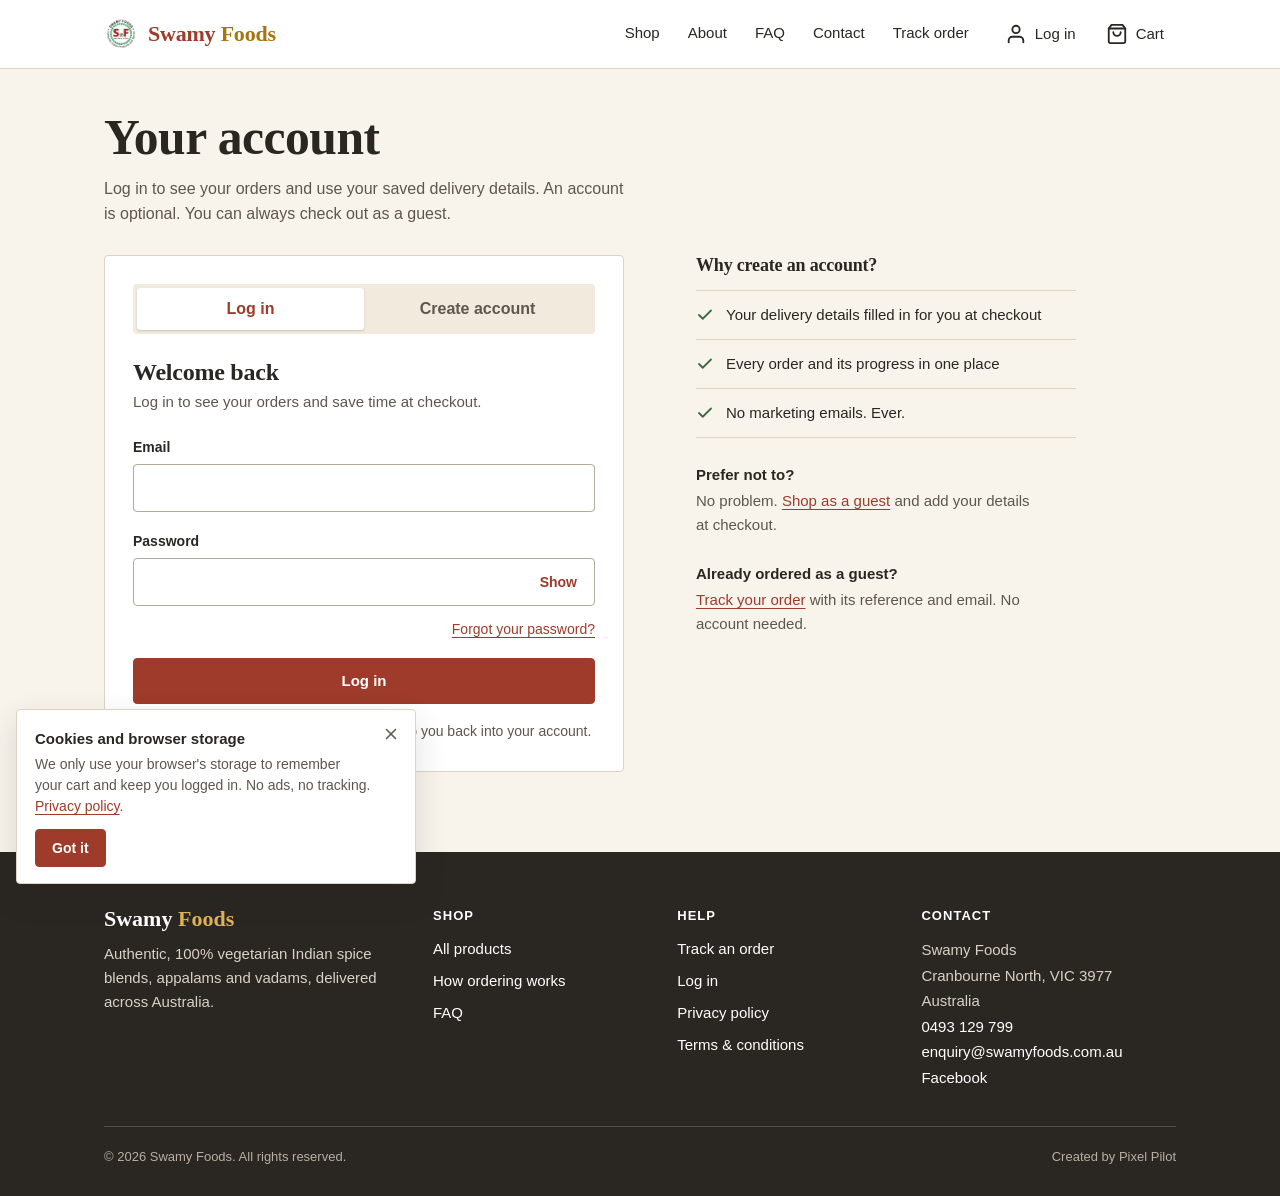
<file: account.html>
<!DOCTYPE html>

<html lang="en-AU">

<head>

<meta charset="UTF-8">

<meta name="viewport" content="width=device-width, initial-scale=1.0">

<title>Your account | Swamy Foods</title>

<meta name="description" content="Log in or create an account to see your Swamy Foods orders and save your delivery details.">

<meta name="robots" content="noindex, nofollow">

<meta name="theme-color" content="#9E3B2A">

<link rel="icon" href="favicon.ico" sizes="48x48">

<link rel="icon" href="favicon.svg" type="image/svg+xml">

<link rel="icon" href="favicon-32x32.png" type="image/png" sizes="32x32">

<link rel="icon" href="favicon-16x16.png" type="image/png" sizes="16x16">

<link rel="apple-touch-icon" href="apple-touch-icon.png" sizes="180x180">

<link rel="manifest" href="site.webmanifest">

<link rel="stylesheet" href="styles.css">

</head>

<body data-page="account">

<a class="skip-link" href="#main">Skip to main content</a>

<header class="site-header">

  <div class="wrap bar">

    <a class="brand" href="index.html" aria-label="Swamy Foods, home"><img src="logo.png" alt="Swamy Foods logo" width="34" height="34" onerror="this.remove()"><span>Swamy <em>Foods</em></span></a>

    <nav class="primary-nav" id="primaryNav" aria-label="Main">

      <ul>

        <li><a href="index.html#products">Shop</a></li>

        <li><a href="index.html#about">About</a></li>

        <li><a href="index.html#faq">FAQ</a></li>

        <li><a href="index.html#contact">Contact</a></li>

        <li><a href="track.html">Track order</a></li>

      </ul>

    </nav>

    <div class="tools">

      <a class="tool" id="navAccount" href="account.html" aria-label="Log in or create an account"><svg viewBox="0 0 24 24" fill="none" stroke="currentColor" stroke-width="2" stroke-linecap="round" stroke-linejoin="round" aria-hidden="true"><path d="M20 21v-2a4 4 0 0 0-4-4H8a4 4 0 0 0-4 4v2"/><circle cx="12" cy="7" r="4"/></svg><span class="tool-label" id="navAccountLabel">Log in</span></a>

      <a class="tool" id="navCart" href="cart.html" aria-label="Cart, empty"><svg viewBox="0 0 24 24" fill="none" stroke="currentColor" stroke-width="2" stroke-linecap="round" stroke-linejoin="round" aria-hidden="true"><path d="M6 2 3 6v14a2 2 0 0 0 2 2h14a2 2 0 0 0 2-2V6l-3-4z"/><line x1="3" y1="6" x2="21" y2="6"/><path d="M16 10a4 4 0 0 1-8 0"/></svg><span class="count" id="cartCount" data-n="0">0</span><span class="tool-label">Cart</span></a>

      <button class="menu-btn" id="menuBtn" type="button" aria-controls="primaryNav" aria-expanded="false" aria-label="Open menu"><svg viewBox="0 0 24 24" fill="none" stroke="currentColor" stroke-width="2" stroke-linecap="round" stroke-linejoin="round" aria-hidden="true"><line x1="3" y1="6" x2="21" y2="6"/><line x1="3" y1="12" x2="21" y2="12"/><line x1="3" y1="18" x2="21" y2="18"/></svg></button>

    </div>

  </div>

</header>

<main id="main">

<div class="wrap page">

<div class="page-head"><h1>Your account</h1><p id="accountIntro">Log in to see your orders and saved delivery details, or create an account.</p></div>

<div id="accountRoot"><noscript><p>Please turn on JavaScript to use this page, or call 0493 129 799.</p></noscript></div>

</div>

</main>

<footer class="site-footer">

  <div class="wrap">

    <div class="footer-grid">

      <div><div class="footer-brand">Swamy <em>Foods</em></div><p class="footer-about">Authentic, 100% vegetarian Indian spice blends, appalams and vadams, delivered across Australia.</p></div>

      <div><h3>Shop</h3><ul><li><a href="index.html#products">All products</a></li><li><a href="index.html#how">How ordering works</a></li><li><a href="index.html#faq">FAQ</a></li></ul></div>

      <div><h3>Help</h3><ul><li><a href="track.html">Track an order</a></li><li><a href="account.html">Log in</a></li><li><a href="privacy.html">Privacy policy</a></li><li><a href="terms.html">Terms &amp; conditions</a></li></ul></div>

      <div><h3>Contact</h3><address>Swamy Foods<br>Cranbourne North, VIC 3977<br>Australia<br><a href="tel:+61493129799">0493 129 799</a><br><a href="mailto:enquiry@swamyfoods.com.au">enquiry@swamyfoods.com.au</a><br><a data-facebook href="https://www.facebook.com/SwamyFoodsAus/" target="_blank" rel="noopener">Facebook</a></address></div>

    </div>

    <div class="legal-line"><span>© <span data-year>2026</span> Swamy Foods. All rights reserved.</span><span>Created by Pixel Pilot</span></div>

  </div>

</footer>

<script src="config.js"></script>

<script src="app.js"></script>

</body>

</html>
</file>
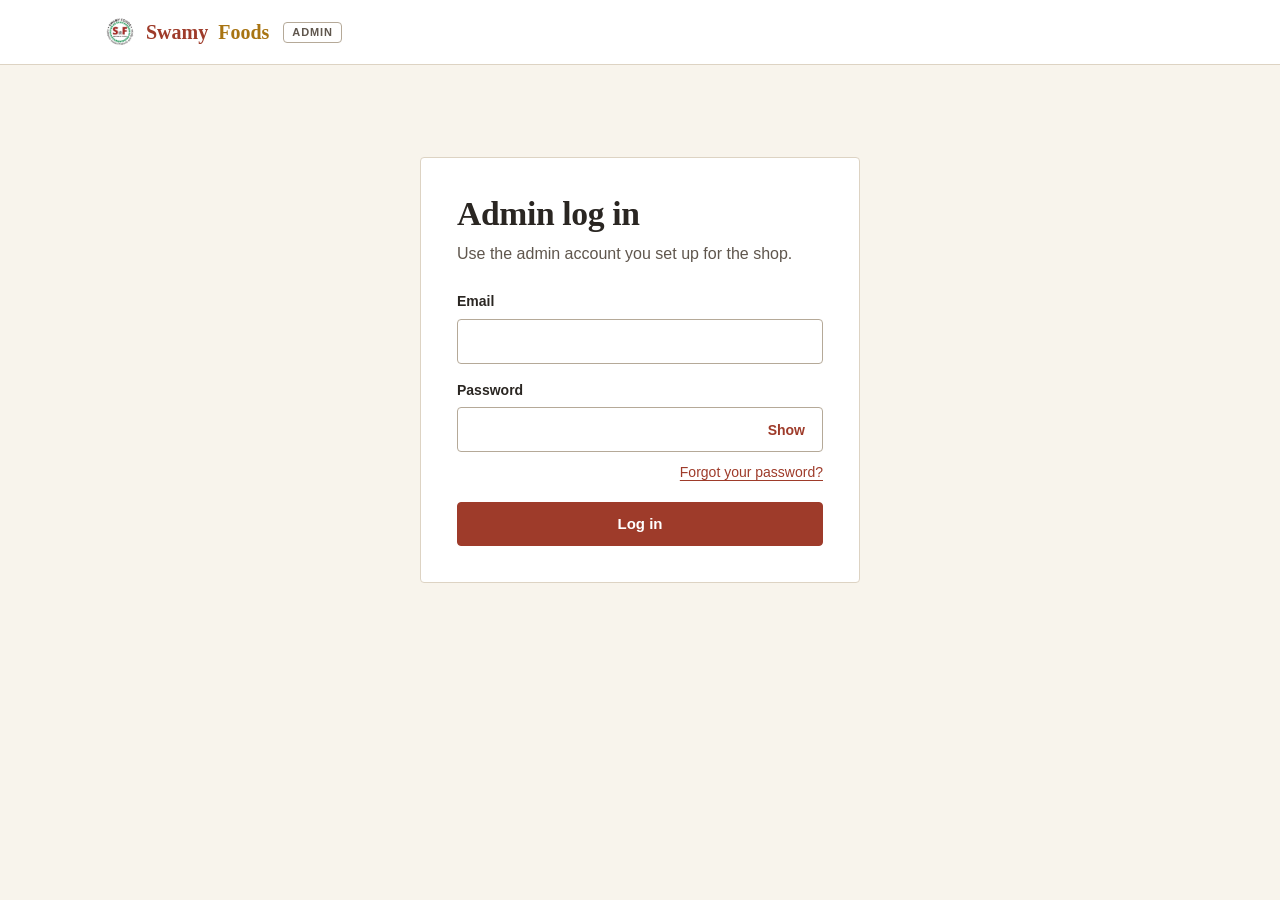
<file: admin.html>
<!DOCTYPE html>
<html lang="en-AU">
<head>
<meta charset="UTF-8">
<meta name="viewport" content="width=device-width, initial-scale=1.0">
<meta name="robots" content="noindex, nofollow">
<meta name="theme-color" content="#A13E2D">
<title>Swamy Foods | Admin</title>
<meta name="description" content="Swamy Foods admin: manage orders, invoices, products and stock.">
<link rel="icon" href="favicon.ico" sizes="48x48">
<link rel="icon" href="favicon.svg" type="image/svg+xml">
<link rel="icon" href="favicon-32x32.png" type="image/png" sizes="32x32">
<link rel="icon" href="favicon-16x16.png" type="image/png" sizes="16x16">
<link rel="apple-touch-icon" href="apple-touch-icon.png" sizes="180x180">
<link rel="manifest" href="site.webmanifest">
<style>
 :root{
   --bg:#F8F4EC; --surface:#FFFFFF; --tint:#F1EADD; --ink:#2A2622; --ink-2:#5F564D;
   --line:#DDD3C3; --line-strong:#B5A998; --brand:#9E3B2A; --brand-dark:#7F2F20; --accent:#A87412;
   --ok:#3D6A43; --warn:#8C5E0A; --err:#A32D1E; --info:#1D5A87;
   --sans:-apple-system,BlinkMacSystemFont,"Segoe UI",Roboto,"Helvetica Neue",Arial,sans-serif;
   --serif:Georgia,"Iowan Old Style","Palatino Linotype","Times New Roman",serif;
   --r:4px;
 }
 *,*::before,*::after{ box-sizing:border-box; }
 *{ margin:0; }
 html{ -webkit-text-size-adjust:100%; scroll-padding-top:130px; scroll-padding-bottom:210px; }  /* keep room clear of the sticky header and the bottom action bar when the page scrolls to a control */
 body{ font:16px/1.55 var(--sans); background:var(--bg); color:var(--ink); min-height:100vh; -webkit-font-smoothing:antialiased; }
 a{ color:var(--brand); text-underline-offset:3px; }
 :focus-visible{ outline:2px solid var(--brand); outline-offset:2px; }
 [hidden]{ display:none!important; }
 @media (prefers-reduced-motion:reduce){ *{ transition:none!important; animation:none!important; } }

 .skip-link{ position:absolute; left:12px; top:-60px; background:var(--ink); color:#fff; padding:10px 16px; border-radius:var(--r); z-index:2000; text-decoration:none; }
 .skip-link:focus{ top:12px; }
 header{ position:sticky; top:0; z-index:50; background:var(--surface); border-bottom:1px solid var(--line); }
 .bar{ max-width:1120px; margin:0 auto; padding:0 24px; min-height:64px; display:flex; align-items:center; justify-content:space-between; gap:16px; flex-wrap:wrap; }
 .logo{ display:flex; align-items:center; gap:10px; font:600 1.25rem/1 var(--serif); color:var(--brand); text-decoration:none; }
 .logo span{ color:var(--accent); }
 .logo img{ width:32px; height:32px; object-fit:contain; }
 .logo small{ font:600 .6875rem/1 var(--sans); letter-spacing:.08em; text-transform:uppercase; color:var(--ink-2); border:1px solid var(--line-strong); border-radius:var(--r); padding:4px 8px; margin-left:4px; }
 .who{ display:flex; align-items:center; gap:16px; font-size:.875rem; color:var(--ink-2); flex-wrap:wrap; }
 .tabs{ max-width:1120px; margin:0 auto; padding:0 24px; display:flex; gap:28px; overflow-x:auto; }
 .tabs button{ cursor:pointer; background:none; border:0; border-bottom:2px solid transparent; padding:14px 0 12px; font:500 .9375rem var(--sans); color:var(--ink-2); white-space:nowrap; }
 .tabs button:hover{ color:var(--ink); }
 .tabs button[aria-selected="true"]{ color:var(--brand); border-bottom-color:var(--brand); font-weight:600; }
 .pill{ display:inline-block; background:var(--brand); color:#fff; font-size:.6875rem; font-weight:700; border-radius:9px; padding:1px 7px; margin-left:6px; }

 main{ max-width:1120px; margin:0 auto; padding:36px 24px 96px; }
 h1{ font:600 clamp(1.6rem,1.2rem + 1.2vw,2.1rem)/1.2 var(--serif); letter-spacing:-.01em; margin-bottom:6px; }
 h2{ font:600 1.25rem/1.25 var(--serif); }
 .lead{ color:var(--ink-2); font-size:1rem; margin-bottom:24px; max-width:64ch; }
 .center-box{ max-width:440px; margin:56px auto; background:var(--surface); border:1px solid var(--line); border-radius:var(--r); padding:36px; }
 .center-box h1{ margin-bottom:8px; }
 .back-link{ cursor:pointer; background:none; border:0; padding:4px 0; margin-bottom:6px; font:600 .9375rem var(--sans); color:var(--brand); text-decoration:underline; text-underline-offset:3px; }

 .btn{ display:inline-flex; align-items:center; justify-content:center; gap:8px; cursor:pointer; min-height:44px; padding:0 22px; background:var(--brand); color:#fff; border:1px solid var(--brand); border-radius:var(--r); font:600 .9375rem/1.2 var(--sans); text-decoration:none; transition:background .15s; }
 .btn:hover{ background:var(--brand-dark); border-color:var(--brand-dark); color:#fff; }
 .btn.alt{ background:transparent; color:var(--brand); }
 .btn.alt:hover{ background:var(--brand); color:#fff; }
 .btn.danger{ background:transparent; color:var(--err); border-color:#D2A39B; }
 .btn.danger:hover{ background:var(--err); border-color:var(--err); color:#fff; }
 .btn.sm{ min-height:36px; padding:0 14px; font-size:.875rem; }
 .btn.block{ display:flex; width:100%; }
 .btn:disabled{ opacity:.5; cursor:not-allowed; }
 .link-btn{ cursor:pointer; background:none; border:0; padding:2px 0; color:var(--brand); font:600 .875rem var(--sans); text-decoration:underline; text-underline-offset:3px; }

 .badge{ display:inline-flex; align-items:center; gap:7px; font-size:.8125rem; font-weight:600; white-space:nowrap; }
 .badge::before{ content:""; width:8px; height:8px; border-radius:50%; background:currentColor; }
 .badge.in{ color:var(--ok); } .badge.low{ color:var(--warn); } .badge.out{ color:var(--err); } .badge.made{ color:var(--info); } .badge.off{ color:var(--ink-2); }

 .toolbar{ display:flex; gap:12px; flex-wrap:wrap; align-items:center; margin-bottom:16px; }
 .toolbar input[type="search"]{ flex:1; min-width:220px; }
 .chips{ display:flex; gap:8px; flex-wrap:wrap; margin-bottom:20px; }
 .chip{ cursor:pointer; background:var(--surface); border:1px solid var(--line-strong); border-radius:var(--r); padding:0 14px; min-height:38px; font:500 .875rem var(--sans); color:var(--ink); }
 .chip:hover{ border-color:var(--brand); }
 .chip[aria-pressed="true"]{ background:var(--brand); border-color:var(--brand); color:#fff; }
 .chip b{ font-weight:600; margin-left:6px; opacity:.8; }

 .panel{ background:var(--surface); border:1px solid var(--line); border-radius:var(--r); }
 .table-scroll{ overflow-x:auto; -webkit-overflow-scrolling:touch; position:relative; }   /* position:relative keeps hidden (screen-reader) text inside the scroll area */
 table.tbl{ width:100%; border-collapse:collapse; font-size:.9375rem; }
 .tbl th,.tbl td{ padding:14px 16px; text-align:left; border-bottom:1px solid var(--line); vertical-align:middle; }
 .tbl th{ font-size:.75rem; letter-spacing:.06em; text-transform:uppercase; color:var(--ink-2); font-weight:600; background:#FBF8F2; white-space:nowrap; }
 .tbl tbody tr:last-child td{ border-bottom:0; }
 .tbl tbody tr.click{ cursor:pointer; }
 .tbl tbody tr.click:hover{ background:#FBF8F2; }
 .tbl td.num,.tbl th.num{ text-align:right; white-space:nowrap; }
 .ref{ font:600 1rem var(--serif); color:var(--brand); letter-spacing:.02em; }
 .sub{ font-size:.8125rem; color:var(--ink-2); }
 .empty{ text-align:center; padding:56px 16px; color:var(--ink-2); }
 .empty strong{ display:block; color:var(--ink); font:600 1.125rem var(--serif); margin-bottom:6px; }

 .field{ margin-bottom:16px; }
 .field label{ display:block; margin-bottom:6px; font-size:.875rem; font-weight:600; }
 .field .opt{ font-weight:400; color:var(--ink-2); }
 input[type="text"],input[type="email"],input[type="password"],input[type="search"],input[type="number"],select,textarea{
   width:100%; min-height:44px; padding:9px 12px; font:inherit; color:var(--ink); background:var(--surface); border:1px solid var(--line-strong); border-radius:var(--r); transition:border-color .15s, box-shadow .15s; }
 textarea{ min-height:84px; resize:vertical; }
 input:hover,select:hover,textarea:hover{ border-color:var(--ink-2); }
 input:focus,select:focus,textarea:focus{ outline:0; border-color:var(--brand); box-shadow:0 0 0 3px rgba(158,59,42,.16); }
 input[aria-invalid="true"],select[aria-invalid="true"],textarea[aria-invalid="true"]{ border-color:var(--err); background:#FFFAF9; }
 .row2{ display:grid; grid-template-columns:1fr 1fr; gap:0 16px; }
 .row3{ display:grid; grid-template-columns:2fr 1fr 1fr; gap:0 16px; }
 .check{ display:flex; align-items:center; gap:10px; font-size:.9375rem; }
 .check input{ width:18px; height:18px; min-height:0; accent-color:var(--brand); }
 .form-error,.form-ok{ padding:12px 16px; border-left:4px solid var(--err); background:#FBE9E6; color:#6f2017; border-radius:0 var(--r) var(--r) 0; font-size:.9375rem; margin:14px 0; }
 .form-ok{ border-left-color:var(--ok); background:#E8F0E6; color:#27472c; }
 .field-error{ display:flex; gap:7px; color:var(--err); font-size:.875rem; line-height:1.4; margin-top:6px; }
 .field-error::before{ content:"!"; flex:0 0 16px; height:16px; margin-top:1px; border-radius:50%; background:var(--err); color:#fff; font:700 .6875rem/16px var(--sans); text-align:center; }
 .hint{ font-size:.8125rem; color:var(--ink-2); margin-top:6px; }

 .loading-block{ display:flex; align-items:center; gap:12px; padding:36px 0; color:var(--ink-2); }
 .spinner{ display:inline-block; width:18px; height:18px; border:2.5px solid var(--line); border-top-color:var(--brand); border-radius:50%; animation:spin .8s linear infinite; flex:none; }
 @keyframes spin{ to{ transform:rotate(360deg); } }
 .btn.is-loading::before{ content:""; width:14px; height:14px; border:2px solid rgba(255,255,255,.45); border-top-color:#fff; border-radius:50%; animation:spin .8s linear infinite; }
 .btn.alt.is-loading::before{ border-color:rgba(158,59,42,.3); border-top-color:var(--brand); }

 /* order and invoice pages */
 .order-layout{ display:grid; grid-template-columns:minmax(0,1fr) 320px; gap:32px; align-items:start; }
 .order-side{ display:grid; gap:16px; }
 .box{ background:var(--surface); border:1px solid var(--line); border-radius:var(--r); padding:18px 20px; }
 .box h3{ font:600 .75rem/1.2 var(--sans); letter-spacing:.08em; text-transform:uppercase; color:var(--ink-2); margin-bottom:10px; }
 .box p{ font-size:.9375rem; }
 .note-box{ padding:12px 16px; border-left:4px solid var(--accent); background:#FAF0DA; color:#5d3f08; border-radius:0 var(--r) var(--r) 0; font-size:.9375rem; }
 .items td input{ width:76px; text-align:center; padding:6px 8px; min-height:38px; }
 .items td.short{ color:var(--err); font-weight:600; }
 .items td.ok{ color:var(--ink-2); }
 .money-in{ display:flex; align-items:center; gap:8px; }
 .money-in input{ width:120px; }
 .grid2{ display:grid; grid-template-columns:1fr 1fr; gap:24px; }
 .totals{ margin-left:auto; max-width:340px; margin-top:20px; }
 .totals div{ display:flex; justify-content:space-between; gap:20px; padding:5px 0; font-size:.9375rem; }
 .totals .grand{ font:600 1.25rem var(--serif); border-top:1px solid var(--ink); margin-top:8px; padding-top:12px; }
 .totals .gst{ font-size:.8125rem; color:var(--ink-2); }
 .dlg-foot{ position:sticky; bottom:0; z-index:40; display:flex; gap:10px; flex-wrap:wrap; align-items:center; margin:32px -24px -96px; padding:14px 24px calc(14px + env(safe-area-inset-bottom)); background:var(--surface); border-top:1px solid var(--line); }
 .dlg-foot .grow{ flex:1; }
 .invoice-frame{ width:100%; height:68vh; min-height:420px; border:1px solid var(--line); border-radius:var(--r); background:#fff; }
 @media (max-width:960px){ .order-layout{ grid-template-columns:minmax(0,1fr); } .order-side{ order:-1; } }
 .order-main{ min-width:0; }

 .danger-zone{ margin-top:36px; padding:20px; border:1px solid #D2A39B; border-radius:var(--r); background:#FFF8F7; }
 .danger-zone h2{ font-size:1.0625rem; color:var(--err); }
 .confirm-panel{ margin-top:6px; padding:18px 20px; background:#fff; border:1px solid var(--err); border-radius:var(--r); scroll-margin-bottom:120px; }
 .confirm-panel h3{ font:600 1.125rem var(--serif); margin-bottom:10px; }
 .confirm-list{ margin:0 0 16px 20px; font-size:.9375rem; line-height:1.6; }
 .confirm-list li{ margin-bottom:8px; }
 .confirm-list li.warn{ color:#6f2017; }

 .sr-only{ position:absolute; width:1px; height:1px; overflow:hidden; clip:rect(0 0 0 0); white-space:nowrap; }
 .items tr.removed td{ background:#FBF3F1; color:var(--ink-2); }
 .items tr.removed td:nth-child(-n+3){ text-decoration:line-through; }
 .add-line{ margin-top:20px; padding:18px 20px; background:var(--surface); border:1px solid var(--line); border-radius:var(--r); }
 .add-line h3{ font:600 1.0625rem var(--serif); margin-bottom:14px; }
 .add-grid{ display:grid; grid-template-columns:minmax(0,1.5fr) minmax(0,2.4fr) 84px auto; gap:0 12px; align-items:end; }
 .add-grid select{ font-size:.875rem; }
 .add-grid .field{ margin-bottom:0; }
 .add-btn-cell .btn{ width:100%; }
 @media (max-width:760px){ .add-grid{ grid-template-columns:1fr 1fr; gap:14px; } .add-grid .field:nth-child(-n+2){ grid-column:1 / -1; } .add-btn-cell .btn{ width:100%; } }

 .pw{ position:relative; }
 .pw input{ padding-right:78px; }
 .pw-toggle{ position:absolute; right:6px; top:50%; transform:translateY(-50%); min-height:34px; padding:0 12px; background:none; border:0; border-radius:var(--r); color:var(--brand); font:600 .875rem var(--sans); cursor:pointer; }
 .pw-toggle:hover{ background:var(--tint); }
 .forgot-link{ margin:-6px 0 18px; text-align:right; font-size:.875rem; }

 /* products and settings */
 .pgroup{ margin:32px 0 10px; font:600 1.25rem var(--serif); padding-bottom:10px; border-bottom:1px solid var(--ink); }
 details.pcard{ background:var(--surface); border:1px solid var(--line); border-radius:var(--r); margin-bottom:10px; }
 details.pcard > summary{ cursor:pointer; list-style:none; padding:16px 20px; display:flex; align-items:center; gap:12px; flex-wrap:wrap; }
 details.pcard > summary::-webkit-details-marker{ display:none; }
 details.pcard > summary::before{ content:"+"; color:var(--brand); font-weight:700; width:14px; }
 details.pcard[open] > summary::before{ content:"–"; }
 .pname{ font-weight:600; }
 .psizes{ font-size:.8125rem; color:var(--ink-2); margin-left:auto; text-align:right; }
 .pbody{ padding:6px 20px 20px; border-top:1px solid var(--line); }
 .vtable{ width:100%; border-collapse:collapse; margin:10px 0; }
 .vtable th{ font-size:.75rem; letter-spacing:.06em; text-transform:uppercase; color:var(--ink-2); text-align:left; padding:6px; font-weight:600; }
 .vtable td{ padding:6px; vertical-align:middle; }
 .vtable input[type="text"],.vtable input[type="number"]{ min-height:40px; padding:7px 10px; }
 .actions{ display:flex; gap:10px; flex-wrap:wrap; margin-top:16px; align-items:center; }
 .radio{ display:flex; gap:12px; align-items:flex-start; padding:16px; border:1px solid var(--line-strong); border-radius:var(--r); background:var(--surface); margin-bottom:12px; cursor:pointer; }
 .radio:has(input:checked){ border-color:var(--brand); box-shadow:inset 0 0 0 1px var(--brand); }
 .radio input{ margin-top:4px; accent-color:var(--brand); }
 .radio b{ display:block; }
 .radio span{ font-size:.875rem; color:var(--ink-2); }
 .toast{ position:fixed; left:50%; bottom:24px; transform:translateX(-50%); z-index:1000; background:var(--ink); color:#fff; padding:12px 18px; border-radius:var(--r); font-size:.9375rem; max-width:min(92vw,460px); text-align:center; box-shadow:0 12px 32px rgba(42,38,34,.25); }

 @media (max-width:1024px){ main{ padding:28px 20px 96px; } .tbl th,.tbl td{ padding:12px 10px; } .dlg-foot{ margin-left:-20px; margin-right:-20px; padding-left:20px; padding-right:20px; } }
 @media (max-width:700px){
   .grid2,.row2,.row3{ grid-template-columns:1fr; }
   .tbl .hide-sm{ display:none; }
   .psizes{ margin-left:0; text-align:left; flex-basis:100%; }
   .vtable,.vtable tbody,.vtable tr,.vtable td{ display:block; }
   .vtable thead{ display:none; }
   .vtable tr{ border:1px solid var(--line); border-radius:var(--r); padding:10px; margin-bottom:10px; background:var(--bg); }
   .vtable td::before{ content:attr(data-l); display:block; font-size:.75rem; color:var(--ink-2); }
 }
 @media (max-width:480px){
   .bar{ padding:8px 16px; } .tabs{ padding:0 16px; gap:20px; } main{ padding:22px 16px 96px; }
   .logo small{ display:none; } .center-box{ margin:24px 0; padding:24px 18px; }
   .dlg-foot{ margin-left:-16px; margin-right:-16px; padding-left:16px; padding-right:16px; } .dlg-foot .btn{ flex:1 1 auto; }
 }
</style>
</head>
<body data-page="admin">
<a class="skip-link" href="#main">Skip to main content</a>
<header>
 <div class="bar">
   <a class="logo" href="admin.html"><img src="logo.png" alt="Swamy Foods logo" width="34" height="34" onerror="this.remove()">Swamy <span>Foods</span><small>Admin</small></a>
   <div class="who" id="who" hidden>
     <span id="whoEmail"></span>
     <a href="index.html">View shop</a>
     <button class="btn alt sm" type="button" id="btnLogout">Log out</button>
   </div>
 </div>
 <div class="tabs" id="tabs" role="tablist" hidden>
   <button type="button" role="tab" data-tab="orders" aria-selected="true">Orders <span class="pill" id="newPill" hidden>0</span></button>
   <button type="button" role="tab" data-tab="products" aria-selected="false">Products & stock</button>
   <button type="button" role="tab" data-tab="settings" aria-selected="false">Settings</button>
 </div>
</header>
<main id="main"></main>
<div id="orderDlg" hidden></div>
<div id="invoiceDlg" hidden></div>
<div id="toast" class="toast" role="status" aria-live="polite" hidden></div>

<script src="config.js"></script>
<script src="app.js"></script>
<script>
/* =====================================================================
  SWAMY FOODS - ADMIN
  Everything here talks to the database through the admin_* functions in
  schema.sql, which refuse anyone who is not in the "admins" table. So even
  though this page is public, nobody can use it without an admin login.
  ===================================================================== */
(function(){
 "use strict";
 const { h, fmtMoney, fmtDate, esc } = SwamyUtil;
 const $ = s => document.querySelector(s);
 const main = $("#main");

 const STATUS = {
   submitted:{ label:"New",          cls:"made" },
   confirmed:{ label:"Confirmed",    cls:"in" },
   invoiced: { label:"Invoice sent", cls:"low" },
   paid:     { label:"Paid",         cls:"in" },
   shipped:  { label:"Shipped",      cls:"in" },
   cancelled:{ label:"Cancelled",    cls:"out" }
 };
 const STATUS_ORDER = ["submitted","confirmed","invoiced","paid","shipped","cancelled"];
 const EDITABLE = ["submitted","confirmed","invoiced"];

 const state = { flash:"", view:null, curOrder:null, authed:false, tab:"orders", orders:null, filter:"all", q:"", catalog:null, settings:null, openIds:new Set(), addingProduct:false, prodQ:"" };

 /* ------------------------------ helpers ------------------------------ */
 let toastTimer = null;
 function toast(msg, ms){
   const t = $("#toast");
   t.textContent = msg; t.hidden = false;
   clearTimeout(toastTimer);
   toastTimer = setTimeout(() => { t.hidden = true; }, ms || 3200);
 }
 const loading = text => h("div", { class:"loading-block", role:"status" },
   h("span", { class:"spinner", "aria-hidden":"true" }), text || "Loading…");
 function fieldE(label, input, name, wrap){
   const holder = h("p", { class:"field-error", id:"err-" + name, hidden:true });
   input.setAttribute("aria-describedby", "err-" + name);
   input.addEventListener("input", () => { input.removeAttribute("aria-invalid"); holder.hidden = true; });
   return h("div", { class:"field" }, tie(h("label", null, label), input), wrap || input, holder);
 }
 function markErr(input, msg){
   input.setAttribute("aria-invalid", "true");
   const wrap = input.closest(".field");
   const holder = wrap && wrap.querySelector(".field-error");
   if (holder){ holder.textContent = msg; holder.hidden = false; }
 }
 function errBox(msg){ return h("div", { class:"form-error", role:"alert" }, msg); }
 function badge(status){
   const s = STATUS[status] || { label:status, cls:"off" };
   return h("span", { class:"badge " + s.cls }, s.label);
 }
 const num = v => Math.round((Number(v) || 0) * 100) / 100;
 async function copyText(text, okMsg){
   try { await navigator.clipboard.writeText(text); toast(okMsg || "Copied."); }
   catch (e){
     const ta = h("textarea", { style:"position:fixed;left:-9999px" }, text);
     document.body.appendChild(ta); ta.select();
     try { document.execCommand("copy"); toast(okMsg || "Copied."); } catch (e2){ toast("Couldn't copy. Select the text and copy it by hand."); }
     ta.remove();
   }
 }
 // The order and invoice screens are full pages (not pop-ups). dlg only says which one.
 function dlgShow(dlg, title, body, foot){
   const kind = dlg.id === "invoiceDlg" ? "invoice" : "order";
   state.view = kind;
   const back = h("button", { class:"back-link", type:"button", id:"backLink", onclick:() => closeView(dlg) }, "← " + (kind === "invoice" ? "Back to order" : "Back to orders"));
   main.replaceChildren(...[back, h("h1", { id:dlg.id + "Title" }, title), body, foot].filter(Boolean));
   window.scrollTo(0, 0);
 }
 function closeView(dlg){
   if (dlg.id === "invoiceDlg" && state.curOrder) { drawOrder(state.curOrder); return; }
   go("#/orders");
 }
 let uid = 0;
 // ties a visible label to its control, so screen readers announce it and clicking the label focuses the field
 function tie(labelEl, ctl){
   const el = ctl && (ctl.matches && ctl.matches("input,select,textarea") ? ctl : (ctl.querySelector ? ctl.querySelector("input,select,textarea") : null));
   if (!el) return labelEl;
   if (!el.id) el.id = "af" + (++uid);
   labelEl.setAttribute("for", el.id);
   return labelEl;
 }
 function field(label, input, opt){
   return h("div", { class:"field" }, tie(h("label", null, label, opt ? h("span", { class:"opt" }, " (" + opt + ")") : null), input), input);
 }
 const txt = (name, value, extra) => h("input", Object.assign({ type:"text", name, value:value == null ? "" : value, autocomplete:"off" }, extra || {}));

 /* ------------------------------ sign in ------------------------------ */
 function setChrome(on){
   $("#tabs").hidden = !on;
   $("#who").hidden = !on;
   if (on) $("#whoEmail").textContent = (SB.auth.getUser() || {}).email || "";
 }
 function showMessage(title, text, actions){
   setChrome(false);
   main.replaceChildren(h("div", { class:"center-box" }, h("h1", null, title), h("p", { class:"lead" }, text), actions || null));
 }
 function showLogin(msg){
   setChrome(false);
   const err = h("div", { class:"form-error", role:"alert", hidden:true });
   if (msg){ err.textContent = msg; err.hidden = false; }
   const btn = h("button", { class:"btn block", type:"submit" }, "Log in");
   const emailIn = h("input", { type:"email", name:"email", autocomplete:"username" });
   const pwIn = h("input", { type:"password", name:"password", autocomplete:"current-password" });
   const pwToggle = h("button", { class:"pw-toggle", type:"button", "aria-pressed":"false", "aria-label":"Show password" }, "Show");
   pwToggle.addEventListener("click", () => {
     const show = pwIn.type === "password";
     pwIn.type = show ? "text" : "password";
     pwToggle.textContent = show ? "Hide" : "Show";
     pwToggle.setAttribute("aria-pressed", String(show));
     pwToggle.setAttribute("aria-label", show ? "Hide password" : "Show password");
     pwIn.focus();
   });
   const pwWrap = h("div", { class:"pw" }, pwIn, pwToggle);
   const form = h("form", { novalidate:true }, fieldE("Email", emailIn, "email"), fieldE("Password", pwIn, "password", pwWrap), h("p", { class:"forgot-link" }, h("a", { href:"account.html#forgot", id:"adminForgot" }, "Forgot your password?")), err, btn);
   let working = false;
   form.addEventListener("submit", async ev => {
     ev.preventDefault();
     if (working) return;
     err.hidden = true;
     const email = emailIn.value.trim(), pw = pwIn.value;
     let first = null;
     if (!email){ markErr(emailIn, "Enter your email address."); first = emailIn; }
     if (!pw){ markErr(pwIn, "Enter your password."); first = first || pwIn; }
     if (first){ first.focus(); return; }
     working = true; btn.disabled = true; btn.classList.add("is-loading"); btn.textContent = "Logging in…";
     try { await SB.auth.signIn(email, pw); await boot(); }
     catch (e){
       working = false; btn.disabled = false; btn.classList.remove("is-loading"); btn.textContent = "Log in";
       err.textContent = /invalid login/i.test(e.message) ? "That email and password don't match." : e.message;
       err.hidden = false;
     }
   });
   main.replaceChildren(h("div", { class:"center-box" }, h("h1", null, "Admin log in"),
     h("p", { class:"lead" }, "Use the admin account you set up for the shop."), form));
 }
 async function boot(){
   if (!SB.configured){
     return showMessage("Not connected yet",
       "Open config.js and paste your Supabase project URL and anon key, then reload this page.");
   }
   if (!SB.auth.getSession()) return showLogin();
   let ok;
   try { ok = await SB.rpc("is_admin", {}); }
   catch (e){
     if (e.code === "network") return showMessage("Can't reach the server", e.message,
       h("button", { class:"btn", type:"button", onclick:boot }, "Try again"));
     return showLogin("Please log in again.");
   }
   if (ok !== true){
     return showMessage("This account isn't an admin",
       "You're logged in as " + ((SB.auth.getUser() || {}).email || "") + ", but that account hasn't been given admin access. See the setup guide, step 5.",
       h("button", { class:"btn alt", type:"button", onclick:async () => { await SB.auth.signOut(); showLogin(); } }, "Log out"));
   }
   setChrome(true);
   state.authed = true;
   route();
 }
 $("#btnLogout").addEventListener("click", async () => { await SB.auth.signOut(); state.orders = null; state.authed = false; state.view = null; showLogin(); });
 document.querySelectorAll("#tabs button").forEach(b => b.addEventListener("click", () => go("#/" + b.dataset.tab)));
 function showTab(tab){
   state.tab = tab;
   state.view = null;
   document.querySelectorAll("#tabs button").forEach(b => b.setAttribute("aria-selected", String(b.dataset.tab === tab)));
   if (tab === "orders") ordersView();
   else if (tab === "products") productsView();
   else settingsView();
 }
 function route(){
   if (!state.authed) return;
   const m = location.hash.match(/^#\/order\/([0-9a-f-]{36})$/i);
   if (m) {
     state.tab = "orders";
     document.querySelectorAll("#tabs button").forEach(b => b.setAttribute("aria-selected", String(b.dataset.tab === "orders")));
     openOrder(m[1]);
     return;
   }
   const t = (location.hash.match(/^#\/(orders|products|settings)$/) || [])[1] || state.tab || "orders";
   showTab(t);
 }
 function go(hash){ if (location.hash === hash) route(); else location.hash = hash; }
 window.addEventListener("hashchange", route);

 /* ------------------------------ ORDERS ------------------------------ */
 async function loadOrders(silent){
   try {
     state.orders = await SB.rpc("admin_list_orders", {});
     const n = state.orders.filter(o => o.status === "submitted").length;
     const pill = $("#newPill");
     pill.textContent = n; pill.hidden = n === 0;
     return true;
   } catch (e){
     if (!silent) toast(e.message, 5000);
     return false;
   }
 }
 async function ordersView(){
   main.replaceChildren(loading("Loading orders…"));
   await loadOrders();
   drawOrders();
 }
 function drawOrders(){
   if (state.tab !== "orders" || state.view) return;
   const flashMsg = state.flash; state.flash = "";
   const all = state.orders || [];
   const counts = { all:all.length };
   STATUS_ORDER.forEach(s => { counts[s] = all.filter(o => o.status === s).length; });
   const q = state.q.trim().toLowerCase();
   const rows = all.filter(o =>
     (state.filter === "all" || o.status === state.filter) &&
     (!q || [o.ref, o.customer_name, o.customer_email, o.customer_phone, o.invoice_no, o.suburb, o.postcode]
             .some(x => String(x || "").toLowerCase().includes(q))));

   const search = h("input", { type:"search", placeholder:"Search name, email, phone, order or invoice number", value:state.q, "aria-label":"Search orders" });
   search.addEventListener("input", () => {
     state.q = search.value;
     const pos = search.selectionStart;
     drawOrders();
     const again = $("#main input[type=search]");
     if (again){ again.focus(); try { again.setSelectionRange(pos, pos); } catch (e){} }
   });
   const chips = h("div", { class:"chips" }, ["all"].concat(STATUS_ORDER).map(s =>
     h("button", { class:"chip", type:"button", "aria-pressed":String(state.filter === s),
                   onclick:() => { state.filter = s; drawOrders(); } },
       s === "all" ? "All" : STATUS[s].label, h("b", null, String(counts[s])))));

   let body;
   if (!all.length){
     body = h("div", { class:"empty" }, h("strong", null, "No orders yet"), "Orders customers send will appear here.");
   } else if (!rows.length){
     body = h("div", { class:"empty" }, h("strong", null, "Nothing matches"), "Try a different search or filter.");
   } else {
     body = h("div", { class:"table-scroll" }, h("table", { class:"tbl" },
       h("thead", null, h("tr", null,
         h("th", null, "Order"), h("th", { class:"hide-sm" }, "Placed"), h("th", null, "Customer"),
         h("th", { class:"num hide-sm" }, "Items"), h("th", { class:"num" }, "Total"), h("th", null, "Status"))),
       h("tbody", null, rows.map(o =>
         h("tr", { class:"click", onclick:() => go("#/order/" + o.id) },
           h("td", null,
             h("button", { class:"link-btn ref", type:"button", style:"text-decoration:none", onclick:e => { e.stopPropagation(); go("#/order/" + o.id); } }, o.ref),
             o.invoice_no ? h("div", { class:"sub" }, o.invoice_no) : null),
           h("td", { class:"hide-sm" }, fmtDate(o.created_at)),
           h("td", null, o.customer_name, h("div", { class:"sub" }, o.suburb + " " + o.state + " " + o.postcode)),
           h("td", { class:"num hide-sm" }, String(o.items_count)),
           h("td", { class:"num" }, fmtMoney(o.total)),
           h("td", null, badge(o.status)))))));
   }
   main.replaceChildren(
     h("h1", null, "Orders"),
     h("div", { class: flashMsg ? "form-ok" : "", role:"status", hidden: !flashMsg, style:"margin:0 0 16px" }, flashMsg),
     h("p", { class:"lead" }, "Open an order to check stock, adjust it, add delivery and send the invoice."),
     h("div", { class:"toolbar" }, search,
       h("button", { class:"btn alt sm", type:"button", onclick:async () => { await loadOrders(); drawOrders(); toast("Orders refreshed."); } }, "Refresh")),
     chips, h("div", { class:"panel" }, body));
 }

 async function ensureSettings(){
   if (state.settings) return state.settings;
   state.settings = await SB.rpc("admin_get_settings", {});
   return state.settings;
 }

 async function openOrder(id){
   const dlg = $("#orderDlg");
   dlgShow(dlg, "Order", loading("Loading order…"));
   try {
     const [ord] = await Promise.all([SB.rpc("admin_get_order", { p_id:id }), ensureSettings().catch(() => null), loadCatalog().catch(() => null)]);
     drawOrder(ord);
   } catch (e){
     dlgShow(dlg, "Order", errBox(e.message));
   }
 }

 function drawOrder(ord){
   const dlg = $("#orderDlg");
   state.curOrder = ord;
   const st = state.settings || {};
   const editable = EDITABLE.includes(ord.status);
   const c = ord.customer;
   const addressText = [c.name, c.address_line1, c.address_line2, c.suburb + " " + c.state + " " + c.postcode, c.phone].filter(Boolean).join("\n");
   const err = h("div", { class:"form-error", role:"alert", hidden:true });
   const showErr = m => { err.textContent = m; err.hidden = false; err.scrollIntoView({ block:"nearest" }); };

   /* ---- items ---- */
   const qtyIn = new Map();
   const stockCell = new Map();
   const lineCell = new Map();
   const rowEl = new Map();
   const rmBtn = new Map();
   const lineMsg = h("div", { class:"form-error", role:"alert", hidden:true, style:"margin-top:12px" });
   const itemsBody = h("tbody", null, ord.items.map(i => {
     const input = h("input", { type:"number", min:"0", max:"999", step:"1", value:String(i.qty), disabled:!editable,
                                "aria-label":"Quantity of " + i.name + " " + i.weight });
     qtyIn.set(i.id, input);
     const sc = h("td"); stockCell.set(i.id, sc);
     const lc = h("td", { class:"num" }); lineCell.set(i.id, lc);
     const rm = h("button", { class:"link-btn", type:"button", disabled:!editable }, "Remove");
     rmBtn.set(i.id, rm);
     input.addEventListener("input", recalc);
     rm.addEventListener("click", () => {
       if (input.value.trim() === "0") input.value = input.dataset.prev || String(i.qty);       // Undo
       else { input.dataset.prev = input.value; input.value = "0"; }                          // Remove (applied when you press Save)
       recalc();
     });
     const tr = h("tr", null,
       h("td", null, i.name), h("td", null, i.weight), h("td", { class:"num" }, fmtMoney(i.unit_price)),
       h("td", null, input), sc, lc, h("td", { class:"num" }, rm));
     rowEl.set(i.id, tr);
     return tr;
   }));

   /* ---- fees + note ---- */
   const ship = h("input", { type:"number", min:"0", step:"0.01", value:String(num(ord.shipping_fee)), disabled:!editable, "aria-label":"Delivery fee" });
   const disc = h("input", { type:"number", min:"0", step:"0.01", value:String(num(ord.discount)), disabled:!editable, "aria-label":"Discount" });
   const note = h("textarea", { disabled:!editable, "aria-label":"Your private note", maxlength:"1000" }, ord.admin_note || "");
   ship.addEventListener("input", recalc); disc.addEventListener("input", recalc); note.addEventListener("input", recalc);
   const parcel = h("span", { class:"hint" });
   const totalsBox = h("div", { class:"totals" });
   const stockMsg = h("div", { class:"note-box" });

   function readDraft(allowEmpty){
     const items = [];
     for (const i of ord.items){
       const v = qtyIn.get(i.id).value.trim();
       if (!/^[0-9]{1,3}$/.test(v)) return { error:"Quantity for " + i.name + " (" + i.weight + ") must be a whole number, 0 or more." };
       items.push({ id:i.id, qty:Number(v) });
     }
     const s = ship.value.trim() === "" ? "0" : ship.value.trim();
     const d = disc.value.trim() === "" ? "0" : disc.value.trim();
     if (!/^[0-9]{1,4}(\.[0-9]{1,2})?$/.test(s)) return { error:"Delivery must be an amount like 15 or 15.50." };
     if (!/^[0-9]{1,6}(\.[0-9]{1,2})?$/.test(d)) return { error:"Discount must be an amount like 5 or 5.50." };
     if (!allowEmpty && items.length && items.every(x => x.qty === 0)) return { error:"An order needs at least one item. To swap a product, add the new one below (that saves both changes together). To get rid of the whole order, use Cancel order, or Delete this order further down." };
     return { items, shipping:Number(s), discount:Number(d), note:note.value };
   }
   function isDirty(){
     const d = readDraft();
     if (d.error) return true;
     return d.items.some(x => x.qty !== ord.items.find(i => i.id === x.id).qty) ||
            num(d.shipping) !== num(ord.shipping_fee) || num(d.discount) !== num(ord.discount) ||
            (d.note || "").trim() !== (ord.admin_note || "").trim();
   }
   function recalc(){
     const d = readDraft();
     let sub = 0, anyShort = false;
     ord.items.forEach(i => {
       const zero = qtyIn.get(i.id).value.trim() === "0", b = rmBtn.get(i.id);
       rowEl.get(i.id).classList.toggle("removed", zero);
       b.textContent = zero ? "Undo" : "Remove";
       b.setAttribute("aria-label", (zero ? "Undo removing " : "Remove ") + i.name + " (" + i.weight + ")" + (zero ? "" : " from this order"));
     });
     lineMsg.hidden = !d.error; lineMsg.textContent = d.error || "";
     ord.items.forEach(i => {
       const q = d.error ? i.qty : d.items.find(x => x.id === i.id).qty;
       lineCell.get(i.id).textContent = fmtMoney(num(i.unit_price * q));
       sub += num(i.unit_price * q);
       const sc = stockCell.get(i.id);
       if (i.stock === null || i.stock === undefined){ sc.textContent = "Made to order"; sc.className = "ok"; return; }
       const needMore = ord.stock_deducted ? Math.max(0, q - i.qty) : q;
       if (needMore > i.stock){ anyShort = true; sc.textContent = "Only " + i.stock + " in stock"; sc.className = "short"; }
       else { sc.textContent = i.stock + " in stock"; sc.className = "ok"; }
     });
     sub = num(sub);
     const dis = d.error ? num(ord.discount) : Math.min(num(d.discount), sub);
     const sh = d.error ? num(ord.shipping_fee) : num(d.shipping);
     const total = num(sub - dis + sh);
     totalsBox.replaceChildren(...[
       h("div", null, h("span", null, "Items"), h("span", null, fmtMoney(sub))),
       dis > 0 ? h("div", null, h("span", null, "Discount"), h("span", null, "−" + fmtMoney(dis))) : null,
       h("div", null, h("span", null, "Delivery"), h("span", null, fmtMoney(sh))),
       h("div", { class:"grand" }, h("span", null, "Total"), h("span", null, fmtMoney(total))),
       st.gst_registered === true ? h("div", { class:"gst" }, h("span", null, "Includes GST"), h("span", null, fmtMoney(num(total / 11)))) : null
     ].filter(Boolean));
     const qtyNow = i => (d.error ? i.qty : d.items.find(x => x.id === i.id).qty);
     const nItems = ord.items.reduce((acc, i) => acc + qtyNow(i), 0);
     const wt = SwamyWeight.orderWeight(ord.items.map(i => ({ weight:i.weight, qty:qtyNow(i) })));
     parcel.textContent = "Parcel: " + nItems + (nItems === 1 ? " item" : " items") + (wt ? " · about " + wt.text : " · weight not known") +
                          " · to " + c.suburb + " " + c.state + " " + c.postcode + ". Delivery depends on quantity and weight.";
     stockMsg.hidden = !(editable && anyShort);
     stockMsg.textContent = "Some items are short on stock. Lower the quantity, remove the line, or update stock in the Products tab first.";
     saveBtn.disabled = !editable || !isDirty() || !!d.error;
     if (d.error && editable) saveBtn.title = d.error; else saveBtn.removeAttribute("title");
   }

   /* ---- actions ---- */
   const foot = h("div", { class:"dlg-foot" });
   const saveBtn = h("button", { class:"btn alt", type:"button", onclick:() => run(async () => { const o = await doSave(); toast("Changes saved."); return o; }) }, "Save changes");
   function setBusy(on){ foot.querySelectorAll("button, a.btn").forEach(b => { if (on) { b.dataset.was = b.disabled ? "1" : ""; b.disabled = true; } else if (b.dataset.was !== undefined) { b.disabled = b.dataset.was === "1"; delete b.dataset.was; } }); }
   async function run(fn, after){
     err.hidden = true; setBusy(true);
     try {
       const next = await fn();
       loadOrders(true).then(drawOrders);
       if (next) drawOrder(next);
       if (after) after(next);
     } catch (e){ setBusy(false); showErr(e.message); recalc(); }
   }
   async function doSave(){
     const d = readDraft();
     if (d.error) throw new Error(d.error);
     return SB.rpc("admin_update_order", { p_order_id:ord.id, p_items:d.items, p_shipping:d.shipping, p_discount:d.discount, p_note:d.note });
   }
   const ensureSaved = async () => (isDirty() ? doSave() : ord);
   const setStatus = (s, msg) => run(async () => {
     await ensureSaved();
     const o = await SB.rpc("admin_set_order_status", { p_order_id:ord.id, p_status:s });
     toast(msg || ("Marked as " + STATUS[s].label.toLowerCase() + "."));
     return o;
   });
   const makeInvoice = () => {
     const d = readDraft();
     if (!d.error && d.shipping === 0 &&
         !window.confirm("Delivery is $0 on this invoice. Create it with free delivery?")) return;
     run(async () => {
       await ensureSaved();
       return SB.rpc("admin_issue_invoice", { p_order_id:ord.id });
     }, o => { if (o) openInvoice(o); });
   };
   const cancelOrder = () => {
     if (!window.confirm("Cancel order " + ord.ref + "? Any stock set aside for it goes back on the shelf.")) return;
     setStatus("cancelled", "Order cancelled.");
   };

   const btns = [];
   const primary = (label, fn) => h("button", { class:"btn", type:"button", onclick:fn }, label);
   const alt = (label, fn) => h("button", { class:"btn alt", type:"button", onclick:fn }, label);
   switch (ord.status){
     case "submitted": btns.push(primary("Confirm order", () => setStatus("confirmed", "Order confirmed.")), alt("Create invoice", makeInvoice)); break;
     case "confirmed": btns.push(primary("Create invoice", makeInvoice)); break;
     case "invoiced":  btns.push(primary("Open invoice", () => openInvoice(ord)), alt("Mark as paid", () => setStatus("paid"))); break;
     case "paid":      btns.push(primary("Mark as shipped", () => setStatus("shipped")), alt("Open invoice", () => openInvoice(ord))); break;
     case "shipped":   btns.push(primary("Open invoice", () => openInvoice(ord))); break;
     case "cancelled": btns.push(primary("Reopen as new order", () => setStatus("submitted", "Order reopened."))); break;
   }
   foot.append(saveBtn, ...btns, h("span", { class:"grow" }));
   if (ord.status !== "cancelled" && ord.status !== "shipped") foot.append(h("button", { class:"btn danger", type:"button", onclick:cancelOrder }, "Cancel order"));

   const manual = h("select", { "aria-label":"Set status manually" }, STATUS_ORDER.map(s => h("option", { value:s, selected:s === ord.status }, STATUS[s].label)));
   const manualBtn = h("button", { class:"btn alt sm", type:"button", onclick:() => {
     if (manual.value === ord.status) return;
     if (manual.value === "cancelled") return cancelOrder();
     setStatus(manual.value);
   } }, "Apply");

   const side = h("aside", { class:"order-side", "aria-label":"Customer and delivery" },
     h("div", { class:"box" }, h("h3", null, "Status"),
       badge(ord.status),
       h("p", { class:"sub", style:"margin-top:10px" }, "Placed " + fmtDate(ord.created_at)),
       h("p", { class:"sub" }, ord.has_account ? "Customer has an account" : "Guest checkout"),
       ord.invoice_no ? h("p", { class:"sub" }, "Invoice " + ord.invoice_no) : null),
     h("div", { class:"box" }, h("h3", null, "Customer"),
       h("p", null, h("strong", null, c.name)),
       h("p", null, h("a", { href:"mailto:" + c.email }, c.email)),
       h("p", null, h("a", { href:"tel:" + c.phone.replace(/[^0-9+]/g, "") }, c.phone))),
     h("div", { class:"box" }, h("h3", null, "Deliver to"),
       h("p", { style:"white-space:pre-line" }, [c.address_line1, c.address_line2, c.suburb + " " + c.state + " " + c.postcode].filter(Boolean).join("\n")),
       h("button", { class:"link-btn", type:"button", style:"margin-top:8px", onclick:() => copyText(addressText, "Address copied.") }, "Copy name, address and phone")),
     ord.customer_note ? h("div", { class:"note-box" }, h("strong", null, "Customer note: "), ord.customer_note) : null);
   // ---- delete this order: a warning panel on the page (no pop-up), with extra care for invoiced orders
   const itemCount = ord.items.reduce((a, i) => a + i.qty, 0);
   const itemsWord = itemCount + (itemCount === 1 ? " item" : " items");
   const strong = !!ord.invoice_no || ord.status === "paid" || ord.status === "shipped";   // these must be confirmed by typing the reference
   const typed = h("input", { type:"text", id:"deleteTyped", autocomplete:"off", spellcheck:"false" });
   const goBtn = h("button", { class:"btn danger", type:"button", id:"deleteGo", disabled:strong }, "Yes, delete order " + ord.ref);
   const keepBtn = h("button", { class:"btn alt", type:"button", id:"deleteKeep" }, "Keep this order");
   const startBtn = h("button", { class:"btn danger", type:"button", id:"deleteStart", "aria-expanded":"false", "aria-controls":"deleteConfirm" }, "Delete order…");
   const panel = h("div", { class:"confirm-panel", id:"deleteConfirm", role:"group", "aria-labelledby":"deleteQ", hidden:true },
     h("h3", { id:"deleteQ" }, "Delete order " + ord.ref + "?"),
     h("ul", { class:"confirm-list" },
       h("li", null, "This removes the order, its " + itemsWord + " and " + c.name + "'s delivery details from your system. The customer won't be able to track it any more."),
       h("li", null, ord.stock_deducted ? "The " + itemsWord + " set aside for this order will go back on the shelf." : "No stock is held for this order, so your stock won't change."),
       ord.invoice_no ? h("li", { class:"warn" }, "This order has invoice " + ord.invoice_no + ". Deleting it leaves a gap in your invoice numbers, and tax records generally need to be kept for 5 years. A small record (reference, invoice number, total and date) is kept. Cancelling the order instead keeps everything.") : null),
     strong ? field("Type the order reference (" + ord.ref + ") to confirm", typed) : null,
     h("div", { class:"actions" }, goBtn, keepBtn));
   const matches = () => typed.value.trim().toUpperCase() === ord.ref;
   startBtn.addEventListener("click", () => {
     panel.hidden = false; startBtn.hidden = true; startBtn.setAttribute("aria-expanded", "true");
     panel.scrollIntoView({ block:"nearest" }); (strong ? typed : goBtn).focus();
   });
   keepBtn.addEventListener("click", () => {
     panel.hidden = true; typed.value = ""; goBtn.disabled = strong; startBtn.hidden = false;
     startBtn.setAttribute("aria-expanded", "false"); err.hidden = true; startBtn.focus();
   });
   typed.addEventListener("input", () => { goBtn.disabled = !matches(); });
   goBtn.addEventListener("click", async () => {
     if (strong && !matches()) return;
     err.hidden = true; goBtn.disabled = true; keepBtn.disabled = true; goBtn.classList.add("is-loading"); goBtn.textContent = "Deleting…";
     try {
       const r = await SB.rpc("admin_delete_order", { p_order_id:ord.id, p_ref:ord.ref });
       state.flash = "Order " + ord.ref + " was deleted." + (r && r.stock_restored ? " The items it was holding went back on the shelf." : "");
       state.orders = null; state.view = null; state.curOrder = null;
       go("#/orders");
     } catch (e) {
       goBtn.classList.remove("is-loading"); goBtn.textContent = "Yes, delete order " + ord.ref; keepBtn.disabled = false; goBtn.disabled = strong && !matches();
       showErr(/could not find the function|PGRST202/i.test(e.message)
         ? "Deleting orders needs a small database update. Run the latest schema.sql in Supabase (setup step 2), then try again."
         : e.message);
     }
   });
   const delZone = h("section", { class:"danger-zone", "aria-labelledby":"delH" },
     h("h2", { id:"delH" }, "Delete this order"),
     h("p", { class:"sub", style:"margin:6px 0 14px" }, "Removes the order for good. To just stop it and keep the record, use Cancel order instead."),
     startBtn, panel);
   // ---- messages and the "Add a product" section (an addition is saved straight away, together with any edits already typed)
   const noteTxt = state.orderNote || ""; state.orderNote = "";
   const noteEl = h("div", { class: noteTxt ? "form-ok" : "", role:"status", hidden:!noteTxt, style:"margin:0 0 14px" }, noteTxt);
   let addPanel = null;
   if (editable) {
     const catalog = Array.isArray(state.catalog) ? state.catalog : [];
     const stockTxt = v => (v.stock === null || v.stock === undefined ? "made to order" : v.stock === 0 ? "out of stock" : v.stock + " in stock");
     const productSel = h("select", { id:"addProduct" }, h("option", { value:"" }, "Choose a product…"));
     const CATN = { spices:"Spice varieties", appalam:"Appalam & vadam" };
     ["spices", "appalam"].forEach(cat => {
       const group = h("optgroup", { label:CATN[cat] });
       catalog.filter(p => p.category === cat).forEach(p => group.appendChild(h("option", { value:p.id }, p.name + (p.active ? "" : " (hidden in shop)"))));
       if (group.children.length) productSel.appendChild(group);
     });
     const sizeSel = h("select", { id:"addSize", disabled:true }, h("option", { value:"" }, "Choose a size…"));
     const qtyAdd = h("input", { type:"number", id:"addQty", min:"1", max:"999", step:"1", value:"1" });
     const addBtn = h("button", { class:"btn", type:"button", id:"addGo" }, "Add to order");
     productSel.addEventListener("change", () => {
       const p = catalog.find(x => x.id === productSel.value);
       sizeSel.replaceChildren(h("option", { value:"" }, "Choose a size…"));
       (p ? p.variants : []).forEach(v => sizeSel.appendChild(h("option", { value:v.id }, v.weight + " · " + fmtMoney(v.price) + " · " + stockTxt(v) + (v.active ? "" : " · hidden in shop"))));
       sizeSel.disabled = !p;
       if (p && p.variants.length === 1) sizeSel.value = p.variants[0].id;
     });
     addBtn.addEventListener("click", async () => {
       err.hidden = true;
       const d = readDraft(true);                // the addition itself gives the order its item, so removing the old line is allowed here
       if (d.error) { showErr(d.error); return; }
       const vid = sizeSel.value, q = qtyAdd.value.trim();
       if (!productSel.value) { showErr("Choose a product to add."); productSel.focus(); return; }
       if (!vid) { showErr("Choose a size to add."); sizeSel.focus(); return; }
       if (!/^[0-9]{1,3}$/.test(q) || Number(q) < 1) { showErr("Enter how many to add (1 or more)."); qtyAdd.focus(); return; }
       const picked = catalog.find(p => p.id === productSel.value);
       const size = picked && picked.variants.find(x => x.id === vid);
       addBtn.disabled = true; addBtn.classList.add("is-loading"); addBtn.textContent = "Adding…";
       try {
         const next = await SB.rpc("admin_update_order", { p_order_id:ord.id, p_items:d.items.concat([{ variant_id:vid, qty:Number(q) }]), p_shipping:d.shipping, p_discount:d.discount, p_note:d.note });
         state.orderNote = "Added " + q + " × " + (picked ? picked.name + " (" + (size ? size.weight : "") + ")" : "the product") + " to this order.";
         loadCatalog().catch(() => null);          // stock figures just moved
         drawOrder(next);
         loadOrders(true);
       } catch (e) {
         addBtn.disabled = false; addBtn.classList.remove("is-loading"); addBtn.textContent = "Add to order";
         showErr(e.message);
       }
     });
     addPanel = h("section", { class:"add-line", "aria-labelledby":"addH" },
       h("h3", { id:"addH" }, "Add a product to this order"),
       h("div", { class:"add-grid" }, field("Product", productSel), field("Size", sizeSel), field("Quantity", qtyAdd), h("div", { class:"add-btn-cell" }, addBtn)),
       catalog.length ? null : h("p", { class:"sub", style:"margin-top:8px" }, "The product list couldn't be loaded. Reload the page and try again."));
   }
   const mainCol = h("div", { class:"order-main" },
     h("p", { class:"sub", style:"margin-bottom:12px" },
       ord.stock_deducted ? "Stock for this order is already set aside (taken off the shelf count)."
                          : "Stock has not been taken off yet. It will come off when you confirm or invoice this order."),
     noteEl,
     stockMsg,
     h("div", { class:"panel table-scroll" }, h("table", { class:"tbl items" },
       h("thead", null, h("tr", null, h("th", null, "Item"), h("th", null, "Size"), h("th", { class:"num" }, "Price"),
                          h("th", null, "Qty"), h("th", null, "Stock now"), h("th", { class:"num" }, "Amount"), h("th", { class:"num" }, h("span", { class:"sr-only" }, "Remove")))),
       itemsBody)),
     lineMsg,
     addPanel,
     h("div", { class:"grid2", style:"margin-top:24px" },
       h("div", null,
         field("Delivery", h("div", { class:"money-in" }, "$", ship)),
         h("div", { class:"hint", style:"margin:-8px 0 14px" }, parcel),
         field("Discount", h("div", { class:"money-in" }, "$", disc))),
       h("div", null, field("Your private note", note, "customers never see this"))),
     totalsBox,
     err,
     editable ? null : h("p", { class:"sub", style:"margin-top:16px" }, "This order is " + STATUS[ord.status].label.toLowerCase() + ", so it's locked. Use \"Change status\" below if you really need to edit it."),
     h("details", { style:"margin-top:20px" }, h("summary", { class:"sub", style:"cursor:pointer" }, "Change status manually"),
       h("div", { style:"display:flex;gap:8px;margin-top:10px;max-width:340px" }, manual, manualBtn)),
     delZone);
   const body = h("div", { class:"order-layout" }, mainCol, side);

   dlgShow(dlg, "Order " + ord.ref, body, foot);
   recalc();
 }

 /* ------------------------------ INVOICE ------------------------------ */
 // NOTE: the closing body/head/html tags inside the invoice template below are written with a backslash
 // (less-than, backslash, slash, body) on purpose. Live-reload tools (VS Code Live Server and similar) insert their
 // own script at the FIRST closing body tag they find anywhere in the file. If that text appeared in this script
 // it would cut the whole script in half and the page would show raw code.
 /* ------------------------------ INVOICE ------------------------------ */
 // ONE template is used for the preview, the printout / PDF and the email. It is built from tables with
 // inline styles only, because email programs ignore most other CSS (no flexbox, no classes, no <style>).
 const INK = { brand:"#9E3B2A", dark:"#2A2622", accent:"#A87412", muted:"#5F564D", line:"#E4DCCE", tint:"#F8F4EC", ok:"#3D6A43" };
 function invoiceBody(ord, st){
   const c = ord.customer, gst = st.gst_registered === true;
   const issued = ord.invoice_issued_at ? new Date(ord.invoice_issued_at) : new Date();
   const date = issued.toLocaleDateString("en-AU", { timeZone:"Australia/Melbourne", day:"numeric", month:"long", year:"numeric" });
   const paid = ord.status === "paid" || ord.status === "shipped";
   const dis = num(ord.discount), fee = num(ord.shipping_fee);
   const no = ord.invoice_no || "DRAFT";
   const FONT = "font-family:Arial,Helvetica,sans-serif;";
   const SERIF = "font-family:Georgia,'Times New Roman',serif;";
   const m = n => esc(fmtMoney(n));
   const td = (css, inner, attrs) => "<td " + (attrs || "") + " style=\"" + FONT + css + "\">" + inner + "</td>";
   const label = t => "<div style=\"" + FONT + "font-size:11px;letter-spacing:1px;text-transform:uppercase;color:" + INK.muted + ";margin-bottom:4px\">" + t + "</div>";
   const lines = ord.items.map((i, k) =>
     "<tr style=\"background:" + (k % 2 ? INK.tint : "#FFFFFF") + "\" bgcolor=\"" + (k % 2 ? INK.tint : "#FFFFFF") + "\">" +
       td("padding:13px 14px;border-bottom:1px solid " + INK.line + ";font-size:14px;color:" + INK.dark, "<strong>" + esc(i.name) + "</strong><br><span style=\"font-size:12px;color:" + INK.muted + "\">" + esc(i.weight) + "</span>") +
       td("padding:13px 8px;border-bottom:1px solid " + INK.line + ";font-size:14px;color:" + INK.dark + ";text-align:center", String(i.qty), "align=\"center\"") +
       td("padding:13px 8px;border-bottom:1px solid " + INK.line + ";font-size:14px;color:" + INK.dark + ";text-align:right", m(i.unit_price), "align=\"right\"") +
       td("padding:13px 14px;border-bottom:1px solid " + INK.line + ";font-size:14px;font-weight:bold;color:" + INK.dark + ";text-align:right", m(i.line_total), "align=\"right\"") +
     "</tr>").join("");
   const tot = (name, val, strong) => "<tr>" + td("padding:5px 0;font-size:14px;color:" + (strong ? INK.dark : INK.muted), name) + td("padding:5px 0;font-size:14px;text-align:right;color:" + INK.dark, val, "align=\"right\"") + "</tr>";
   const header =
     "<tr><td bgcolor=\"" + INK.brand + "\" style=\"background:" + INK.brand + ";padding:30px 24px\">" +
       "<table role=\"presentation\" width=\"100%\" cellpadding=\"0\" cellspacing=\"0\" style=\"border-collapse:collapse\"><tr>" +
         "<td valign=\"top\" style=\"" + FONT + "color:#FFFFFF\">" +
           "<div style=\"" + SERIF + "font-size:26px;font-weight:bold;color:#FFFFFF\">" + esc(st.business_name || "Swamy Foods") + "</div>" +
           "<div style=\"font-size:12px;line-height:1.6;color:#F3DDD7;margin-top:8px\">" + (st.abn ? "ABN " + esc(st.abn) + "<br>" : "") + esc(st.business_address || "") + "<br>" + esc(st.business_phone || "") + (st.business_email ? "  ·  " + esc(st.business_email) : "") + "</div>" +
         "</td>" +
         "<td valign=\"top\" align=\"right\" style=\"" + FONT + "color:#FFFFFF;text-align:right\">" +
           "<div style=\"font-size:13px;letter-spacing:2px;text-transform:uppercase;color:#F3DDD7;white-space:nowrap\">" + (gst ? "Tax invoice" : "Invoice") + "</div>" +
           "<div style=\"" + SERIF + "font-size:24px;font-weight:bold;color:#FFFFFF;margin-top:6px;white-space:nowrap\">" + esc(no) + "</div>" +
         "</td>" +
       "</tr></table></td></tr>" +
     "<tr><td bgcolor=\"" + INK.accent + "\" style=\"background:" + INK.accent + ";height:4px;line-height:4px;font-size:0\"> </td></tr>";
   const meta =
     "<tr><td bgcolor=\"" + INK.tint + "\" style=\"background:" + INK.tint + ";padding:18px 24px;border-bottom:1px solid " + INK.line + "\">" +
       "<table role=\"presentation\" width=\"100%\" cellpadding=\"0\" cellspacing=\"0\" style=\"border-collapse:collapse\"><tr>" +
         td("padding:0 12px 0 0;font-size:15px;color:" + INK.dark, label("Issued") + "<strong>" + esc(date) + "</strong>", "valign=\"top\"") +
         td("padding:0 12px;font-size:15px;color:" + INK.dark, label("Order") + "<strong style=\"white-space:nowrap\">" + esc(ord.ref) + "</strong>", "valign=\"top\"") +
         td("padding:0 0 0 12px;font-size:15px;text-align:right;color:" + INK.dark, label("Status") + (paid ? "<strong style=\"color:" + INK.ok + ";white-space:nowrap\">PAID</strong>" : "<strong style=\"color:" + INK.brand + ";white-space:nowrap\">Payment due</strong>"), "valign=\"top\" align=\"right\"") +
       "</tr></table></td></tr>";
   const addr =
     "<tr><td style=\"padding:26px 24px 8px\">" +
       "<table role=\"presentation\" width=\"100%\" cellpadding=\"0\" cellspacing=\"0\" style=\"border-collapse:collapse\"><tr>" +
         td("padding:0 16px 0 0;font-size:14px;line-height:1.6;color:" + INK.dark, label("Bill to") + "<strong>" + esc(c.name) + "</strong><br>" + esc(c.email) + "<br>" + esc(c.phone), "valign=\"top\" width=\"50%\"") +
         td("padding:0;font-size:14px;line-height:1.6;color:" + INK.dark, label("Deliver to") + esc(c.address_line1) + "<br>" + (c.address_line2 ? esc(c.address_line2) + "<br>" : "") + esc(c.suburb + " " + c.state + " " + c.postcode), "valign=\"top\" width=\"50%\"") +
       "</tr></table></td></tr>";
   const items =
     "<tr><td style=\"padding:18px 24px 0\">" +
       "<table role=\"presentation\" width=\"100%\" cellpadding=\"0\" cellspacing=\"0\" style=\"border-collapse:collapse;border:1px solid " + INK.line + "\">" +
         "<tr bgcolor=\"" + INK.dark + "\" style=\"background:" + INK.dark + "\">" +
           td("padding:11px 14px;font-size:11px;letter-spacing:1px;text-transform:uppercase;color:#FFFFFF;text-align:left", "Item") +
           td("padding:11px 8px;font-size:11px;letter-spacing:1px;text-transform:uppercase;color:#FFFFFF;text-align:center", "Qty", "align=\"center\"") +
           td("padding:11px 8px;font-size:11px;letter-spacing:1px;text-transform:uppercase;color:#FFFFFF;text-align:right", "Unit price", "align=\"right\"") +
           td("padding:11px 14px;font-size:11px;letter-spacing:1px;text-transform:uppercase;color:#FFFFFF;text-align:right", "Amount", "align=\"right\"") +
         "</tr>" + lines +
       "</table></td></tr>";
   const totals =
     "<tr><td align=\"right\" style=\"padding:18px 24px 0\">" +
       "<table role=\"presentation\" width=\"290\" cellpadding=\"0\" cellspacing=\"0\" style=\"border-collapse:collapse;width:290px;max-width:100%\">" +
         tot("Items", m(ord.subtotal)) + (dis > 0 ? tot("Discount", "−" + m(dis)) : "") + tot("Delivery", fee > 0 ? m(fee) : "Free") +
         "<tr><td colspan=\"2\" style=\"padding-top:8px\"><table role=\"presentation\" width=\"100%\" cellpadding=\"0\" cellspacing=\"0\" style=\"border-collapse:collapse\"><tr bgcolor=\"" + INK.brand + "\" style=\"background:" + INK.brand + "\">" +
           td("padding:14px 16px;font-size:14px;letter-spacing:1px;text-transform:uppercase;color:#FFFFFF", "Total (AUD)") +
           td("padding:14px 16px;" + SERIF + "font-size:22px;font-weight:bold;color:#FFFFFF;text-align:right", m(ord.total), "align=\"right\"") +
         "</tr></table></td></tr>" +
         (gst ? "<tr>" + td("padding:8px 0 0;font-size:12px;color:" + INK.muted, "Total includes GST of") + td("padding:8px 0 0;font-size:12px;text-align:right;color:" + INK.muted, m(num(ord.total / 11)), "align=\"right\"") + "</tr>" : "") +
       "</table></td></tr>";
   const pay = paid
     ? "<tr><td style=\"padding:26px 24px 0\"><table role=\"presentation\" width=\"100%\" cellpadding=\"0\" cellspacing=\"0\" style=\"border-collapse:collapse\"><tr><td bgcolor=\"#E8F0E6\" style=\"" + FONT + "background:#E8F0E6;border-left:4px solid " + INK.ok + ";padding:14px 18px;font-size:14px;color:#27472C\"><strong>Paid in full.</strong> Thank you for your payment.</td></tr></table></td></tr>"
     : "<tr><td style=\"padding:26px 24px 0\"><table role=\"presentation\" width=\"100%\" cellpadding=\"0\" cellspacing=\"0\" style=\"border-collapse:collapse\"><tr><td bgcolor=\"" + INK.tint + "\" style=\"" + FONT + "background:" + INK.tint + ";border-left:4px solid " + INK.accent + ";padding:16px 20px;font-size:14px;line-height:1.6;color:" + INK.dark + "\">" +
         "<strong style=\"font-size:15px\">How to pay</strong><br>" + esc(st.bank_details || "Please contact us for payment details.").replace(/\n/g, "<br>") +
         "<br><span style=\"color:" + INK.muted + "\">Please use <strong style=\"color:" + INK.dark + "\">" + esc(no) + "</strong> as your payment reference.</span></td></tr></table></td></tr>";
   const foot =
     "<tr><td style=\"padding:28px 24px 30px;" + FONT + "text-align:center;font-size:13px;line-height:1.6;color:" + INK.muted + "\" align=\"center\">" +
       (st.invoice_footer ? "<div style=\"font-size:14px;color:" + INK.dark + ";margin-bottom:6px\">" + esc(st.invoice_footer) + "</div>" : "") +
       esc(st.business_name || "Swamy Foods") + (st.abn ? " · ABN " + esc(st.abn) : "") + "</td></tr>";
   return "<table role=\"presentation\" width=\"680\" cellpadding=\"0\" cellspacing=\"0\" bgcolor=\"#FFFFFF\" style=\"border-collapse:collapse;width:100%;max-width:680px;background:#FFFFFF;border:1px solid " + INK.line + "\">" +
     header + meta + addr + items + totals + pay + foot + "</table>";
 }
 // The full page for the preview and for printing / saving as a PDF.
 function invoiceHTML(ord, st){
   const gst = st.gst_registered === true;
   return "<!DOCTYPE html><html lang='en-AU'><head><meta charset='UTF-8'><meta name='viewport' content='width=device-width, initial-scale=1'><title>" + esc((gst ? "Tax invoice " : "Invoice ") + (ord.invoice_no || ord.ref)) + "</title><style>" +
     "@page{size:A4;margin:12mm}*{-webkit-print-color-adjust:exact;print-color-adjust:exact}body{margin:0;padding:24px 12px;background:#F1EADD}@media print{body{padding:0;background:#fff}}" +
     "</style><\/head><body><div style='max-width:680px;margin:0 auto'>" + invoiceBody(ord, st) + "</div><\/body><\/html>";
 }
 // Plain-text version: what a mail program uses when it can't show the formatted one.
 function emailText(ord, st){
   const c = ord.customer;
   const first = (c.name || "").split(/\s+/)[0] || "there";
   const inv = ord.invoice_no || ord.ref;
   const items = ord.items.map(i => "- " + i.name + " (" + i.weight + ") x " + i.qty + ": " + fmtMoney(i.line_total)).join("\n");
   const bits = [
     "Hi " + first + ",", "",
     "Thank you for your order " + ord.ref + ". Your invoice is " + inv + ".", "",
     "Items:", items,
     num(ord.discount) > 0 ? "Discount: -" + fmtMoney(ord.discount) : null,
     "Delivery: " + (num(ord.shipping_fee) > 0 ? fmtMoney(ord.shipping_fee) : "Free"),
     "Total: " + fmtMoney(ord.total) + (st.gst_registered === true ? " (includes GST of " + fmtMoney(num(ord.total / 11)) + ")" : ""), "",
     "How to pay:", st.bank_details || "Please reply to this email and we'll share our payment details.",
     "Please use " + inv + " as the payment reference.", "",
     st.invoice_footer || "", "",
     (st.business_name || "Swamy Foods") + (st.business_phone ? "\n" + st.business_phone : "")
   ];
   return bits.filter(x => x !== null).join("\n");
 }
 async function openInvoice(ord){
   const dlg = $("#invoiceDlg");
   let st;
   try { st = await ensureSettings(); } catch (e){ st = {}; }
   const frame = h("iframe", { class:"invoice-frame", title:"Invoice preview", sandbox:"allow-same-origin allow-modals" });
   frame.srcdoc = invoiceHTML(ord, st);
   const inv = ord.invoice_no || ord.ref, to = ord.customer.email;
   const subject = "Invoice " + inv + " from " + (st.business_name || "Swamy Foods");
   const first = (ord.customer.name || "").split(/\s+/)[0] || "there";
   const greeting = "Hi " + first + ",\n\nThank you for your order " + ord.ref + ". Your invoice " + inv + " is below.\n\n";
   const mailto = "mailto:" + encodeURIComponent(to).replace(/%40/g, "@") + "?subject=" + encodeURIComponent(subject) + "&body=" + encodeURIComponent(greeting);
   const gmail = "https://mail.google.com/mail/?view=cm&fs=1&to=" + encodeURIComponent(to) + "&su=" + encodeURIComponent(subject) + "&body=" + encodeURIComponent(greeting);
   const status = h("p", { class:"sub", id:"copyStatus", role:"status", "aria-live":"polite", style:"margin-top:10px;min-height:1.4em" });
   // A mailto: link can only carry plain text. So we copy the designed invoice as rich text, and the
   // customer's email then shows the colours and layout when you paste it into the message.
   async function copyForEmail(){
     status.textContent = "";
     try {
       if (navigator.clipboard && window.ClipboardItem){
         await navigator.clipboard.write([new ClipboardItem({
           "text/html": new Blob([invoiceBody(ord, st)], { type:"text/html" }),
           "text/plain": new Blob([emailText(ord, st)], { type:"text/plain" }) })]);
       } else {
         const d = frame.contentDocument, sel = frame.contentWindow.getSelection(), r = d.createRange();
         r.selectNodeContents(d.body); sel.removeAllRanges(); sel.addRange(r);
         const ok = d.execCommand("copy"); sel.removeAllRanges();
         if (!ok) throw new Error("copy refused");
       }
       status.textContent = "Copied. Now open your email below and paste into the message (Ctrl+V, or Cmd+V on a Mac).";
     } catch (e){
       status.textContent = "Couldn't copy automatically. Click inside the invoice above, press Ctrl+A then Ctrl+C, and paste it into your email.";
     }
   }
   const foot = h("div", { class:"dlg-foot" },
     h("button", { class:"btn", type:"button", id:"copyInvoice", onclick:copyForEmail }, "Copy invoice for email"),
     h("a", { class:"btn alt", href:gmail, id:"gmailInvoice", target:"_blank", rel:"noopener" }, "Open in Gmail"),
     h("a", { class:"btn alt", href:mailto, id:"mailInvoice" }, "Open in email app"),
     h("button", { class:"btn alt", type:"button", id:"printInvoice", onclick:() => { try { frame.contentWindow.focus(); frame.contentWindow.print(); } catch (e){ status.textContent = "Printing isn't available here. Open the page in Chrome or Safari."; } } }, "Print / save as PDF"),
     h("span", { class:"grow" }),
     h("button", { class:"btn alt", type:"button", onclick:() => closeView(dlg) }, "Close"));
   dlgShow(dlg, "Invoice " + (ord.invoice_no || ""), h("div", null,
     h("ol", { class:"sub", style:"margin:0 0 14px 18px;line-height:1.7" },
       h("li", null, h("strong", null, "To email it:"), " press ", h("strong", null, "Copy invoice for email"), ", open Gmail or your email app (the address and subject are filled in), then paste into the message and send."),
       h("li", null, h("strong", null, "To send a PDF:"), " press ", h("strong", null, "Print / save as PDF"), ", save it, and attach it to your email.")),
     frame, status), foot);
 }

 /* ------------------------------ PRODUCTS ------------------------------ */
 async function loadCatalog(){
   state.catalog = await SB.rpc("admin_get_catalog", {});
 }
 async function productsView(){
   main.replaceChildren(loading("Loading products…"));
   try { await loadCatalog(); } catch (e){ main.replaceChildren(errBox(e.message)); return; }
   drawProducts();
 }
 const CAT_TITLE = { spices:"Spice Varieties", appalam:"Appalam & Vadam Varieties" };
 function drawProducts(){
   if (state.tab !== "products") return;
   const q = state.prodQ.trim().toLowerCase();
   const list = (state.catalog || []).filter(p => !q || p.name.toLowerCase().includes(q));
   const search = h("input", { type:"search", placeholder:"Search products", value:state.prodQ, "aria-label":"Search products" });
   search.addEventListener("input", () => {
     state.prodQ = search.value;
     const pos = search.selectionStart;
     drawProducts();
     const again = $("#main input[type=search]");
     if (again){ again.focus(); try { again.setSelectionRange(pos, pos); } catch (e){} }
   });
   const parts = [
     h("h1", null, "Products & stock"),
     h("p", { class:"lead" }, "Change prices and stock here and the shop updates straight away. Leave Stock blank for made-to-order items (always available). Enter 0 for out of stock."),
     h("div", { class:"toolbar" }, search,
       h("button", { class:"btn", type:"button", disabled:state.addingProduct, onclick:() => { state.addingProduct = true; drawProducts(); } }, "Add product"))
   ];
   if (state.addingProduct) parts.push(productCard({ id:null, name:"", category:"spices", note:"", image:"", sort_order:((state.catalog || []).length + 1), active:true,
     variants:[{ id:null, weight:"", price:"", stock:null, active:true }] }, true));
   ["spices","appalam"].forEach(cat => {
     const items = list.filter(p => p.category === cat);
     if (!items.length) return;
     parts.push(h("h2", { class:"pgroup" }, CAT_TITLE[cat]));
     items.forEach(p => parts.push(productCard(p, state.openIds.has(p.id))));
   });
   if (!list.length && !state.addingProduct) parts.push(h("div", { class:"panel empty" }, h("strong", null, "No products"), "Add your first product."));
   main.replaceChildren(...parts);
 }
 function stockBadge(v){
   if (v.stock === null || v.stock === undefined) return "stock —";
   return v.stock === 0 ? "out of stock" : v.stock + " in stock";
 }
 function productCard(p, open){
   const isNew = !p.id;
   const err = h("div", { class:"form-error", role:"alert", hidden:true });
   const name = txt("name", p.name, { maxlength:"120", required:true });
   const cat = h("select", { name:"category" }, [["spices","Spice Varieties"],["appalam","Appalam & Vadam"]].map(o => h("option", { value:o[0], selected:o[0] === p.category }, o[1])));
   const noteIn = txt("note", p.note || "", { maxlength:"200" });
   const image = txt("image", p.image || "", { placeholder:"leave blank to use the product name", maxlength:"80" });
   const sort = h("input", { type:"number", name:"sort_order", value:String(p.sort_order == null ? 0 : p.sort_order), step:"1" });
   const active = h("input", { type:"checkbox", name:"active", checked:p.active !== false });
   const vbody = h("tbody");
   function addRow(v){
     const tr = h("tr", { "data-id":v.id || "" },
       h("td", { "data-l":"Size (weight)" }, txt("weight", v.weight, { maxlength:"40", placeholder:"200 gm", "aria-label":"Size" })),
       h("td", { "data-l":"Price ($)" }, h("input", { type:"text", name:"price", inputmode:"decimal", value:v.price === "" || v.price == null ? "" : Number(v.price).toFixed(2), "aria-label":"Price", autocomplete:"off" })),
       h("td", { "data-l":"Stock (blank = made to order)" }, h("input", { type:"text", name:"stock", inputmode:"numeric", value:v.stock === null || v.stock === undefined ? "" : String(v.stock), placeholder:"blank", "aria-label":"Stock", autocomplete:"off" })),
       h("td", { "data-l":"For sale" }, h("label", { class:"check" }, h("input", { type:"checkbox", name:"vactive", checked:v.active !== false }), "Yes")),
       h("td", null, h("button", { class:"link-btn", type:"button", onclick:() => { if (vbody.children.length > 1) tr.remove(); else toast("A product needs at least one size."); } }, "Remove")));
     vbody.appendChild(tr);
   }
   p.variants.forEach(addRow);
   function collect(){
     const variants = [...vbody.children].map(tr => ({
       id: tr.dataset.id || undefined,
       weight: tr.querySelector("[name=weight]").value.trim(),
       price: tr.querySelector("[name=price]").value.trim().replace(/^\$/, ""),
       stock: tr.querySelector("[name=stock]").value.trim(),
       active: tr.querySelector("[name=vactive]").checked
     }));
     return { id:p.id || undefined, name:name.value.trim(), category:cat.value, note:noteIn.value.trim(), image:image.value.trim(),
              sort_order:sort.value.trim(), active:active.checked, variants };
   }
   function validate(d){
     const rows = [...vbody.children];
     const bad = (el, msg) => { el.setAttribute("aria-invalid", "true"); el.focus(); return msg; };
     if (!d.name) return bad(name, "Please enter a product name.");
     for (let i = 0; i < d.variants.length; i++){
       const v = d.variants[i], tr = rows[i];
       if (!v.weight) return bad(tr.querySelector("[name=weight]"), "Every size needs a weight, e.g. 200 gm.");
       if (!/^[0-9]{1,6}(\.[0-9]{1,2})?$/.test(v.price)) return bad(tr.querySelector("[name=price]"), "Enter a valid price for " + v.weight + " (numbers only, e.g. 7.50).");
       if (v.stock !== "" && !/^[0-9]{1,6}$/.test(v.stock)) return bad(tr.querySelector("[name=stock]"), "Stock for " + v.weight + " must be a whole number, or blank.");
     }
     const seen = new Map();
     for (let i = 0; i < d.variants.length; i++){
       const k = d.variants[i].weight.toLowerCase();
       if (seen.has(k)){ rows[seen.get(k)].querySelector("[name=weight]").setAttribute("aria-invalid", "true"); return bad(rows[i].querySelector("[name=weight]"), "Two sizes have the same weight."); }
       seen.set(k, i);
     }
     return "";
   }
   const saveBtn = h("button", { class:"btn", type:"button" }, isNew ? "Add product" : "Save product");
   saveBtn.addEventListener("click", async () => {
     err.hidden = true;
     const d = collect(), bad = validate(d);
     if (bad){ err.textContent = bad; err.hidden = false; return; }
     saveBtn.disabled = true; saveBtn.classList.add("is-loading"); saveBtn.textContent = "Saving…";
     try {
       const r = await SB.rpc("admin_save_product", { p:d });
       state.openIds.add(r.id);
       state.addingProduct = false;
       await loadCatalog();
       drawProducts();
       toast("Saved " + d.name + ".");
     } catch (e){
       saveBtn.disabled = false; saveBtn.classList.remove("is-loading"); saveBtn.textContent = isNew ? "Add product" : "Save product";
       err.textContent = e.message; err.hidden = false;
     }
   });
   const delBtn = isNew
     ? h("button", { class:"btn alt", type:"button", onclick:() => { state.addingProduct = false; drawProducts(); } }, "Cancel")
     : h("button", { class:"btn danger", type:"button", onclick:async () => {
         if (!window.confirm("Delete " + p.name + " for good? Old orders keep their item lines. To just hide it from the shop, untick \"Show in shop\" instead.")) return;
         try { await SB.rpc("admin_delete_product", { p_id:p.id }); state.openIds.delete(p.id); await loadCatalog(); drawProducts(); toast("Deleted."); }
         catch (e){ err.textContent = e.message; err.hidden = false; }
       } }, "Delete product");
   const summary = h("summary", null,
     h("span", { class:"pname" }, p.name || "New product"),
     p.active === false ? h("span", { class:"badge off" }, "Hidden") : null,
     h("span", { class:"psizes" }, p.variants.map(v => v.weight + " · " + fmtMoney(v.price) + " · " + stockBadge(v)).join("   |   ")));
   const det = h("details", { class:"pcard" }, summary,
     h("div", { class:"pbody" },
       h("div", { class:"row3", style:"margin-top:12px" },
         field("Product name", name),
         field("Category", cat),
         field("Order on page", sort)),
       h("div", { class:"row2" },
         field("Short note", noteIn, "optional"),
         field("Photo file name", image, "optional")),
       h("table", { class:"vtable" },
         h("thead", null, h("tr", null, h("th", null, "Size"), h("th", null, "Price ($)"), h("th", null, "Stock (blank = made to order)"), h("th", null, "For sale"), h("th", null, ""))),
         vbody),
       h("button", { class:"btn alt sm", type:"button", onclick:() => addRow({ id:null, weight:"", price:"", stock:null, active:true }) }, "Add another size"),
       h("div", { style:"margin-top:12px" }, h("label", { class:"check" }, active, "Show in shop")),
       err,
       h("div", { class:"actions" }, saveBtn, delBtn)));
   if (open) det.open = true;
   det.addEventListener("input", e => { if (e.target && e.target.removeAttribute) e.target.removeAttribute("aria-invalid"); });
   det.addEventListener("toggle", () => { if (p.id){ if (det.open) state.openIds.add(p.id); else state.openIds.delete(p.id); } });
   return det;
 }

 /* ------------------------------ SETTINGS ------------------------------ */
 async function settingsView(){
   main.replaceChildren(loading("Loading settings…"));
   try { state.settings = await SB.rpc("admin_get_settings", {}); } catch (e){ main.replaceChildren(errBox(e.message)); return; }
   const s = state.settings;
   const err = h("div", { class:"form-error", role:"alert", hidden:true });
   const ok = h("div", { class:"form-ok", role:"status", hidden:true });
   const mode = v => h("label", { class:"radio" }, h("input", { type:"radio", name:"stock_mode", value:v[0], checked:(s.stock_mode || "on_submit") === v[0] }), h("div", null, h("b", null, v[1]), h("span", null, v[2])));
   const form = h("form", { novalidate:true },
     h("h2", null, "When should stock go down?"),
     h("p", { class:"lead", style:"margin:6px 0 12px" }, "You can switch this at any time. Orders already in the system keep working correctly."),
     mode(["on_submit", "When the customer sends the order", "Stock is held for the order straight away, so nobody can order what's gone. Cancelling puts it back. Best if you keep real stock counts."]),
     mode(["on_confirm", "Only when I confirm the order", "Stock changes when you confirm or invoice. Customers can still order the last item, and you'll see a warning in the order if stock is short. Best for made-to-order items."]),
     h("h2", { style:"margin-top:26px" }, "Invoice details"),
     h("p", { class:"lead", style:"margin:6px 0 12px" }, "These appear on every invoice."),
     h("div", { class:"row2" }, field("Business name", txt("business_name", s.business_name)), field("ABN", txt("abn", s.abn, { maxlength:"20" }), "optional")),
     h("div", { class:"row2" }, field("Phone", txt("business_phone", s.business_phone)), field("Email", txt("business_email", s.business_email))),
     field("Address", txt("business_address", s.business_address)),
     h("div", { class:"field" }, h("label", { class:"check" }, h("input", { type:"checkbox", name:"gst_registered", checked:s.gst_registered === true }), "I'm registered for GST (shows \"Tax invoice\" and the GST amount)")),
     field("Bank details for payment", h("textarea", { name:"bank_details", rows:"4", maxlength:"1000" }, s.bank_details || ""), "shown on invoices"),
     h("div", { class:"row2" },
       field("Invoice footer message", txt("invoice_footer", s.invoice_footer)),
       field("Invoice number prefix", txt("invoice_prefix", s.invoice_prefix, { maxlength:"10" }), "e.g. SF-")),
     err, ok,
     h("button", { class:"btn", type:"submit" }, "Save settings"));
   form.addEventListener("submit", async ev => {
     ev.preventDefault();
     err.hidden = true; ok.hidden = true;
     const fd = new FormData(form), g = k => String(fd.get(k) || "");
     const payload = {
       stock_mode:g("stock_mode"), business_name:g("business_name").trim(), abn:g("abn").trim(),
       business_phone:g("business_phone").trim(), business_email:g("business_email").trim(), business_address:g("business_address").trim(),
       gst_registered:fd.get("gst_registered") === "on", bank_details:g("bank_details").trim(),
       invoice_footer:g("invoice_footer").trim(), invoice_prefix:g("invoice_prefix").trim()
     };
     try { state.settings = await SB.rpc("admin_save_settings", { p:payload }); ok.textContent = "Settings saved."; ok.hidden = false; toast("Settings saved."); }
     catch (e){ err.textContent = e.message; err.hidden = false; }
   });
   main.replaceChildren(h("h1", null, "Settings"), h("div", { class:"panel", style:"padding:22px;max-width:760px" }, form));
 }

 /* ------------------------------ go ------------------------------ */
 SB.auth.onChange(sess => { if (!sess && SB.configured && $("#tabs") && !$("#tabs").hidden){ state.authed = false; state.view = null; showLogin("You've been logged out."); } });
 setInterval(() => {
   if (state.tab === "orders" && document.visibilityState === "visible" && SB.auth.getSession() &&
       !state.view && !$("#tabs").hidden){
     loadOrders(true).then(ok => { if (ok && !state.view) drawOrders(); });
   }
 }, 60000);
 boot();
})();
</script>
</body>
</html>
</file>
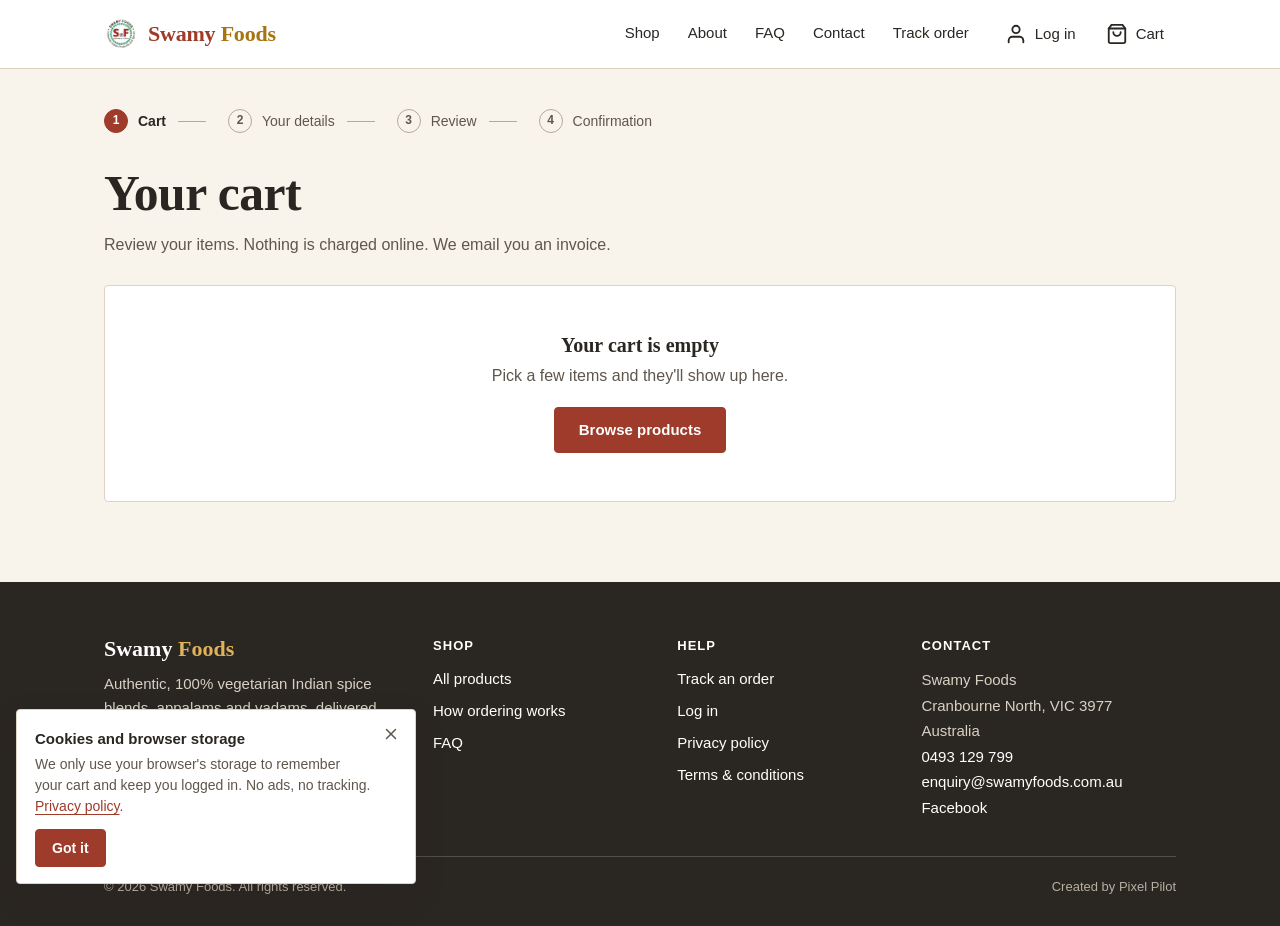
<file: cart.html>
<!DOCTYPE html>

<html lang="en-AU">

<head>

<meta charset="UTF-8">

<meta name="viewport" content="width=device-width, initial-scale=1.0">

<title>Your cart | Swamy Foods</title>

<meta name="description" content="Review the items in your cart before checking out with Swamy Foods.">

<meta name="robots" content="noindex, nofollow">

<meta name="theme-color" content="#9E3B2A">

<link rel="icon" href="favicon.ico" sizes="48x48">

<link rel="icon" href="favicon.svg" type="image/svg+xml">

<link rel="icon" href="favicon-32x32.png" type="image/png" sizes="32x32">

<link rel="icon" href="favicon-16x16.png" type="image/png" sizes="16x16">

<link rel="apple-touch-icon" href="apple-touch-icon.png" sizes="180x180">

<link rel="manifest" href="site.webmanifest">

<link rel="stylesheet" href="styles.css">

</head>

<body data-page="cart">

<a class="skip-link" href="#main">Skip to main content</a>

<header class="site-header">

  <div class="wrap bar">

    <a class="brand" href="index.html" aria-label="Swamy Foods, home"><img src="logo.png" alt="Swamy Foods logo" width="34" height="34" onerror="this.remove()"><span>Swamy <em>Foods</em></span></a>

    <nav class="primary-nav" id="primaryNav" aria-label="Main">

      <ul>

        <li><a href="index.html#products">Shop</a></li>

        <li><a href="index.html#about">About</a></li>

        <li><a href="index.html#faq">FAQ</a></li>

        <li><a href="index.html#contact">Contact</a></li>

        <li><a href="track.html">Track order</a></li>

      </ul>

    </nav>

    <div class="tools">

      <a class="tool" id="navAccount" href="account.html" aria-label="Log in or create an account"><svg viewBox="0 0 24 24" fill="none" stroke="currentColor" stroke-width="2" stroke-linecap="round" stroke-linejoin="round" aria-hidden="true"><path d="M20 21v-2a4 4 0 0 0-4-4H8a4 4 0 0 0-4 4v2"/><circle cx="12" cy="7" r="4"/></svg><span class="tool-label" id="navAccountLabel">Log in</span></a>

      <a class="tool" id="navCart" href="cart.html" aria-label="Cart, empty"><svg viewBox="0 0 24 24" fill="none" stroke="currentColor" stroke-width="2" stroke-linecap="round" stroke-linejoin="round" aria-hidden="true"><path d="M6 2 3 6v14a2 2 0 0 0 2 2h14a2 2 0 0 0 2-2V6l-3-4z"/><line x1="3" y1="6" x2="21" y2="6"/><path d="M16 10a4 4 0 0 1-8 0"/></svg><span class="count" id="cartCount" data-n="0">0</span><span class="tool-label">Cart</span></a>

      <button class="menu-btn" id="menuBtn" type="button" aria-controls="primaryNav" aria-expanded="false" aria-label="Open menu"><svg viewBox="0 0 24 24" fill="none" stroke="currentColor" stroke-width="2" stroke-linecap="round" stroke-linejoin="round" aria-hidden="true"><line x1="3" y1="6" x2="21" y2="6"/><line x1="3" y1="12" x2="21" y2="12"/><line x1="3" y1="18" x2="21" y2="18"/></svg></button>

    </div>

  </div>

</header>

<main id="main">

<div class="wrap page">

<ol class="flow" aria-label="Order steps"><li class="on" aria-current="step"><span class="n">1</span><span class="lbl">Cart</span></li><li><span class="n">2</span><span class="lbl">Your details</span></li><li><span class="n">3</span><span class="lbl">Review</span></li><li><span class="n">4</span><span class="lbl">Confirmation</span></li></ol>

<div class="page-head"><h1>Your cart</h1><p>Review your items. Nothing is charged online. We email you an invoice.</p></div>

<div id="cartRoot"><noscript><p>Please turn on JavaScript to use this page, or call 0493 129 799.</p></noscript></div>

</div>

</main>

<footer class="site-footer">

  <div class="wrap">

    <div class="footer-grid">

      <div><div class="footer-brand">Swamy <em>Foods</em></div><p class="footer-about">Authentic, 100% vegetarian Indian spice blends, appalams and vadams, delivered across Australia.</p></div>

      <div><h3>Shop</h3><ul><li><a href="index.html#products">All products</a></li><li><a href="index.html#how">How ordering works</a></li><li><a href="index.html#faq">FAQ</a></li></ul></div>

      <div><h3>Help</h3><ul><li><a href="track.html">Track an order</a></li><li><a href="account.html">Log in</a></li><li><a href="privacy.html">Privacy policy</a></li><li><a href="terms.html">Terms &amp; conditions</a></li></ul></div>

      <div><h3>Contact</h3><address>Swamy Foods<br>Cranbourne North, VIC 3977<br>Australia<br><a href="tel:+61493129799">0493 129 799</a><br><a href="mailto:enquiry@swamyfoods.com.au">enquiry@swamyfoods.com.au</a><br><a data-facebook href="https://www.facebook.com/SwamyFoodsAus/" target="_blank" rel="noopener">Facebook</a></address></div>

    </div>

    <div class="legal-line"><span>© <span data-year>2026</span> Swamy Foods. All rights reserved.</span><span>Created by Pixel Pilot</span></div>

  </div>

</footer>

<script src="config.js"></script>

<script src="app.js"></script>

</body>

</html>
</file>
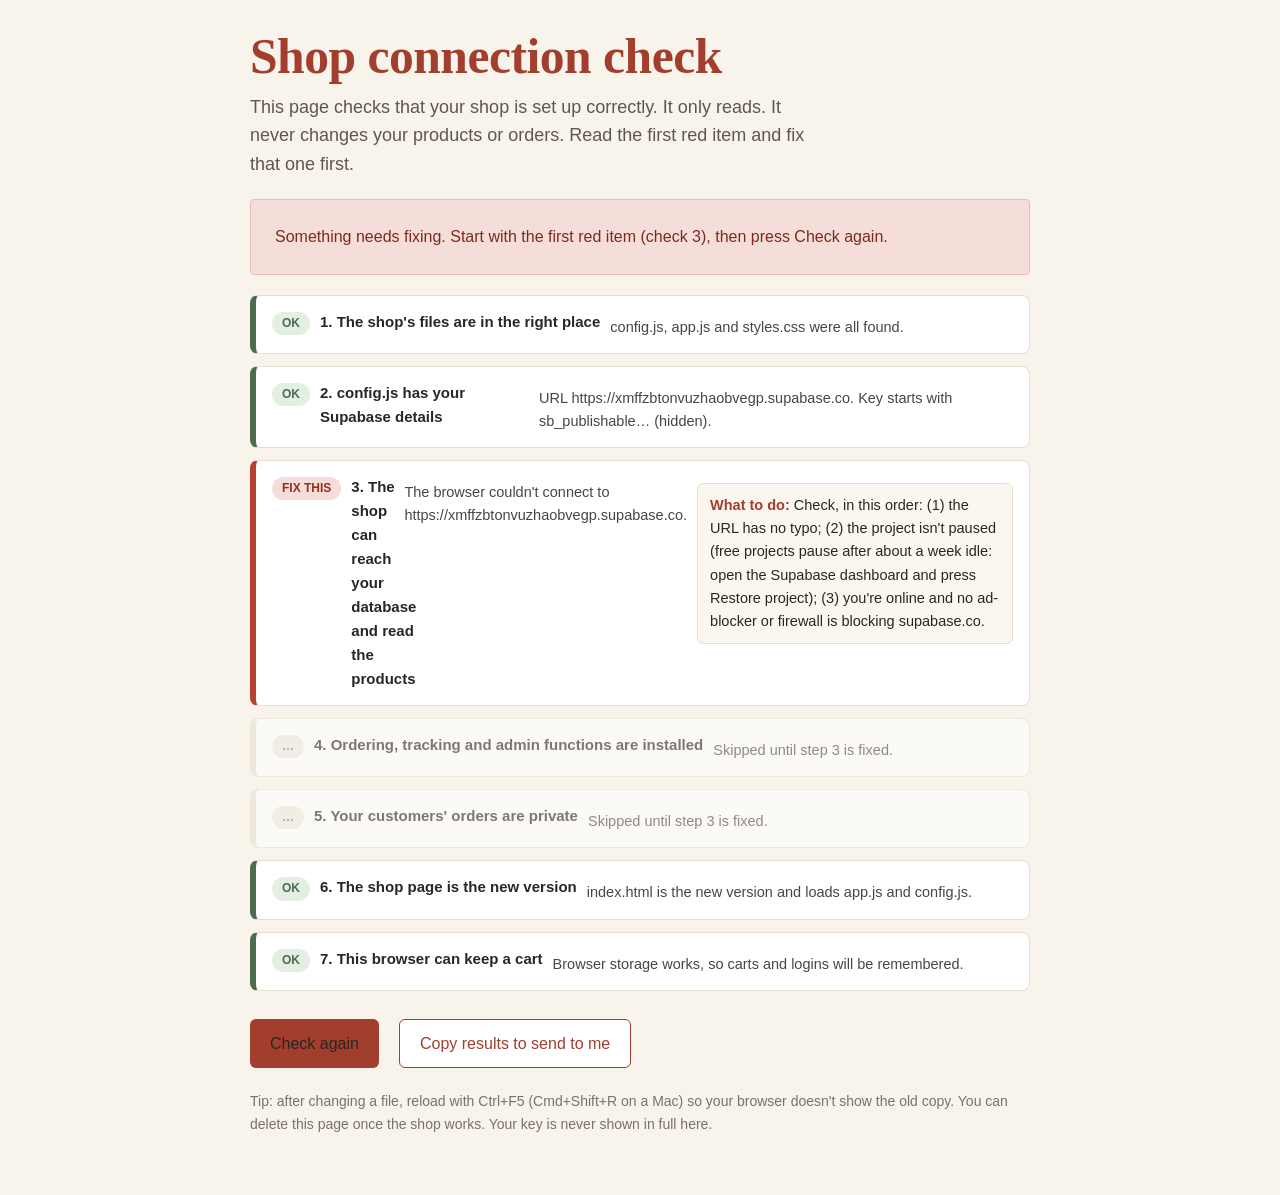
<file: check.html>
<!DOCTYPE html>

<html lang="en-AU">

<head>

<meta charset="UTF-8">

<meta name="viewport" content="width=device-width, initial-scale=1.0">

<title>Connection check | Swamy Foods</title>

<meta name="description" content="Checks that the Swamy Foods shop is connected to its database. For the shop owner.">

<meta name="robots" content="noindex, nofollow">

<meta name="theme-color" content="#A13E2D">

<link rel="icon" href="favicon.ico" sizes="48x48">

<link rel="icon" href="favicon.svg" type="image/svg+xml">

<link rel="apple-touch-icon" href="apple-touch-icon.png" sizes="180x180">

<style>

  :root{--cream:#FBF7F0;--white:#fff;--turmeric:#C98A1C;--brick:#A13E2D;--leaf:#4C6B4F;--text:#2E2A26;--muted:#7A7168;--border:#E7DFD2;

        --sans:-apple-system,BlinkMacSystemFont,"Segoe UI",Roboto,Arial,sans-serif;--serif:Georgia,"Times New Roman",serif}

  *{box-sizing:border-box;margin:0;padding:0}

  body{font-family:var(--sans);background:var(--cream);color:var(--text);line-height:1.6;padding:28px 16px 60px}

  main{max-width:780px;margin:0 auto}

  h1{font-family:var(--serif);font-weight:600;font-size:30px;color:var(--brick);margin-bottom:6px}

  .lead{color:var(--muted);margin-bottom:20px;font-size:15px}

  .summary{border-radius:10px;padding:16px 18px;margin-bottom:20px;font-size:16px;border:1px solid var(--border);background:var(--white)}

  .summary.ok{background:#E4EEE2;border-color:#C5DCC1;color:#2f4a31}

  .summary.bad{background:#F5DEDA;border-color:#E8BDB6;color:#7d2a1c}

  .summary.warn{background:#FBEFD9;border-color:#F0DDB0;color:#6b4d17}

  ol{list-style:none}

  li.check{background:var(--white);border:1px solid var(--border);border-left:6px solid var(--border);border-radius:8px;padding:14px 16px;margin-bottom:12px}

  li.check.ok{border-left-color:var(--leaf)} li.check.bad{border-left-color:#B8402E} li.check.warn{border-left-color:var(--turmeric)} li.check.wait{border-left-color:var(--border);opacity:.6}

  .head{display:flex;gap:10px;align-items:flex-start;font-weight:700}

  .tag{flex:0 0 auto;font-size:12px;font-weight:700;border-radius:12px;padding:2px 10px;margin-top:2px}

  .ok .tag{background:#E4EEE2;color:var(--leaf)} .bad .tag{background:#F5DEDA;color:#9b2c1c} .warn .tag{background:#FBEFD9;color:#8A5E12} .wait .tag{background:#EEE9E1;color:var(--muted)}

  .detail{margin-top:6px;font-size:14.5px;color:#4a4540}

  .fix{margin-top:8px;font-size:14.5px;background:var(--cream);border:1px solid var(--border);border-radius:6px;padding:10px 12px}

  .fix b{color:var(--brick)}

  code{background:#F1EBDF;border-radius:4px;padding:1px 6px;font-size:13px;word-break:break-all}

  button{cursor:pointer;background:var(--brick);color:#fff;border:0;border-radius:6px;padding:11px 20px;font:600 14.5px var(--sans);margin-right:8px}

  button.alt{background:var(--white);color:var(--brick);border:1.5px solid var(--brick)}

  .actions{margin:18px 0}

  .small{font-size:13px;color:var(--muted);margin-top:22px}

</style>

</head>

<body data-page="check">

<main>

  <h1>Shop connection check</h1>

  <p class="lead">This page checks that your shop is set up correctly. It only reads. It never changes your products or orders. Read the first red item and fix that one first.</p>

  <div id="summary" class="summary" role="status">Checking…</div>

  <ol id="list"></ol>

  <div class="actions">

    <button type="button" id="again">Check again</button>

    <button type="button" id="copy" class="alt">Copy results to send to me</button>

  </div>

  <p class="small">Tip: after changing a file, reload with Ctrl+F5 (Cmd+Shift+R on a Mac) so your browser doesn't show the old copy. You can delete this page once the shop works. Your key is never shown in full here.</p>

</main>

<script>

(function () {

  "use strict";

  var list = document.getElementById("list"), summary = document.getElementById("summary");

  var report = [];


 

  function el(tag, cls, text) { var e = document.createElement(tag); if (cls) e.className = cls; if (text !== undefined) e.textContent = text; return e; }

  var LABEL = { ok: "OK", bad: "FIX THIS", warn: "CHECK", wait: "…" };

  function row(title) {

    var li = el("li", "check wait"), head = el("div", "head"), tag = el("span", "tag", LABEL.wait);

    head.appendChild(tag); head.appendChild(el("span", "", title)); li.appendChild(head); list.appendChild(li);

    return {

      set: function (status, detail, fix) {

        li.className = "check " + status; tag.textContent = LABEL[status];

        if (detail) li.appendChild(el("div", "detail", detail));

        if (fix) { var f = el("div", "fix"); f.appendChild(el("b", "", "What to do: ")); f.appendChild(document.createTextNode(fix)); li.appendChild(f); }

        report.push("[" + LABEL[status] + "] " + title + (detail ? " - " + detail : "") + (fix ? " | Do: " + fix : ""));

        return status;

      }

    };

  }

  function loadScript(src) {

    return new Promise(function (resolve) {

      var s = document.createElement("script");

      s.src = src + "?check=" + Date.now(); s.onload = function () { resolve(true); }; s.onerror = function () { resolve(false); };

      document.head.appendChild(s);

    });

  }

  function loadCss(href) {

    return new Promise(function (resolve) {

      var l = document.createElement("link");

      l.rel = "stylesheet"; l.href = href + "?check=" + Date.now(); l.onload = function () { resolve(true); }; l.onerror = function () { resolve(false); };

      document.head.appendChild(l);

    });

  }

  function b64json(part) {

    try { return JSON.parse(decodeURIComponent(escape(atob(part.replace(/-/g, "+").replace(/_/g, "/"))))); } catch (e) { return null; }

  }

  function call(base, key, path, method, body) {

    var headers = { apikey: key, "Content-Type": "application/json" };

    if (/^eyJ/.test(key)) headers.Authorization = "Bearer " + key;

    var ctl = new AbortController(), t = setTimeout(function () { ctl.abort(); }, 12000);

    return fetch(base + path, { method: method || "POST", headers: headers, body: body === undefined ? undefined : JSON.stringify(body), signal: ctl.signal })

      .then(function (r) { return r.text().then(function (txt) { var j = null; try { j = JSON.parse(txt); } catch (e) {} return { status: r.status, json: j, text: txt }; }); })

      .catch(function (e) { return { network: true, aborted: e && e.name === "AbortError" }; })

      .then(function (x) { clearTimeout(t); return x; });

  }

  var msgOf = function (r) { return (r.json && (r.json.message || r.json.msg || r.json.error_description)) || (r.text || "").slice(0, 120); };


 

  async function run() {

    list.textContent = ""; report = []; summary.className = "summary"; summary.textContent = "Checking…";

    var results = [];


 

    // 1. files ------------------------------------------------------------

    var r1 = row("1. The shop's files are in the right place");

    var okCfg = await loadScript("config.js"), okSb = await loadScript("app.js"), okSite = await loadCss("styles.css");

    var missing = [];

    if (!okCfg) missing.push("config.js"); if (!okSb) missing.push("app.js");

    if (missing.length) {

      results.push(r1.set("bad", "These files were not found next to this page: " + missing.join(", ") + ". Without app.js the products can't load, and the shop area stays empty.",

        "Upload " + missing.join(" and ") + " into the SAME folder as index.html and check.html (not inside another folder), keeping the exact file names. Then reload with Ctrl+F5."));

    } else if (!okSite) {

      results.push(r1.set("bad", "config.js and app.js are there, but styles.css was not found. The pages will work but look plain and broken.", "Upload styles.css into the same folder as index.html, with exactly that name."));

    } else {

      results.push(r1.set("ok", "config.js, app.js and styles.css were all found."));

    }


 

    // 2. config values ----------------------------------------------------

    var r2 = row("2. config.js has your Supabase details");

    var cfg = window.SWAMY_CONFIG, base = "", key = "", cfgOk = false;

    if (!cfg) {

      results.push(r2.set("bad", okCfg ? "config.js loaded but didn't define the settings. A quote, comma or bracket may have been deleted when you pasted your details." : "config.js is missing, so there is nothing to check.",

        "Re-download the original config.js and paste only the two values between the quotes."));

    } else {

      base = String(cfg.SUPABASE_URL || ""); key = String(cfg.SUPABASE_ANON_KEY || "");

      var problems = [], warns = [];

      if (/YOUR[-_]/i.test(base + key) || !base || !key) problems.push("It still contains the placeholder text (YOUR-PROJECT-ID / YOUR-ANON-PUBLIC-KEY). Paste your real Project URL and anon key.");

      if (/\s/.test(base) || /\s/.test(key) || /["'`]/.test(base + key)) problems.push("There is a stray space, quote or line break inside the URL or key. Paste again without extra characters.");

      if (base && !/^https?:\/\//.test(base)) problems.push("The URL must start with https:// (it should look like https://abcdefgh.supabase.co).");

      else if (base && /^http:\/\//.test(base) && !/localhost|127\.0\.0\.1/.test(base)) warns.push("The URL uses http. Supabase addresses should start with https.");

      if (base && !/\.supabase\.co\/?$/.test(base) && !/YOUR[-_]/i.test(base) && /^https?:\/\//.test(base) && !/localhost|127\.0\.0\.1/.test(base)) warns.push("The URL doesn't end in .supabase.co. That's fine only if you set up a custom domain. Otherwise use the Project URL from Settings, then API (not the dashboard link).");

      if (/\/(rest|auth)\/v1|\/project\//.test(base)) problems.push("The URL has extra path on the end. Use only the part up to .supabase.co.");

      var keyNote = "";

      if (key && !/YOUR[-_]/i.test(key)) {

        if (/^eyJ/.test(key)) {

          var parts = key.split("."), payload = parts.length === 3 ? b64json(parts[1]) : null;

          if (!payload) problems.push("The key looks cut off or garbled. It should be one long line of letters and numbers. Copy it again.");

          else {

            if (payload.role === "service_role") problems.push("DANGER: this is your secret service_role key, not the public anon key. Anyone who opens your website could copy it and read or change ALL your data. Replace it with the anon / public key now, and in Supabase (Settings, then API keys) reset the secret key because it has been exposed.");

            else if (payload.role !== "anon") warns.push("The key's role is '" + payload.role + "'. The public website should use the 'anon' key.");

            var m = base.match(/^https?:\/\/([a-z0-9]+)\./);

            if (payload.ref && m && payload.ref !== m[1]) problems.push("This key belongs to a different Supabase project (" + payload.ref + ") than the URL (" + m[1] + "). Copy both from the same project.");

          }

        } else if (/^sb_secret_/.test(key)) problems.push("DANGER: this is a secret key (sb_secret_...). Use the publishable key (sb_publishable_...) on the website, and reset the secret key in Supabase because it has been exposed.");

        else if (!/^sb_publishable_/.test(key)) warns.push("The key doesn't look like a Supabase anon or publishable key. Copy it again from Settings, then API.");

        keyNote = "Key starts with " + key.slice(0, 14) + "… (hidden).";

      }

      if (problems.length) results.push(r2.set("bad", problems.join(" "), "Open config.js, fix the line(s) above, upload it again, then reload with Ctrl+F5."));

      else if (warns.length) { cfgOk = true; results.push(r2.set("warn", warns.join(" ") + " " + keyNote, "If everything below is green you can ignore this.")); }

      else { cfgOk = true; results.push(r2.set("ok", "URL " + base + ". " + keyNote)); }

    }


 

    // 3. database reachable + products -----------------------------------

    var r3 = row("3. The shop can reach your database and read the products");

    var reachable = false;

    if (!cfgOk) {

      results.push(r3.set("wait", "Skipped until step 2 is fixed."));

      document.querySelector("#list li:last-child").className = "check wait";

    } else {

      var c = await call(base, key, "/rest/v1/rpc/get_catalog", "POST", {});

      if (c.network) {

        results.push(r3.set("bad", c.aborted ? "Supabase didn't answer within 12 seconds." : "The browser couldn't connect to " + base + ".",

          "Check, in this order: (1) the URL has no typo; (2) the project isn't paused (free projects pause after about a week idle: open the Supabase dashboard and press Restore project); (3) you're online and no ad-blocker or firewall is blocking supabase.co."));

      } else if (c.status === 401 || c.status === 403) {

        results.push(r3.set("bad", "Supabase refused the request: " + msgOf(c),

          /api key|jwt/i.test(msgOf(c)) ? "The key is wrong or expired. Copy the anon / public key again from Settings, then API." : "The permissions step in schema.sql didn't run. Re-run the whole schema.sql file in the SQL Editor and read any red error at the bottom."));

      } else if (c.status === 404) {

        results.push(r3.set("bad", "The database doesn't have the get_catalog function (" + msgOf(c) + ").",

          "schema.sql didn't finish. In Supabase open SQL Editor, paste the whole supabase/schema.sql and press Run. If a red error appears at the bottom, that line is the problem: send it to me. Then run: notify pgrst, 'reload schema';"));

      } else if (c.status >= 500) {

        results.push(r3.set("bad", "Supabase reported an error (" + c.status + "): " + msgOf(c), "Wait a minute and check again. If it continues, check the project's status in the Supabase dashboard."));

      } else if (c.status === 200 && Array.isArray(c.json)) {

        reachable = true;

        if (c.json.length === 0) results.push(r3.set("bad", "The database answers, but it returned 0 products.", "Either the starting products weren't added (re-run schema.sql: it adds them when the products table is empty), or every product is switched off (in admin, Products & stock, tick 'Show in shop')."));

        else results.push(r3.set("ok", "Connected. The database returned " + c.json.length + " products, so the shop page will show them."));

      } else {

        results.push(r3.set("bad", "Unexpected reply (" + c.status + "): " + msgOf(c), "Re-run schema.sql and check again."));

      }

    }


 

    // 4. the other functions exist --------------------------------------

    var r4 = row("4. Ordering, tracking and admin functions are installed");

    if (!reachable) { results.push(r4.set("wait", "Skipped until step 3 is fixed.")); document.querySelector("#list li:last-child").className = "check wait"; }

    else {

      var probes = [

        ["is_admin", {}, function (r) { return r.status === 200; }],

        ["track_order", { p_ref: "SF-ZZZZZZ", p_email: "check@example.com" }, function (r) { return r.status === 400 && /could not find/i.test(msgOf(r)); }],

        ["place_order", { p_customer: {}, p_items: [] }, function (r) { return r.status === 400 && /full name/i.test(msgOf(r)); }]

      ];

      var bad = [];

      for (var i = 0; i < probes.length; i++) {

        var r = await call(base, key, "/rest/v1/rpc/" + probes[i][0], "POST", probes[i][1]);

        if (!probes[i][2](r)) bad.push(probes[i][0] + " (" + (r.network ? "no connection" : r.status + " " + msgOf(r)) + ")");

      }

      var adm = await call(base, key, "/rest/v1/rpc/admin_list_orders", "POST", {});

      var admLocked = adm.status === 401 || adm.status === 403;

      var delFn = await call(base, key, "/rest/v1/rpc/admin_delete_order", "POST", { p_order_id: "00000000-0000-0000-0000-000000000000", p_ref: "X" });

      if (bad.length) results.push(r4.set("bad", "These didn't respond correctly: " + bad.join("; ") + ".", "Re-run the whole schema.sql file (it's safe to run again), then run: notify pgrst, 'reload schema';"));

      else if (adm.status === 404) results.push(r4.set("bad", "The admin functions are missing.", "Re-run the whole schema.sql file."));

      else if (delFn.status === 404) results.push(r4.set("bad", "The delete-order function is missing, so your database is one update behind. Deleting an order in the admin page would fail.", "Run the whole latest supabase/schema.sql again in the Supabase SQL Editor (it is safe to run again), then run: notify pgrst, 'reload schema';"));

      else if (!admLocked) results.push(r4.set("bad", "Admin functions answered a visitor who isn't logged in (" + adm.status + ").", "Re-run schema.sql so the permissions section is applied, then check again."));

      else results.push(r4.set("ok", "Customers can order and track; admin functions are installed and refuse anyone who isn't an admin."));

    }


 

    // 5. tables locked ----------------------------------------------------

    var r5 = row("5. Your customers' orders are private");

    if (!reachable) { results.push(r5.set("wait", "Skipped until step 3 is fixed.")); document.querySelector("#list li:last-child").className = "check wait"; }

    else {

      var o = await call(base, key, "/rest/v1/orders?select=ref,customer_email&limit=1", "GET");

      if (o.status === 200 && Array.isArray(o.json) && o.json.length > 0) results.push(r5.set("bad", "DANGER: a visitor who isn't logged in can read order details directly.", "Re-run schema.sql immediately; its lock-down section removes this access."));

      else if (o.status === 200) results.push(r5.set("warn", "Orders can't be read right now, but the table isn't fully locked.", "Re-run schema.sql to lock it completely."));

      else results.push(r5.set("ok", "The orders table refuses direct access from the website (as it should)."));

    }


 

    // 6. which index.html is on the site ---------------------------------

    var r6 = row("6. The shop page is the new version");

    if (location.protocol === "file:") {

      results.push(r6.set("warn", "You opened this file straight from your computer, so I can't look at the live shop page.", "Upload the folder to your host and open check.html there to run this step."));

    } else {

      try {

        var resp = await fetch("index.html?check=" + Date.now(), { cache: "no-store" });

        var html = await resp.text();

        var hasSb = /src=["']app\.js/.test(html), hasCfg = /src=["']config\.js/.test(html), hasBox = /id=["']productContainer/.test(html);

        if (!resp.ok) results.push(r6.set("warn", "index.html wasn't found next to this page (" + resp.status + ").", "Upload index.html into the same folder."));

        else if (!hasSb || !hasCfg) results.push(r6.set("bad", "The index.html on your site is an OLD copy: it doesn't load app.js and config.js, so it can't show products from the database.", "Upload the new index.html from the swamy-foods folder over the old one, then reload with Ctrl+F5."));

        else if (!hasBox) results.push(r6.set("bad", "index.html is missing the product area.", "Upload the new index.html again."));

        else results.push(r6.set("ok", "index.html is the new version and loads app.js and config.js."));

      } catch (e) { results.push(r6.set("warn", "Couldn't read index.html from here.", "Check it is uploaded next to this page.")); }

    }


 

    // 7. browser storage --------------------------------------------------

    var r7 = row("7. This browser can keep a cart");

    try { localStorage.setItem("swamyfoods.check", "1"); localStorage.removeItem("swamyfoods.check"); results.push(r7.set("ok", "Browser storage works, so carts and logins will be remembered.")); }

    catch (e) { results.push(r7.set("warn", "This browser is blocking storage (private mode or strict settings). The shop still works, but the cart won't survive a reload.", "Try a normal (not private) window.")); }


 

    // summary -------------------------------------------------------------

    var firstBad = results.indexOf("bad");

    if (firstBad >= 0) { summary.className = "summary bad"; summary.textContent = "Something needs fixing. Start with the first red item (check " + (firstBad + 1) + "), then press Check again."; }

    else if (results.indexOf("warn") >= 0) { summary.className = "summary warn"; summary.textContent = "Working, with a note to read below."; }

    else { summary.className = "summary ok"; summary.textContent = "All good. Your shop is connected and the products will show."; }

  }


 

  document.getElementById("again").addEventListener("click", run);

  document.getElementById("copy").addEventListener("click", function () {

    var text = "Swamy Foods connection check (" + new Date().toISOString() + ")\n" + report.join("\n");

    (navigator.clipboard ? navigator.clipboard.writeText(text) : Promise.reject()).then(

      function () { alert("Copied. Paste it into your message to me."); },

      function () { window.prompt("Copy this text and send it to me:", text); });

  });

  run();

})();

</script>

</body>

</html>
</file>
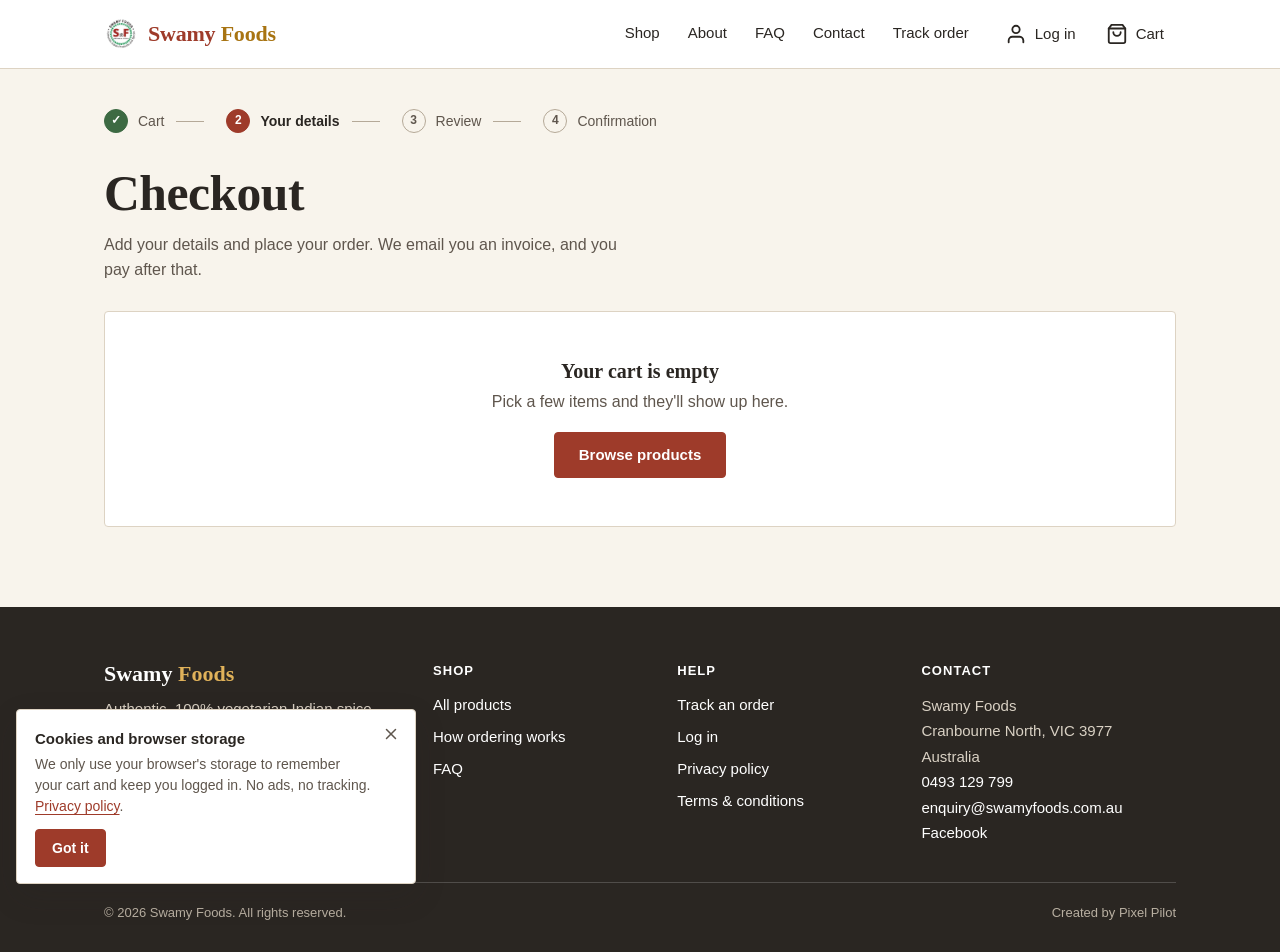
<file: checkout.html>
<!DOCTYPE html>

<html lang="en-AU">

<head>

<meta charset="UTF-8">

<meta name="viewport" content="width=device-width, initial-scale=1.0">

<title>Checkout | Swamy Foods</title>

<meta name="description" content="Enter your delivery details to place your Swamy Foods order. No online payment, we send an invoice.">

<meta name="robots" content="noindex, nofollow">

<meta name="theme-color" content="#9E3B2A">

<link rel="icon" href="favicon.ico" sizes="48x48">

<link rel="icon" href="favicon.svg" type="image/svg+xml">

<link rel="icon" href="favicon-32x32.png" type="image/png" sizes="32x32">

<link rel="icon" href="favicon-16x16.png" type="image/png" sizes="16x16">

<link rel="apple-touch-icon" href="apple-touch-icon.png" sizes="180x180">

<link rel="manifest" href="site.webmanifest">

<link rel="stylesheet" href="styles.css">

</head>

<body data-page="checkout">

<a class="skip-link" href="#main">Skip to main content</a>

<header class="site-header">

  <div class="wrap bar">

    <a class="brand" href="index.html" aria-label="Swamy Foods, home"><img src="logo.png" alt="Swamy Foods logo" width="34" height="34" onerror="this.remove()"><span>Swamy <em>Foods</em></span></a>

    <nav class="primary-nav" id="primaryNav" aria-label="Main">

      <ul>

        <li><a href="index.html#products">Shop</a></li>

        <li><a href="index.html#about">About</a></li>

        <li><a href="index.html#faq">FAQ</a></li>

        <li><a href="index.html#contact">Contact</a></li>

        <li><a href="track.html">Track order</a></li>

      </ul>

    </nav>

    <div class="tools">

      <a class="tool" id="navAccount" href="account.html" aria-label="Log in or create an account"><svg viewBox="0 0 24 24" fill="none" stroke="currentColor" stroke-width="2" stroke-linecap="round" stroke-linejoin="round" aria-hidden="true"><path d="M20 21v-2a4 4 0 0 0-4-4H8a4 4 0 0 0-4 4v2"/><circle cx="12" cy="7" r="4"/></svg><span class="tool-label" id="navAccountLabel">Log in</span></a>

      <a class="tool" id="navCart" href="cart.html" aria-label="Cart, empty"><svg viewBox="0 0 24 24" fill="none" stroke="currentColor" stroke-width="2" stroke-linecap="round" stroke-linejoin="round" aria-hidden="true"><path d="M6 2 3 6v14a2 2 0 0 0 2 2h14a2 2 0 0 0 2-2V6l-3-4z"/><line x1="3" y1="6" x2="21" y2="6"/><path d="M16 10a4 4 0 0 1-8 0"/></svg><span class="count" id="cartCount" data-n="0">0</span><span class="tool-label">Cart</span></a>

      <button class="menu-btn" id="menuBtn" type="button" aria-controls="primaryNav" aria-expanded="false" aria-label="Open menu"><svg viewBox="0 0 24 24" fill="none" stroke="currentColor" stroke-width="2" stroke-linecap="round" stroke-linejoin="round" aria-hidden="true"><line x1="3" y1="6" x2="21" y2="6"/><line x1="3" y1="12" x2="21" y2="12"/><line x1="3" y1="18" x2="21" y2="18"/></svg></button>

    </div>

  </div>

</header>

<main id="main">

<div class="wrap page">

<ol class="flow" aria-label="Order steps"><li class="done"><span class="n">&#10003;</span><a href="cart.html"><span class="lbl">Cart</span></a></li><li class="on" aria-current="step"><span class="n">2</span><span class="lbl">Your details</span></li><li><span class="n">3</span><span class="lbl">Review</span></li><li><span class="n">4</span><span class="lbl">Confirmation</span></li></ol>

<div class="page-head"><h1>Checkout</h1><p>Add your details and place your order. We email you an invoice, and you pay after that.</p></div>

<div id="checkoutRoot"><noscript><p>Please turn on JavaScript to use this page, or call 0493 129 799.</p></noscript></div>

</div>

</main>

<footer class="site-footer">

  <div class="wrap">

    <div class="footer-grid">

      <div><div class="footer-brand">Swamy <em>Foods</em></div><p class="footer-about">Authentic, 100% vegetarian Indian spice blends, appalams and vadams, delivered across Australia.</p></div>

      <div><h3>Shop</h3><ul><li><a href="index.html#products">All products</a></li><li><a href="index.html#how">How ordering works</a></li><li><a href="index.html#faq">FAQ</a></li></ul></div>

      <div><h3>Help</h3><ul><li><a href="track.html">Track an order</a></li><li><a href="account.html">Log in</a></li><li><a href="privacy.html">Privacy policy</a></li><li><a href="terms.html">Terms &amp; conditions</a></li></ul></div>

      <div><h3>Contact</h3><address>Swamy Foods<br>Cranbourne North, VIC 3977<br>Australia<br><a href="tel:+61493129799">0493 129 799</a><br><a href="mailto:enquiry@swamyfoods.com.au">enquiry@swamyfoods.com.au</a><br><a data-facebook href="https://www.facebook.com/SwamyFoodsAus/" target="_blank" rel="noopener">Facebook</a></address></div>

    </div>

    <div class="legal-line"><span>© <span data-year>2026</span> Swamy Foods. All rights reserved.</span><span>Created by Pixel Pilot</span></div>

  </div>

</footer>

<script src="config.js"></script>

<script src="app.js"></script>

</body>

</html>
</file>
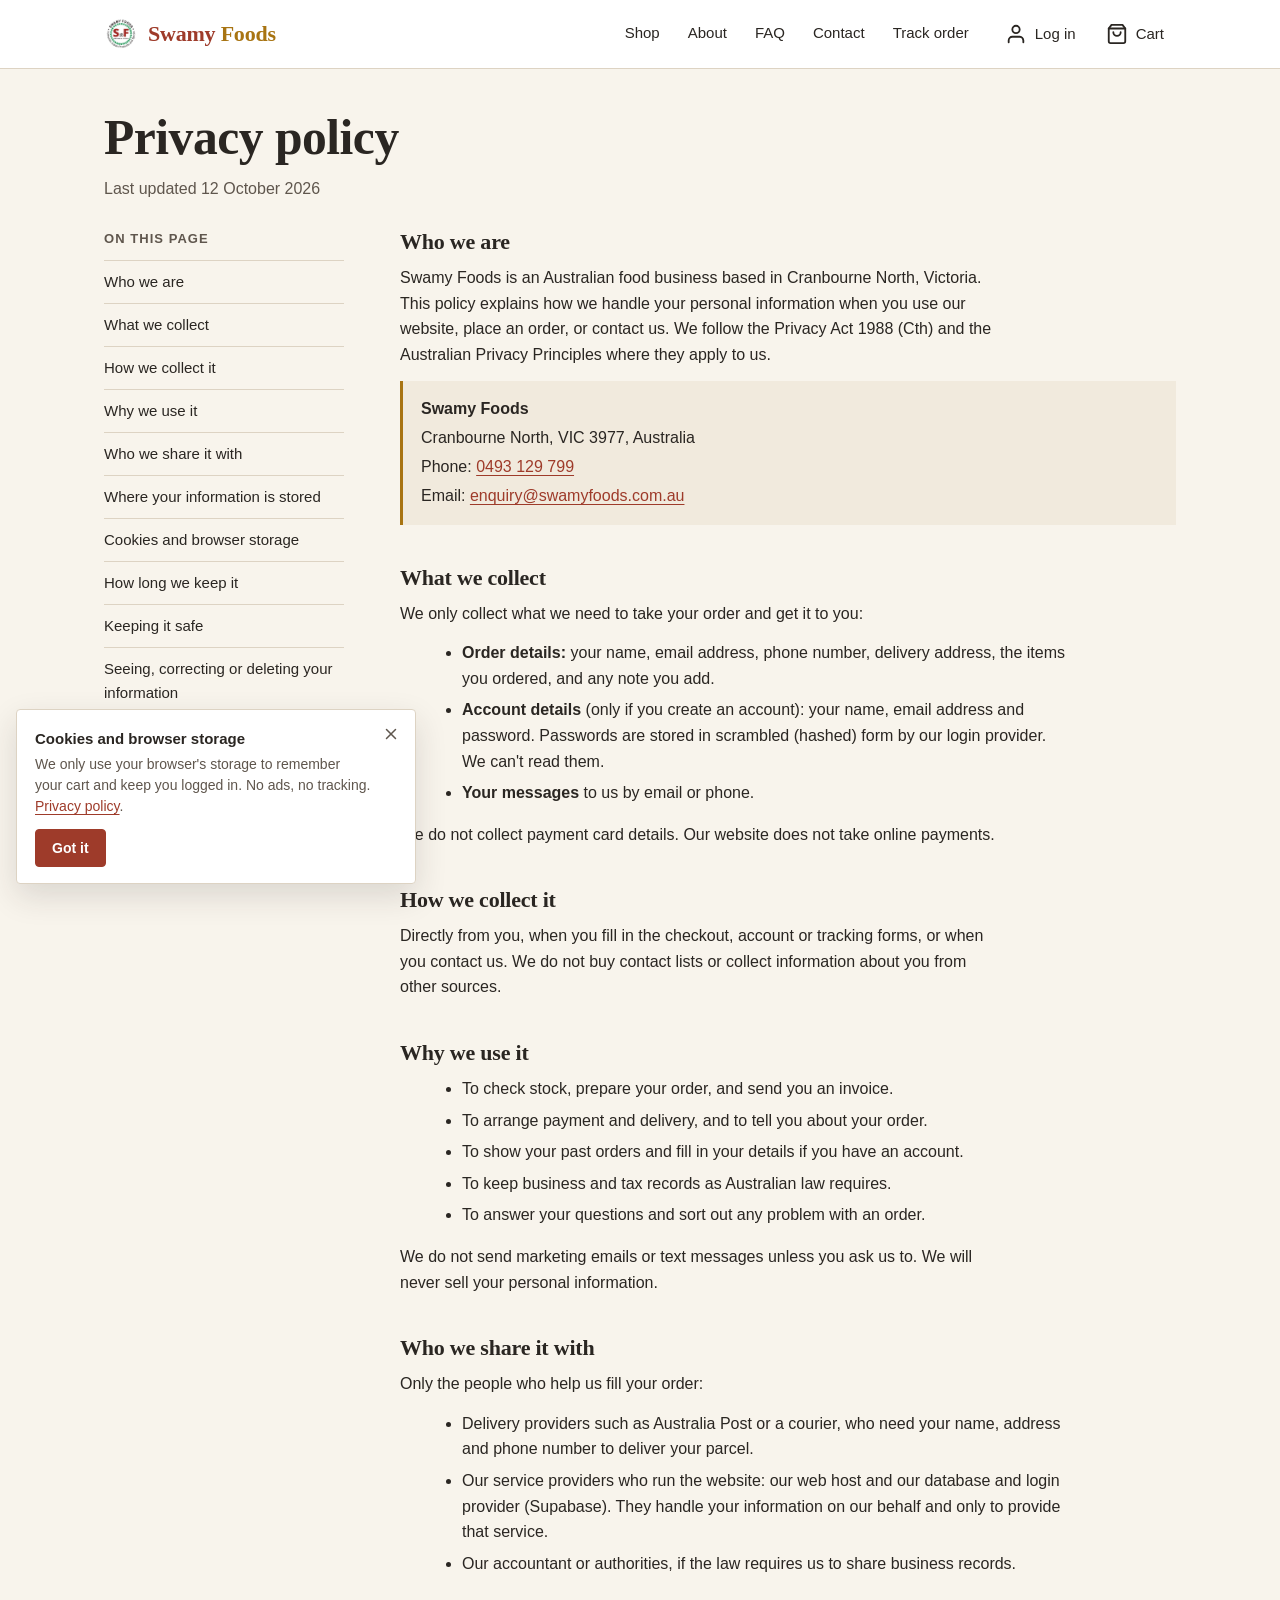
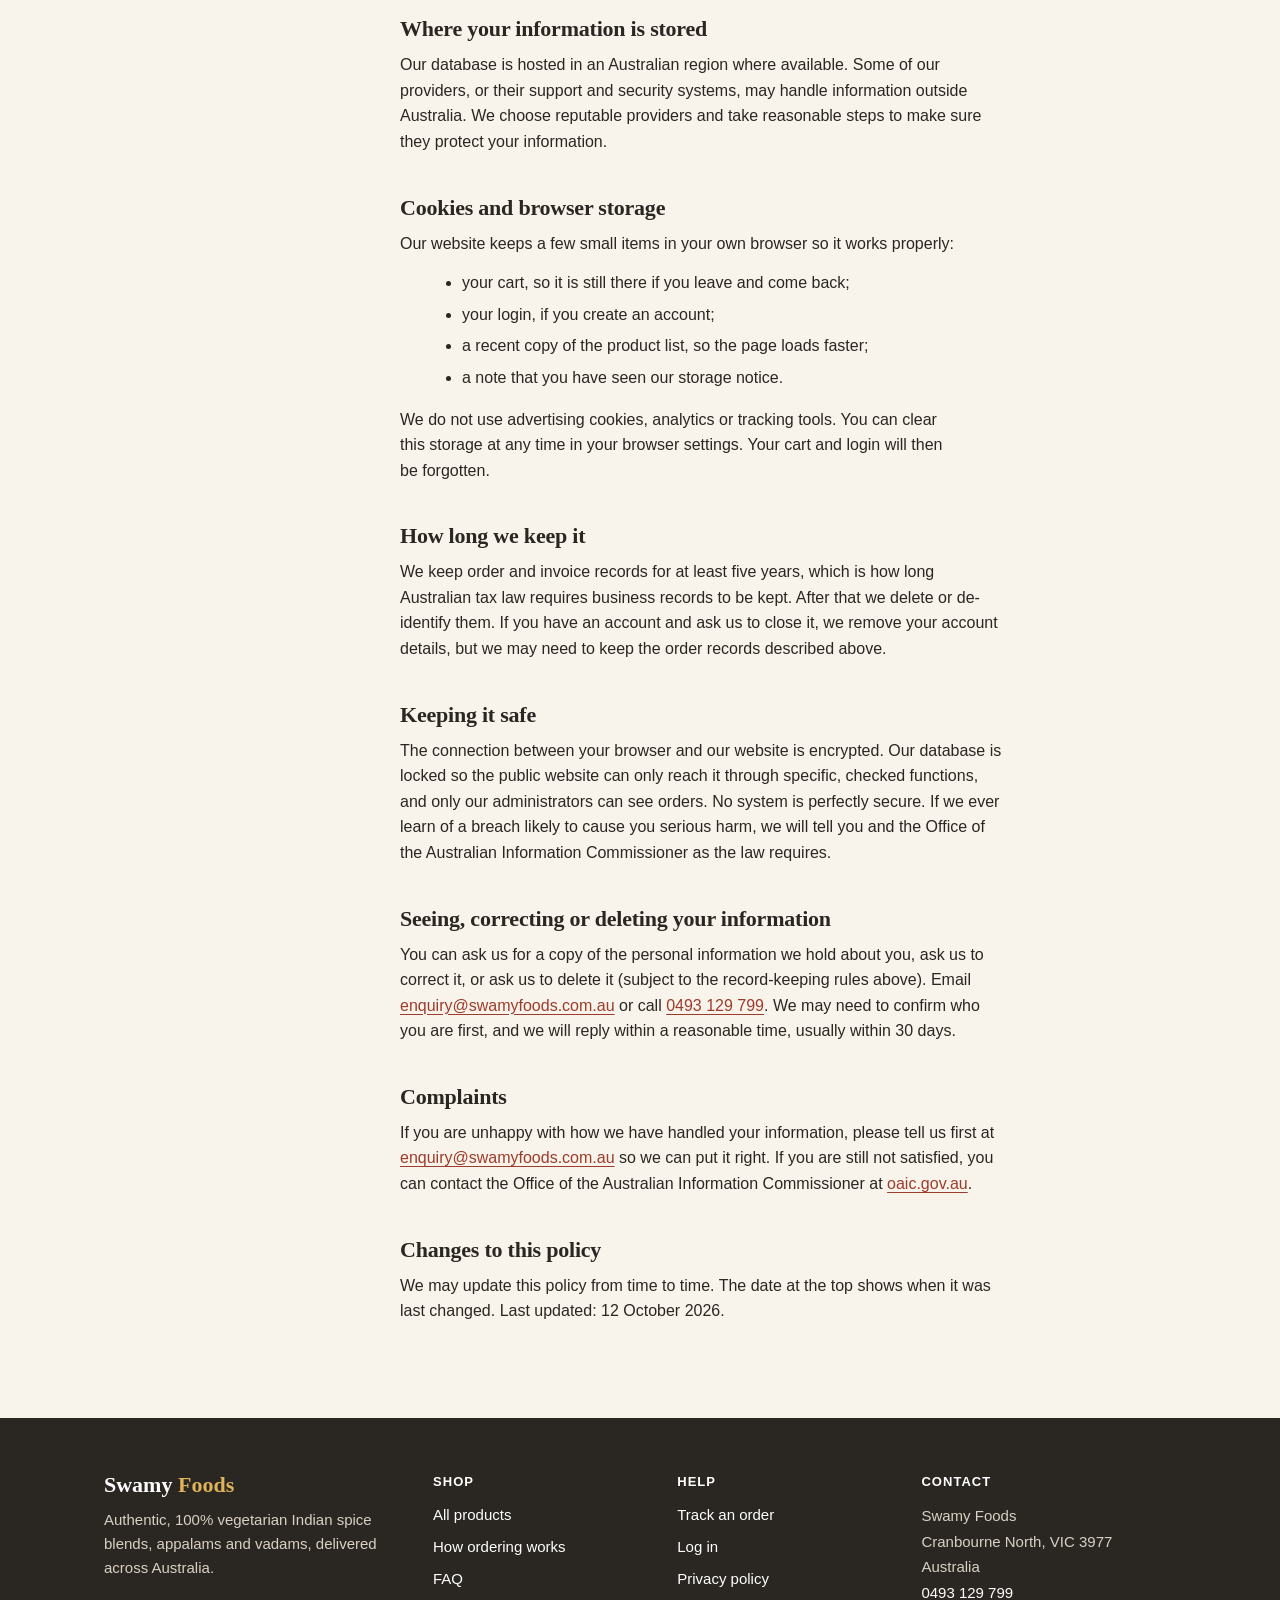
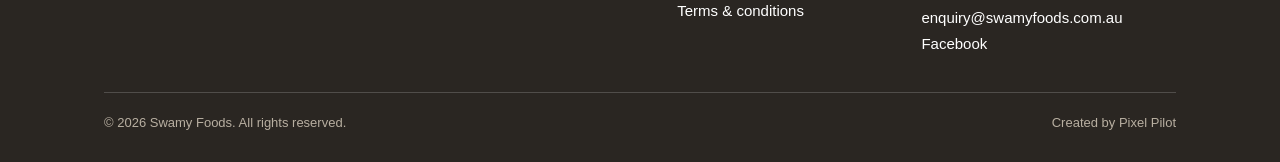
<file: privacy.html>
<!DOCTYPE html>

<html lang="en-AU">

<head>

<meta charset="UTF-8">

<meta name="viewport" content="width=device-width, initial-scale=1.0">

<title>Privacy Policy | Swamy Foods</title>

<meta name="description" content="How Swamy Foods collects, uses and protects your personal information when you order spices, appalams and vadams from our website.">

<meta name="robots" content="index, follow">

<meta name="theme-color" content="#9E3B2A">

<link rel="canonical" href="https://www.swamyfoods.com.au/privacy.html">

<meta property="og:type" content="website">

<meta property="og:site_name" content="Swamy Foods">

<meta property="og:locale" content="en_AU">

<meta property="og:title" content="Privacy Policy | Swamy Foods">

<meta property="og:description" content="How Swamy Foods collects, uses and protects your personal information when you order spices, appalams and vadams from our website.">

<meta property="og:url" content="https://www.swamyfoods.com.au/privacy.html">

<meta property="og:image" content="https://www.swamyfoods.com.au/social-preview.png">

<meta property="og:image:alt" content="Swamy Foods: authentic Indian spices, appalams and vadams">

<meta name="twitter:card" content="summary_large_image">

<meta name="twitter:title" content="Privacy Policy | Swamy Foods">

<meta name="twitter:description" content="How Swamy Foods collects, uses and protects your personal information when you order spices, appalams and vadams from our website.">

<meta name="twitter:image" content="https://www.swamyfoods.com.au/social-preview.png">

<link rel="icon" href="favicon.ico" sizes="48x48">

<link rel="icon" href="favicon.svg" type="image/svg+xml">

<link rel="icon" href="favicon-32x32.png" type="image/png" sizes="32x32">

<link rel="icon" href="favicon-16x16.png" type="image/png" sizes="16x16">

<link rel="apple-touch-icon" href="apple-touch-icon.png" sizes="180x180">

<link rel="manifest" href="site.webmanifest">

<link rel="stylesheet" href="styles.css">

</head>

<body data-page="static">

<a class="skip-link" href="#main">Skip to main content</a>

<header class="site-header">

  <div class="wrap bar">

    <a class="brand" href="index.html" aria-label="Swamy Foods, home"><img src="logo.png" alt="Swamy Foods logo" width="34" height="34" onerror="this.remove()"><span>Swamy <em>Foods</em></span></a>

    <nav class="primary-nav" id="primaryNav" aria-label="Main">

      <ul>

        <li><a href="index.html#products">Shop</a></li>

        <li><a href="index.html#about">About</a></li>

        <li><a href="index.html#faq">FAQ</a></li>

        <li><a href="index.html#contact">Contact</a></li>

        <li><a href="track.html">Track order</a></li>

      </ul>

    </nav>

    <div class="tools">

      <a class="tool" id="navAccount" href="account.html" aria-label="Log in or create an account"><svg viewBox="0 0 24 24" fill="none" stroke="currentColor" stroke-width="2" stroke-linecap="round" stroke-linejoin="round" aria-hidden="true"><path d="M20 21v-2a4 4 0 0 0-4-4H8a4 4 0 0 0-4 4v2"/><circle cx="12" cy="7" r="4"/></svg><span class="tool-label" id="navAccountLabel">Log in</span></a>

      <a class="tool" id="navCart" href="cart.html" aria-label="Cart, empty"><svg viewBox="0 0 24 24" fill="none" stroke="currentColor" stroke-width="2" stroke-linecap="round" stroke-linejoin="round" aria-hidden="true"><path d="M6 2 3 6v14a2 2 0 0 0 2 2h14a2 2 0 0 0 2-2V6l-3-4z"/><line x1="3" y1="6" x2="21" y2="6"/><path d="M16 10a4 4 0 0 1-8 0"/></svg><span class="count" id="cartCount" data-n="0">0</span><span class="tool-label">Cart</span></a>

      <button class="menu-btn" id="menuBtn" type="button" aria-controls="primaryNav" aria-expanded="false" aria-label="Open menu"><svg viewBox="0 0 24 24" fill="none" stroke="currentColor" stroke-width="2" stroke-linecap="round" stroke-linejoin="round" aria-hidden="true"><line x1="3" y1="6" x2="21" y2="6"/><line x1="3" y1="12" x2="21" y2="12"/><line x1="3" y1="18" x2="21" y2="18"/></svg></button>

    </div>

  </div>

</header>

<main id="main">

<div class="wrap page">

  <div class="page-head"><h1>Privacy policy</h1><p>Last updated 12 October 2026</p></div>

  <div class="legal">

    <nav class="toc" aria-label="On this page"><strong>On this page</strong><ol><li><a href="#who">Who we are</a></li><li><a href="#collect">What we collect</a></li><li><a href="#how">How we collect it</a></li><li><a href="#why">Why we use it</a></li><li><a href="#share">Who we share it with</a></li><li><a href="#overseas">Where your information is stored</a></li><li><a href="#storage">Cookies and browser storage</a></li><li><a href="#keep">How long we keep it</a></li><li><a href="#secure">Keeping it safe</a></li><li><a href="#rights">Seeing, correcting or deleting your information</a></li><li><a href="#complaints">Complaints</a></li><li><a href="#changes">Changes to this policy</a></li></ol></nav>

    <div class="prose"><h2 id="who">Who we are</h2><p>Swamy Foods is an Australian food business based in Cranbourne North, Victoria. This policy explains how we handle your personal information when you use our website, place an order, or contact us. We follow the Privacy Act 1988 (Cth) and the Australian Privacy Principles where they apply to us.</p><address>

  <strong>Swamy Foods</strong><br>

  Cranbourne North, VIC 3977, Australia<br>

  Phone: <a href="tel:+61493129799">0493 129 799</a><br>

  Email: <a href="mailto:enquiry@swamyfoods.com.au">enquiry@swamyfoods.com.au</a>

</address><h2 id="collect">What we collect</h2><p>We only collect what we need to take your order and get it to you:</p>

<ul class="list"><li><strong>Order details:</strong> your name, email address, phone number, delivery address, the items you ordered, and any note you add.</li>

<li><strong>Account details</strong> (only if you create an account): your name, email address and password. Passwords are stored in scrambled (hashed) form by our login provider. We can't read them.</li>

<li><strong>Your messages</strong> to us by email or phone.</li></ul>

<p>We do not collect payment card details. Our website does not take online payments.</p><h2 id="how">How we collect it</h2><p>Directly from you, when you fill in the checkout, account or tracking forms, or when you contact us. We do not buy contact lists or collect information about you from other sources.</p><h2 id="why">Why we use it</h2><ul class="list"><li>To check stock, prepare your order, and send you an invoice.</li>

<li>To arrange payment and delivery, and to tell you about your order.</li>

<li>To show your past orders and fill in your details if you have an account.</li>

<li>To keep business and tax records as Australian law requires.</li>

<li>To answer your questions and sort out any problem with an order.</li></ul>

<p>We do not send marketing emails or text messages unless you ask us to. We will never sell your personal information.</p><h2 id="share">Who we share it with</h2><p>Only the people who help us fill your order:</p>

<ul class="list"><li>Delivery providers such as Australia Post or a courier, who need your name, address and phone number to deliver your parcel.</li>

<li>Our service providers who run the website: our web host and our database and login provider (Supabase). They handle your information on our behalf and only to provide that service.</li>

<li>Our accountant or authorities, if the law requires us to share business records.</li></ul><h2 id="overseas">Where your information is stored</h2><p>Our database is hosted in an Australian region where available. Some of our providers, or their support and security systems, may handle information outside Australia. We choose reputable providers and take reasonable steps to make sure they protect your information.</p><h2 id="storage">Cookies and browser storage</h2><p>Our website keeps a few small items in your own browser so it works properly:</p>

<ul class="list"><li>your cart, so it is still there if you leave and come back;</li>

<li>your login, if you create an account;</li>

<li>a recent copy of the product list, so the page loads faster;</li>

<li>a note that you have seen our storage notice.</li></ul>

<p>We do not use advertising cookies, analytics or tracking tools. You can clear this storage at any time in your browser settings. Your cart and login will then be forgotten.</p><h2 id="keep">How long we keep it</h2><p>We keep order and invoice records for at least five years, which is how long Australian tax law requires business records to be kept. After that we delete or de-identify them. If you have an account and ask us to close it, we remove your account details, but we may need to keep the order records described above.</p><h2 id="secure">Keeping it safe</h2><p>The connection between your browser and our website is encrypted. Our database is locked so the public website can only reach it through specific, checked functions, and only our administrators can see orders. No system is perfectly secure. If we ever learn of a breach likely to cause you serious harm, we will tell you and the Office of the Australian Information Commissioner as the law requires.</p><h2 id="rights">Seeing, correcting or deleting your information</h2><p>You can ask us for a copy of the personal information we hold about you, ask us to correct it, or ask us to delete it (subject to the record-keeping rules above). Email <a href="mailto:enquiry@swamyfoods.com.au">enquiry@swamyfoods.com.au</a> or call <a href="tel:+61493129799">0493 129 799</a>. We may need to confirm who you are first, and we will reply within a reasonable time, usually within 30 days.</p><h2 id="complaints">Complaints</h2><p>If you are unhappy with how we have handled your information, please tell us first at <a href="mailto:enquiry@swamyfoods.com.au">enquiry@swamyfoods.com.au</a> so we can put it right. If you are still not satisfied, you can contact the Office of the Australian Information Commissioner at <a href="https://www.oaic.gov.au" rel="noopener">oaic.gov.au</a>.</p><h2 id="changes">Changes to this policy</h2><p>We may update this policy from time to time. The date at the top shows when it was last changed. Last updated: 12 October 2026.</p>

  </div>

  </div>

</div>

</main>

<footer class="site-footer">

  <div class="wrap">

    <div class="footer-grid">

      <div><div class="footer-brand">Swamy <em>Foods</em></div><p class="footer-about">Authentic, 100% vegetarian Indian spice blends, appalams and vadams, delivered across Australia.</p></div>

      <div><h3>Shop</h3><ul><li><a href="index.html#products">All products</a></li><li><a href="index.html#how">How ordering works</a></li><li><a href="index.html#faq">FAQ</a></li></ul></div>

      <div><h3>Help</h3><ul><li><a href="track.html">Track an order</a></li><li><a href="account.html">Log in</a></li><li><a href="privacy.html">Privacy policy</a></li><li><a href="terms.html">Terms &amp; conditions</a></li></ul></div>

      <div><h3>Contact</h3><address>Swamy Foods<br>Cranbourne North, VIC 3977<br>Australia<br><a href="tel:+61493129799">0493 129 799</a><br><a href="mailto:enquiry@swamyfoods.com.au">enquiry@swamyfoods.com.au</a><br><a data-facebook href="https://www.facebook.com/SwamyFoodsAus/" target="_blank" rel="noopener">Facebook</a></address></div>

    </div>

    <div class="legal-line"><span>© <span data-year>2026</span> Swamy Foods. All rights reserved.</span><span>Created by Pixel Pilot</span></div>

  </div>

</footer>

<script src="config.js"></script>

<script src="app.js"></script>

</body>

</html>
</file>
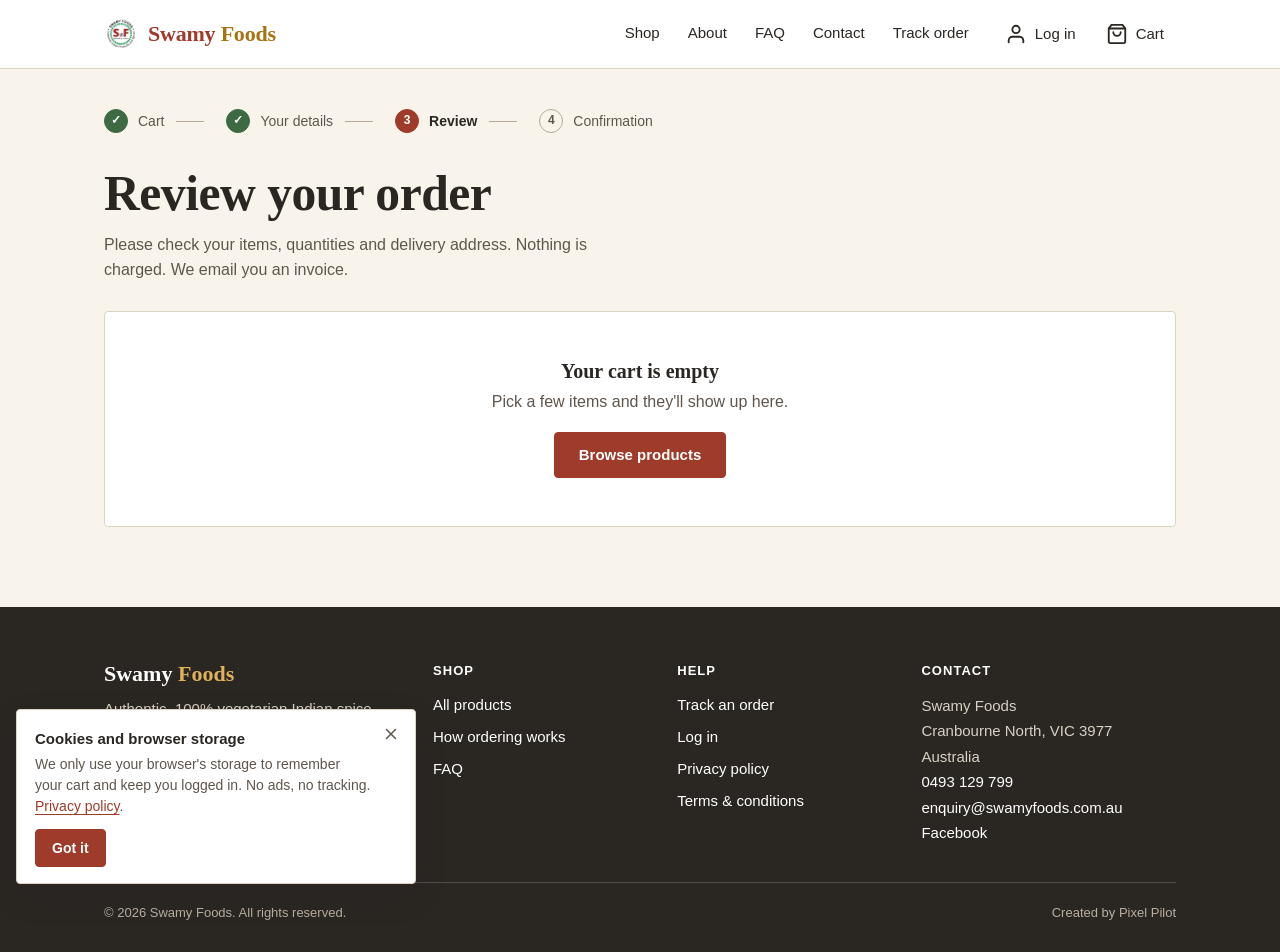
<file: review.html>
<!DOCTYPE html>

<html lang="en-AU">

<head>

<meta charset="UTF-8">

<meta name="viewport" content="width=device-width, initial-scale=1.0">

<title>Review your order | Swamy Foods</title>

<meta name="description" content="Check your items, quantities and delivery address before you place your Swamy Foods order.">

<meta name="robots" content="noindex, nofollow">

<meta name="theme-color" content="#9E3B2A">

<link rel="icon" href="favicon.ico" sizes="48x48">

<link rel="icon" href="favicon.svg" type="image/svg+xml">

<link rel="icon" href="favicon-32x32.png" type="image/png" sizes="32x32">

<link rel="icon" href="favicon-16x16.png" type="image/png" sizes="16x16">

<link rel="apple-touch-icon" href="apple-touch-icon.png" sizes="180x180">

<link rel="manifest" href="site.webmanifest">

<link rel="stylesheet" href="styles.css">

</head>

<body data-page="review">

<a class="skip-link" href="#main">Skip to main content</a>

<header class="site-header">

  <div class="wrap bar">

    <a class="brand" href="index.html" aria-label="Swamy Foods, home"><img src="logo.png" alt="Swamy Foods logo" width="34" height="34" onerror="this.remove()"><span>Swamy <em>Foods</em></span></a>

    <nav class="primary-nav" id="primaryNav" aria-label="Main">

      <ul>

        <li><a href="index.html#products">Shop</a></li>

        <li><a href="index.html#about">About</a></li>

        <li><a href="index.html#faq">FAQ</a></li>

        <li><a href="index.html#contact">Contact</a></li>

        <li><a href="track.html">Track order</a></li>

      </ul>

    </nav>

    <div class="tools">

      <a class="tool" id="navAccount" href="account.html" aria-label="Log in or create an account"><svg viewBox="0 0 24 24" fill="none" stroke="currentColor" stroke-width="2" stroke-linecap="round" stroke-linejoin="round" aria-hidden="true"><path d="M20 21v-2a4 4 0 0 0-4-4H8a4 4 0 0 0-4 4v2"/><circle cx="12" cy="7" r="4"/></svg><span class="tool-label" id="navAccountLabel">Log in</span></a>

      <a class="tool" id="navCart" href="cart.html" aria-label="Cart, empty"><svg viewBox="0 0 24 24" fill="none" stroke="currentColor" stroke-width="2" stroke-linecap="round" stroke-linejoin="round" aria-hidden="true"><path d="M6 2 3 6v14a2 2 0 0 0 2 2h14a2 2 0 0 0 2-2V6l-3-4z"/><line x1="3" y1="6" x2="21" y2="6"/><path d="M16 10a4 4 0 0 1-8 0"/></svg><span class="count" id="cartCount" data-n="0">0</span><span class="tool-label">Cart</span></a>

      <button class="menu-btn" id="menuBtn" type="button" aria-controls="primaryNav" aria-expanded="false" aria-label="Open menu"><svg viewBox="0 0 24 24" fill="none" stroke="currentColor" stroke-width="2" stroke-linecap="round" stroke-linejoin="round" aria-hidden="true"><line x1="3" y1="6" x2="21" y2="6"/><line x1="3" y1="12" x2="21" y2="12"/><line x1="3" y1="18" x2="21" y2="18"/></svg></button>

    </div>

  </div>

</header>

<main id="main">

<div class="wrap page">

<ol class="flow" aria-label="Order steps"><li class="done"><span class="n">&#10003;</span><a href="cart.html"><span class="lbl">Cart</span></a></li><li class="done"><span class="n">&#10003;</span><a href="checkout.html"><span class="lbl">Your details</span></a></li><li class="on" aria-current="step"><span class="n">3</span><span class="lbl">Review</span></li><li><span class="n">4</span><span class="lbl">Confirmation</span></li></ol>

<div class="page-head"><h1>Review your order</h1><p>Please check your items, quantities and delivery address. Nothing is charged. We email you an invoice.</p></div>

<div id="reviewRoot"><noscript><p>Please turn on JavaScript to use this page, or call 0493 129 799.</p></noscript></div>

</div>

</main>

<footer class="site-footer">

  <div class="wrap">

    <div class="footer-grid">

      <div><div class="footer-brand">Swamy <em>Foods</em></div><p class="footer-about">Authentic, 100% vegetarian Indian spice blends, appalams and vadams, delivered across Australia.</p></div>

      <div><h3>Shop</h3><ul><li><a href="index.html#products">All products</a></li><li><a href="index.html#how">How ordering works</a></li><li><a href="index.html#faq">FAQ</a></li></ul></div>

      <div><h3>Help</h3><ul><li><a href="track.html">Track an order</a></li><li><a href="account.html">Log in</a></li><li><a href="privacy.html">Privacy policy</a></li><li><a href="terms.html">Terms &amp; conditions</a></li></ul></div>

      <div><h3>Contact</h3><address>Swamy Foods<br>Cranbourne North, VIC 3977<br>Australia<br><a href="tel:+61493129799">0493 129 799</a><br><a href="mailto:enquiry@swamyfoods.com.au">enquiry@swamyfoods.com.au</a><br><a data-facebook href="https://www.facebook.com/SwamyFoodsAus/" target="_blank" rel="noopener">Facebook</a></address></div>

    </div>

    <div class="legal-line"><span>© <span data-year>2026</span> Swamy Foods. All rights reserved.</span><span>Created by Pixel Pilot</span></div>

  </div>

</footer>

<script src="config.js"></script>

<script src="app.js"></script>

</body>

</html>
</file>
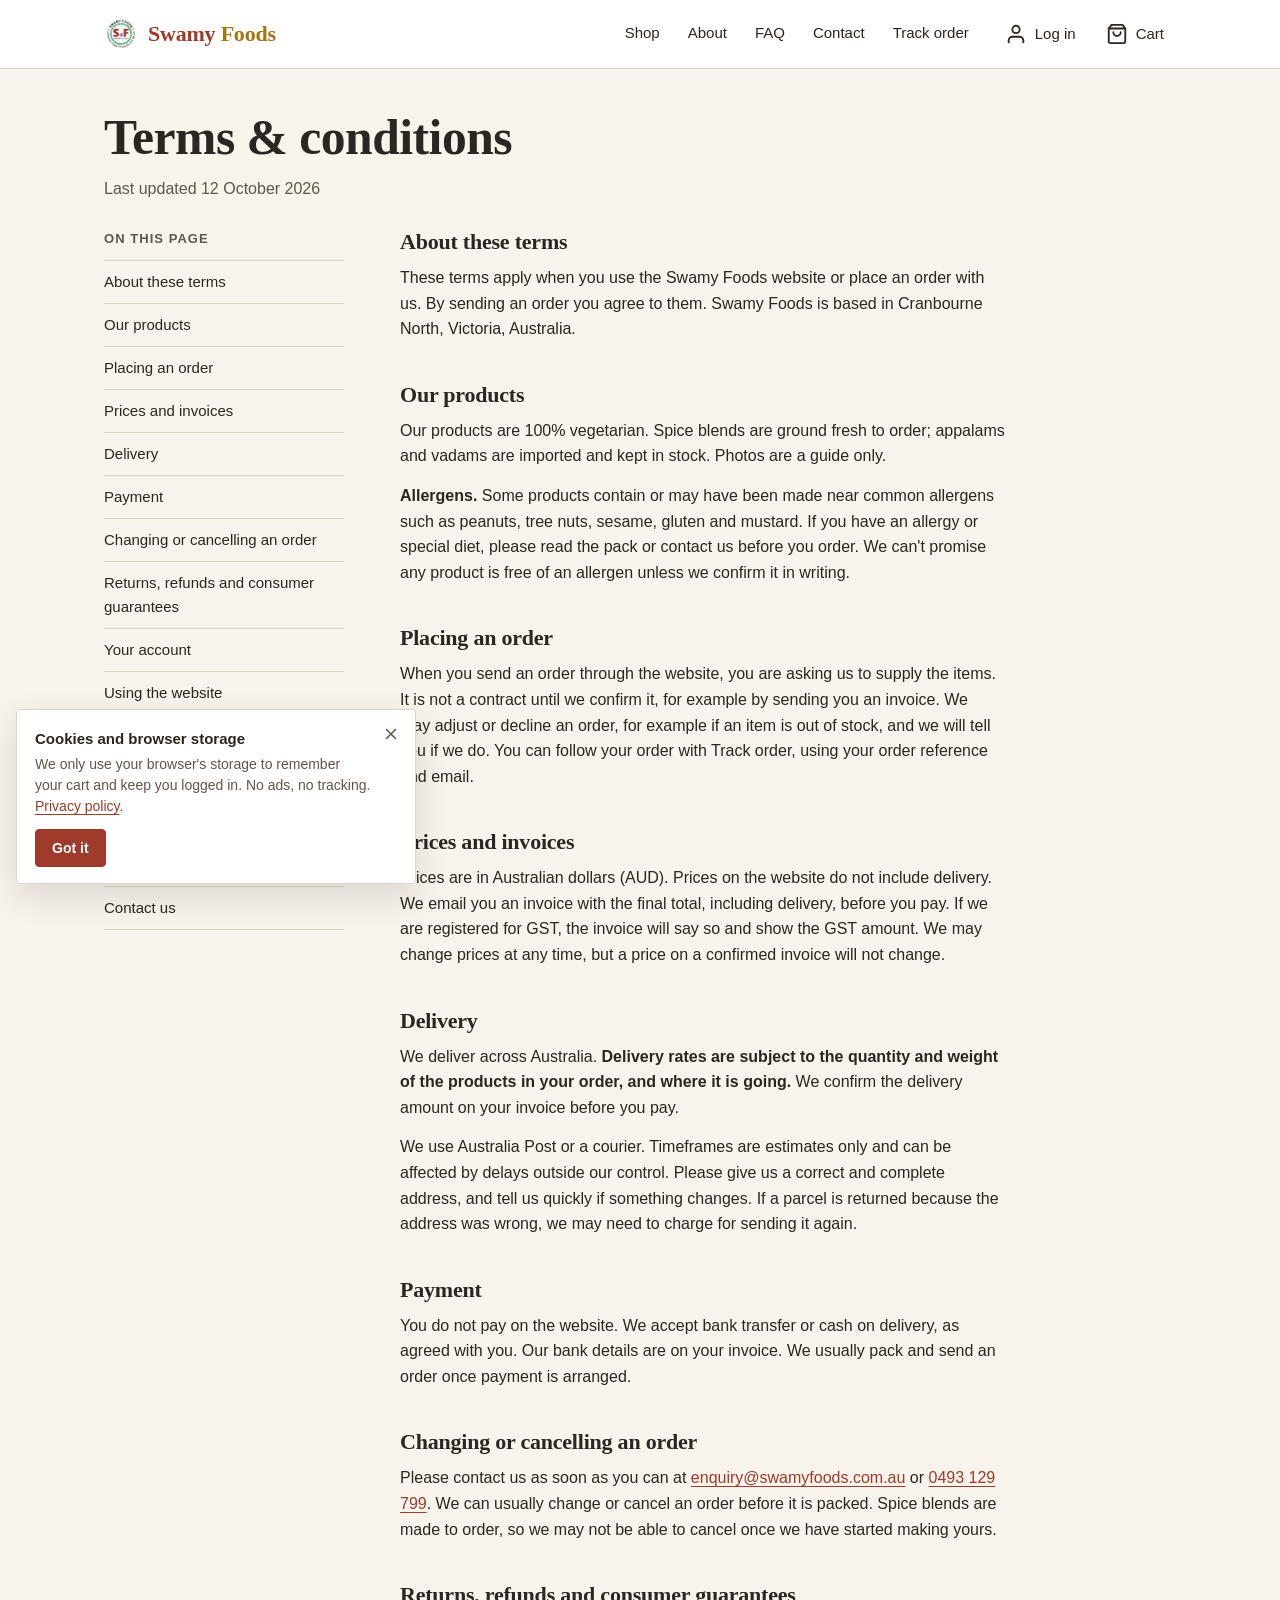
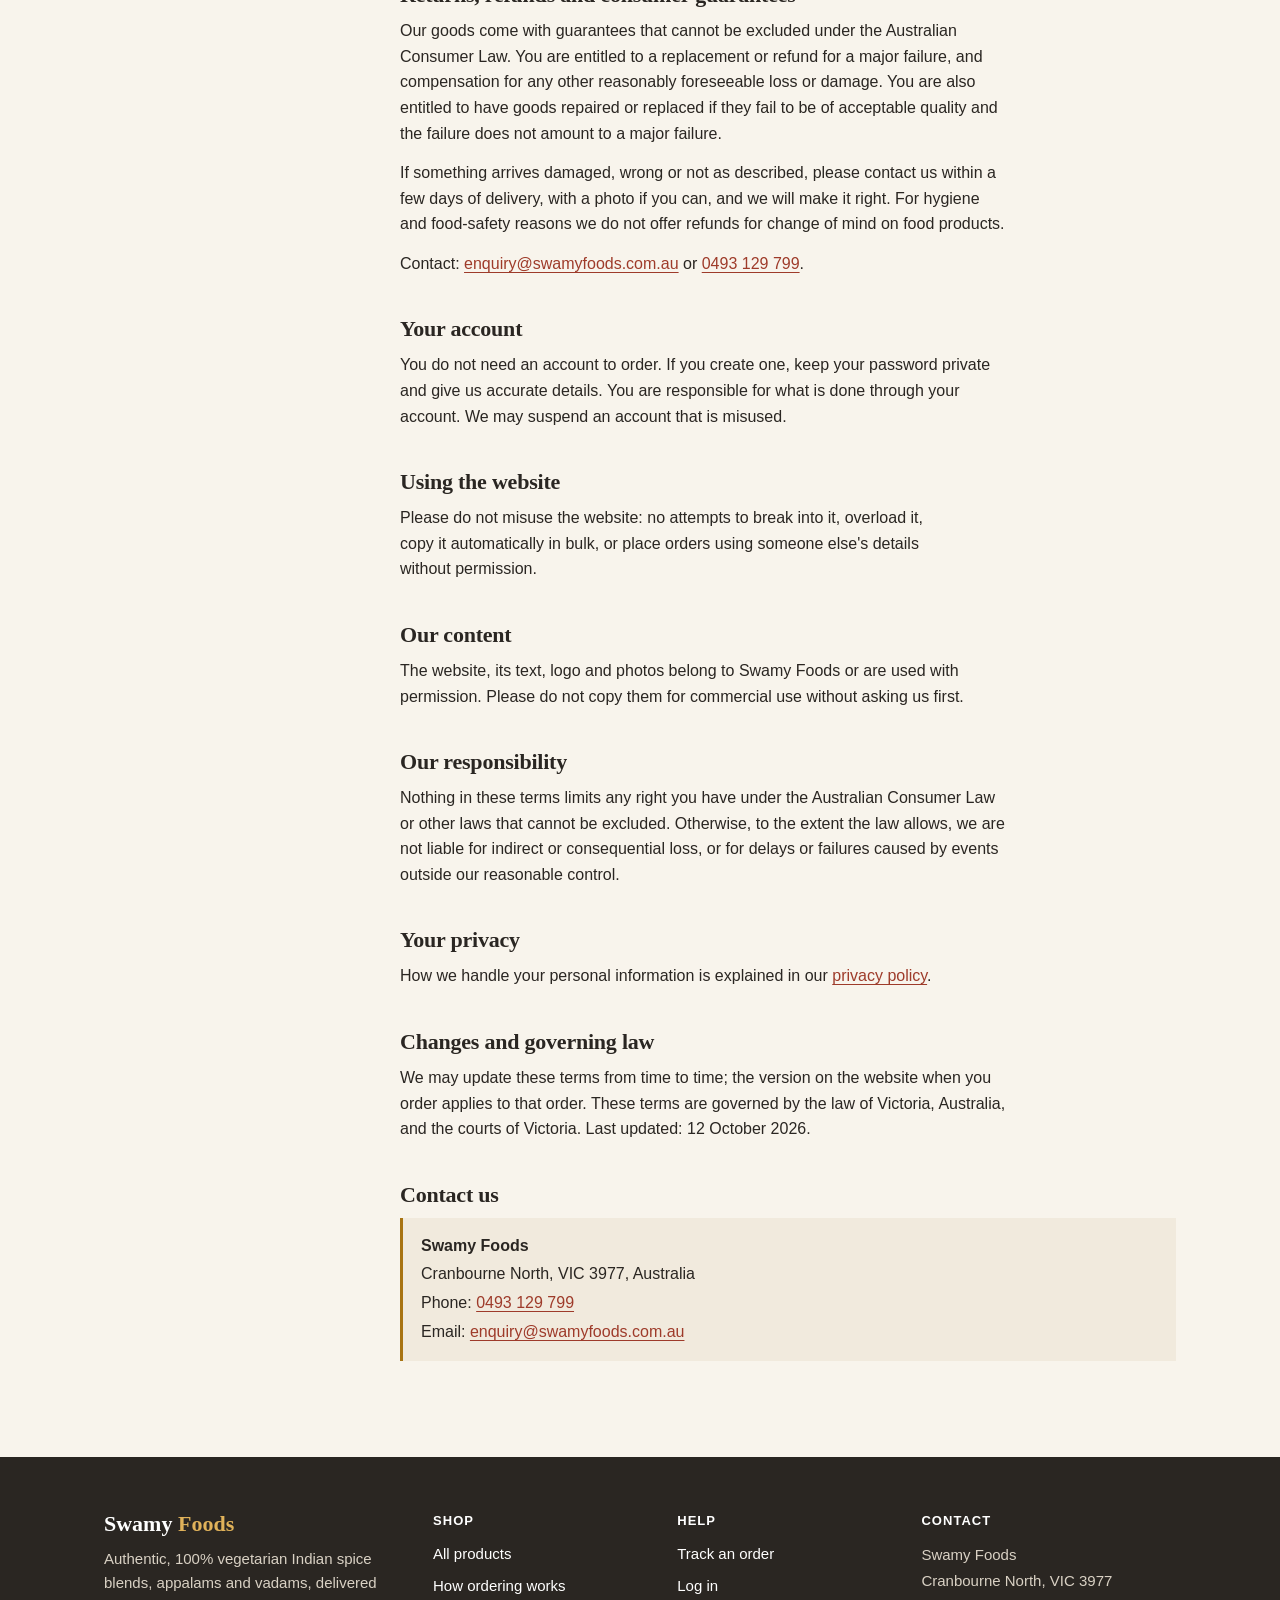
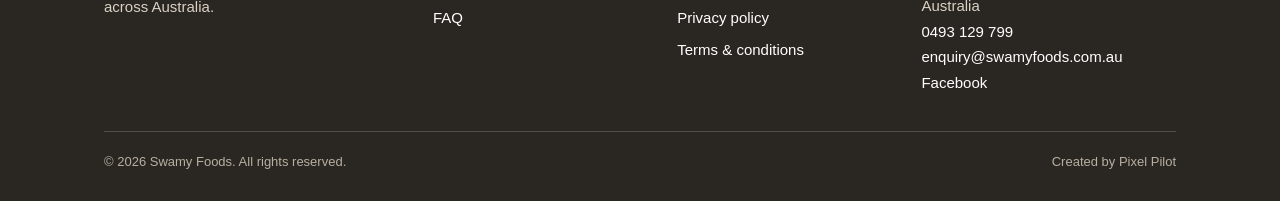
<file: terms.html>
<!DOCTYPE html>

<html lang="en-AU">

<head>

<meta charset="UTF-8">

<meta name="viewport" content="width=device-width, initial-scale=1.0">

<title>Terms &amp; Conditions | Swamy Foods</title>

<meta name="description" content="The terms for ordering from Swamy Foods: how orders, invoices, payment, delivery, returns and refunds work.">

<meta name="robots" content="index, follow">

<meta name="theme-color" content="#9E3B2A">

<link rel="canonical" href="https://www.swamyfoods.com.au/terms.html">

<meta property="og:type" content="website">

<meta property="og:site_name" content="Swamy Foods">

<meta property="og:locale" content="en_AU">

<meta property="og:title" content="Terms &amp; Conditions | Swamy Foods">

<meta property="og:description" content="The terms for ordering from Swamy Foods: how orders, invoices, payment, delivery, returns and refunds work.">

<meta property="og:url" content="https://www.swamyfoods.com.au/terms.html">

<meta property="og:image" content="https://www.swamyfoods.com.au/social-preview.png">

<meta property="og:image:alt" content="Swamy Foods: authentic Indian spices, appalams and vadams">

<meta name="twitter:card" content="summary_large_image">

<meta name="twitter:title" content="Terms &amp; Conditions | Swamy Foods">

<meta name="twitter:description" content="The terms for ordering from Swamy Foods: how orders, invoices, payment, delivery, returns and refunds work.">

<meta name="twitter:image" content="https://www.swamyfoods.com.au/social-preview.png">

<link rel="icon" href="favicon.ico" sizes="48x48">

<link rel="icon" href="favicon.svg" type="image/svg+xml">

<link rel="icon" href="favicon-32x32.png" type="image/png" sizes="32x32">

<link rel="icon" href="favicon-16x16.png" type="image/png" sizes="16x16">

<link rel="apple-touch-icon" href="apple-touch-icon.png" sizes="180x180">

<link rel="manifest" href="site.webmanifest">

<link rel="stylesheet" href="styles.css">

</head>

<body data-page="static">

<a class="skip-link" href="#main">Skip to main content</a>

<header class="site-header">

  <div class="wrap bar">

    <a class="brand" href="index.html" aria-label="Swamy Foods, home"><img src="logo.png" alt="Swamy Foods logo" width="34" height="34" onerror="this.remove()"><span>Swamy <em>Foods</em></span></a>

    <nav class="primary-nav" id="primaryNav" aria-label="Main">

      <ul>

        <li><a href="index.html#products">Shop</a></li>

        <li><a href="index.html#about">About</a></li>

        <li><a href="index.html#faq">FAQ</a></li>

        <li><a href="index.html#contact">Contact</a></li>

        <li><a href="track.html">Track order</a></li>

      </ul>

    </nav>

    <div class="tools">

      <a class="tool" id="navAccount" href="account.html" aria-label="Log in or create an account"><svg viewBox="0 0 24 24" fill="none" stroke="currentColor" stroke-width="2" stroke-linecap="round" stroke-linejoin="round" aria-hidden="true"><path d="M20 21v-2a4 4 0 0 0-4-4H8a4 4 0 0 0-4 4v2"/><circle cx="12" cy="7" r="4"/></svg><span class="tool-label" id="navAccountLabel">Log in</span></a>

      <a class="tool" id="navCart" href="cart.html" aria-label="Cart, empty"><svg viewBox="0 0 24 24" fill="none" stroke="currentColor" stroke-width="2" stroke-linecap="round" stroke-linejoin="round" aria-hidden="true"><path d="M6 2 3 6v14a2 2 0 0 0 2 2h14a2 2 0 0 0 2-2V6l-3-4z"/><line x1="3" y1="6" x2="21" y2="6"/><path d="M16 10a4 4 0 0 1-8 0"/></svg><span class="count" id="cartCount" data-n="0">0</span><span class="tool-label">Cart</span></a>

      <button class="menu-btn" id="menuBtn" type="button" aria-controls="primaryNav" aria-expanded="false" aria-label="Open menu"><svg viewBox="0 0 24 24" fill="none" stroke="currentColor" stroke-width="2" stroke-linecap="round" stroke-linejoin="round" aria-hidden="true"><line x1="3" y1="6" x2="21" y2="6"/><line x1="3" y1="12" x2="21" y2="12"/><line x1="3" y1="18" x2="21" y2="18"/></svg></button>

    </div>

  </div>

</header>

<main id="main">

<div class="wrap page">

  <div class="page-head"><h1>Terms &amp; conditions</h1><p>Last updated 12 October 2026</p></div>

  <div class="legal">

    <nav class="toc" aria-label="On this page"><strong>On this page</strong><ol><li><a href="#about">About these terms</a></li><li><a href="#products">Our products</a></li><li><a href="#orders">Placing an order</a></li><li><a href="#prices">Prices and invoices</a></li><li><a href="#delivery">Delivery</a></li><li><a href="#payment">Payment</a></li><li><a href="#cancel">Changing or cancelling an order</a></li><li><a href="#returns">Returns, refunds and consumer guarantees</a></li><li><a href="#account">Your account</a></li><li><a href="#use">Using the website</a></li><li><a href="#ip">Our content</a></li><li><a href="#liability">Our responsibility</a></li><li><a href="#privacy">Your privacy</a></li><li><a href="#law">Changes and governing law</a></li><li><a href="#contact">Contact us</a></li></ol></nav>

    <div class="prose"><h2 id="about">About these terms</h2><p>These terms apply when you use the Swamy Foods website or place an order with us. By sending an order you agree to them. Swamy Foods is based in Cranbourne North, Victoria, Australia.</p><h2 id="products">Our products</h2><p>Our products are 100% vegetarian. Spice blends are ground fresh to order; appalams and vadams are imported and kept in stock. Photos are a guide only.</p>

<p><strong>Allergens.</strong> Some products contain or may have been made near common allergens such as peanuts, tree nuts, sesame, gluten and mustard. If you have an allergy or special diet, please read the pack or contact us before you order. We can't promise any product is free of an allergen unless we confirm it in writing.</p><h2 id="orders">Placing an order</h2><p>When you send an order through the website, you are asking us to supply the items. It is not a contract until we confirm it, for example by sending you an invoice. We may adjust or decline an order, for example if an item is out of stock, and we will tell you if we do. You can follow your order with Track order, using your order reference and email.</p><h2 id="prices">Prices and invoices</h2><p>Prices are in Australian dollars (AUD). Prices on the website do not include delivery. We email you an invoice with the final total, including delivery, before you pay. If we are registered for GST, the invoice will say so and show the GST amount. We may change prices at any time, but a price on a confirmed invoice will not change.</p><h2 id="delivery">Delivery</h2><p>We deliver across Australia. <strong>Delivery rates are subject to the quantity and weight of the products in your order, and where it is going.</strong> We confirm the delivery amount on your invoice before you pay.</p>

<p>We use Australia Post or a courier. Timeframes are estimates only and can be affected by delays outside our control. Please give us a correct and complete address, and tell us quickly if something changes. If a parcel is returned because the address was wrong, we may need to charge for sending it again.</p><h2 id="payment">Payment</h2><p>You do not pay on the website. We accept bank transfer or cash on delivery, as agreed with you. Our bank details are on your invoice. We usually pack and send an order once payment is arranged.</p><h2 id="cancel">Changing or cancelling an order</h2><p>Please contact us as soon as you can at <a href="mailto:enquiry@swamyfoods.com.au">enquiry@swamyfoods.com.au</a> or <a href="tel:+61493129799">0493 129 799</a>. We can usually change or cancel an order before it is packed. Spice blends are made to order, so we may not be able to cancel once we have started making yours.</p><h2 id="returns">Returns, refunds and consumer guarantees</h2><p>Our goods come with guarantees that cannot be excluded under the Australian Consumer Law. You are entitled to a replacement or refund for a major failure, and compensation for any other reasonably foreseeable loss or damage. You are also entitled to have goods repaired or replaced if they fail to be of acceptable quality and the failure does not amount to a major failure.</p>

<p>If something arrives damaged, wrong or not as described, please contact us within a few days of delivery, with a photo if you can, and we will make it right. For hygiene and food-safety reasons we do not offer refunds for change of mind on food products.</p>

<p>Contact: <a href="mailto:enquiry@swamyfoods.com.au">enquiry@swamyfoods.com.au</a> or <a href="tel:+61493129799">0493 129 799</a>.</p><h2 id="account">Your account</h2><p>You do not need an account to order. If you create one, keep your password private and give us accurate details. You are responsible for what is done through your account. We may suspend an account that is misused.</p><h2 id="use">Using the website</h2><p>Please do not misuse the website: no attempts to break into it, overload it, copy it automatically in bulk, or place orders using someone else's details without permission.</p><h2 id="ip">Our content</h2><p>The website, its text, logo and photos belong to Swamy Foods or are used with permission. Please do not copy them for commercial use without asking us first.</p><h2 id="liability">Our responsibility</h2><p>Nothing in these terms limits any right you have under the Australian Consumer Law or other laws that cannot be excluded. Otherwise, to the extent the law allows, we are not liable for indirect or consequential loss, or for delays or failures caused by events outside our reasonable control.</p><h2 id="privacy">Your privacy</h2><p>How we handle your personal information is explained in our <a href="privacy.html">privacy policy</a>.</p><h2 id="law">Changes and governing law</h2><p>We may update these terms from time to time; the version on the website when you order applies to that order. These terms are governed by the law of Victoria, Australia, and the courts of Victoria. Last updated: 12 October 2026.</p><h2 id="contact">Contact us</h2><address>

  <strong>Swamy Foods</strong><br>

  Cranbourne North, VIC 3977, Australia<br>

  Phone: <a href="tel:+61493129799">0493 129 799</a><br>

  Email: <a href="mailto:enquiry@swamyfoods.com.au">enquiry@swamyfoods.com.au</a>

</address>

  </div>

  </div>

</div>

</main>

<footer class="site-footer">

  <div class="wrap">

    <div class="footer-grid">

      <div><div class="footer-brand">Swamy <em>Foods</em></div><p class="footer-about">Authentic, 100% vegetarian Indian spice blends, appalams and vadams, delivered across Australia.</p></div>

      <div><h3>Shop</h3><ul><li><a href="index.html#products">All products</a></li><li><a href="index.html#how">How ordering works</a></li><li><a href="index.html#faq">FAQ</a></li></ul></div>

      <div><h3>Help</h3><ul><li><a href="track.html">Track an order</a></li><li><a href="account.html">Log in</a></li><li><a href="privacy.html">Privacy policy</a></li><li><a href="terms.html">Terms &amp; conditions</a></li></ul></div>

      <div><h3>Contact</h3><address>Swamy Foods<br>Cranbourne North, VIC 3977<br>Australia<br><a href="tel:+61493129799">0493 129 799</a><br><a href="mailto:enquiry@swamyfoods.com.au">enquiry@swamyfoods.com.au</a><br><a data-facebook href="https://www.facebook.com/SwamyFoodsAus/" target="_blank" rel="noopener">Facebook</a></address></div>

    </div>

    <div class="legal-line"><span>© <span data-year>2026</span> Swamy Foods. All rights reserved.</span><span>Created by Pixel Pilot</span></div>

  </div>

</footer>

<script src="config.js"></script>

<script src="app.js"></script>

</body>

</html>
</file>
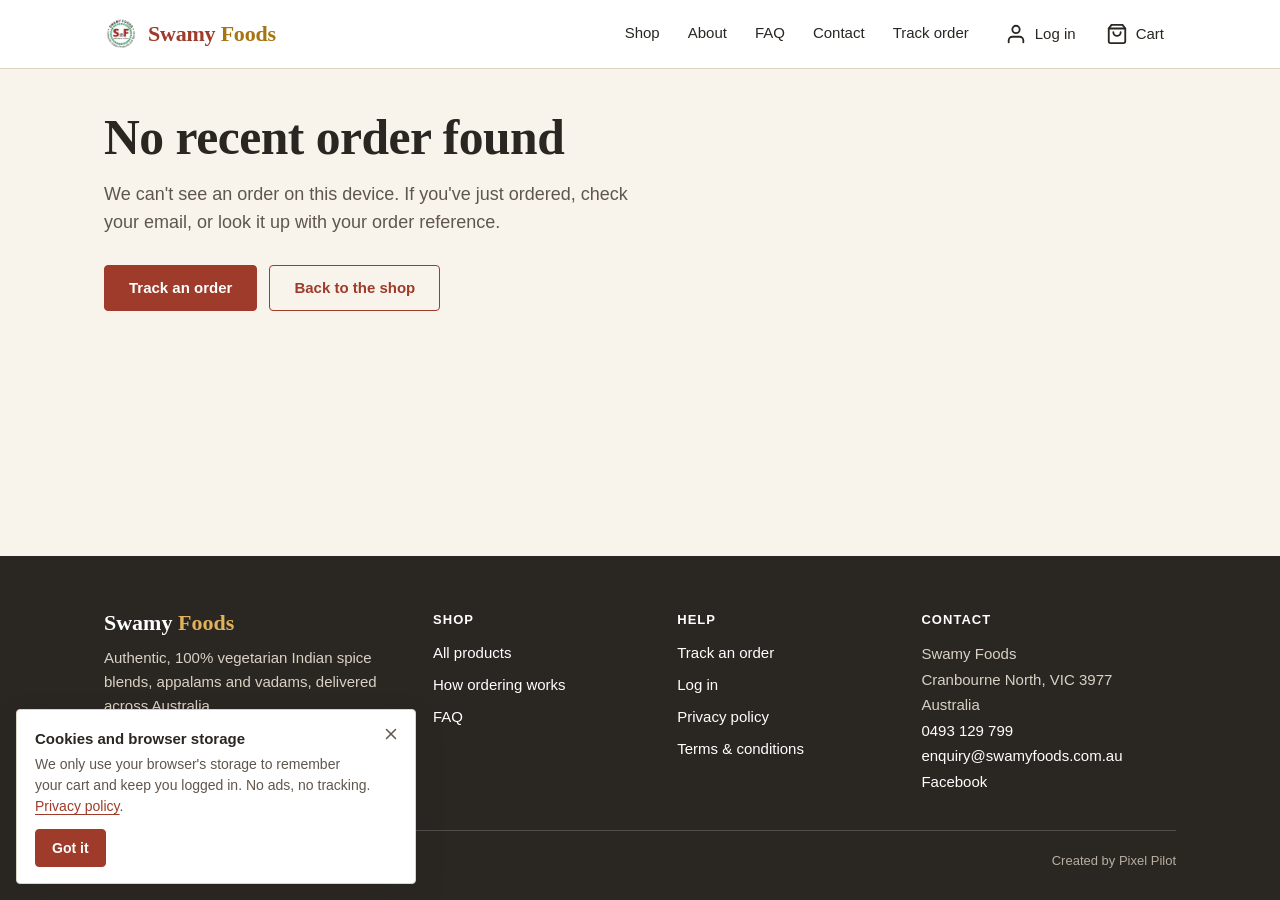
<file: thank-you.html>
<!DOCTYPE html>

<html lang="en-AU">

<head>

<meta charset="UTF-8">

<meta name="viewport" content="width=device-width, initial-scale=1.0">

<title>Order received | Swamy Foods</title>

<meta name="description" content="Thank you for your order with Swamy Foods. We will check stock and email your invoice with the final total and delivery.">

<meta name="robots" content="noindex, nofollow">

<meta name="theme-color" content="#9E3B2A">

<link rel="icon" href="favicon.ico" sizes="48x48">

<link rel="icon" href="favicon.svg" type="image/svg+xml">

<link rel="icon" href="favicon-32x32.png" type="image/png" sizes="32x32">

<link rel="icon" href="favicon-16x16.png" type="image/png" sizes="16x16">

<link rel="apple-touch-icon" href="apple-touch-icon.png" sizes="180x180">

<link rel="manifest" href="site.webmanifest">

<link rel="stylesheet" href="styles.css">

</head>

<body data-page="thanks">

<a class="skip-link" href="#main">Skip to main content</a>

<header class="site-header">

  <div class="wrap bar">

    <a class="brand" href="index.html" aria-label="Swamy Foods, home"><img src="logo.png" alt="Swamy Foods logo" width="34" height="34" onerror="this.remove()"><span>Swamy <em>Foods</em></span></a>

    <nav class="primary-nav" id="primaryNav" aria-label="Main">

      <ul>

        <li><a href="index.html#products">Shop</a></li>

        <li><a href="index.html#about">About</a></li>

        <li><a href="index.html#faq">FAQ</a></li>

        <li><a href="index.html#contact">Contact</a></li>

        <li><a href="track.html">Track order</a></li>

      </ul>

    </nav>

    <div class="tools">

      <a class="tool" id="navAccount" href="account.html" aria-label="Log in or create an account"><svg viewBox="0 0 24 24" fill="none" stroke="currentColor" stroke-width="2" stroke-linecap="round" stroke-linejoin="round" aria-hidden="true"><path d="M20 21v-2a4 4 0 0 0-4-4H8a4 4 0 0 0-4 4v2"/><circle cx="12" cy="7" r="4"/></svg><span class="tool-label" id="navAccountLabel">Log in</span></a>

      <a class="tool" id="navCart" href="cart.html" aria-label="Cart, empty"><svg viewBox="0 0 24 24" fill="none" stroke="currentColor" stroke-width="2" stroke-linecap="round" stroke-linejoin="round" aria-hidden="true"><path d="M6 2 3 6v14a2 2 0 0 0 2 2h14a2 2 0 0 0 2-2V6l-3-4z"/><line x1="3" y1="6" x2="21" y2="6"/><path d="M16 10a4 4 0 0 1-8 0"/></svg><span class="count" id="cartCount" data-n="0">0</span><span class="tool-label">Cart</span></a>

      <button class="menu-btn" id="menuBtn" type="button" aria-controls="primaryNav" aria-expanded="false" aria-label="Open menu"><svg viewBox="0 0 24 24" fill="none" stroke="currentColor" stroke-width="2" stroke-linecap="round" stroke-linejoin="round" aria-hidden="true"><line x1="3" y1="6" x2="21" y2="6"/><line x1="3" y1="12" x2="21" y2="12"/><line x1="3" y1="18" x2="21" y2="18"/></svg></button>

    </div>

  </div>

</header>

<main id="main">

<div class="wrap page"><div id="thanksRoot"><noscript><p>Thank you. We have your order. Please check your email, or call 0493 129 799.</p></noscript></div></div>

</main>

<footer class="site-footer">

  <div class="wrap">

    <div class="footer-grid">

      <div><div class="footer-brand">Swamy <em>Foods</em></div><p class="footer-about">Authentic, 100% vegetarian Indian spice blends, appalams and vadams, delivered across Australia.</p></div>

      <div><h3>Shop</h3><ul><li><a href="index.html#products">All products</a></li><li><a href="index.html#how">How ordering works</a></li><li><a href="index.html#faq">FAQ</a></li></ul></div>

      <div><h3>Help</h3><ul><li><a href="track.html">Track an order</a></li><li><a href="account.html">Log in</a></li><li><a href="privacy.html">Privacy policy</a></li><li><a href="terms.html">Terms &amp; conditions</a></li></ul></div>

      <div><h3>Contact</h3><address>Swamy Foods<br>Cranbourne North, VIC 3977<br>Australia<br><a href="tel:+61493129799">0493 129 799</a><br><a href="mailto:enquiry@swamyfoods.com.au">enquiry@swamyfoods.com.au</a><br><a data-facebook href="https://www.facebook.com/SwamyFoodsAus/" target="_blank" rel="noopener">Facebook</a></address></div>

    </div>

    <div class="legal-line"><span>© <span data-year>2026</span> Swamy Foods. All rights reserved.</span><span>Created by Pixel Pilot</span></div>

  </div>

</footer>

<script src="config.js"></script>

<script src="app.js"></script>

</body>

</html>
</file>
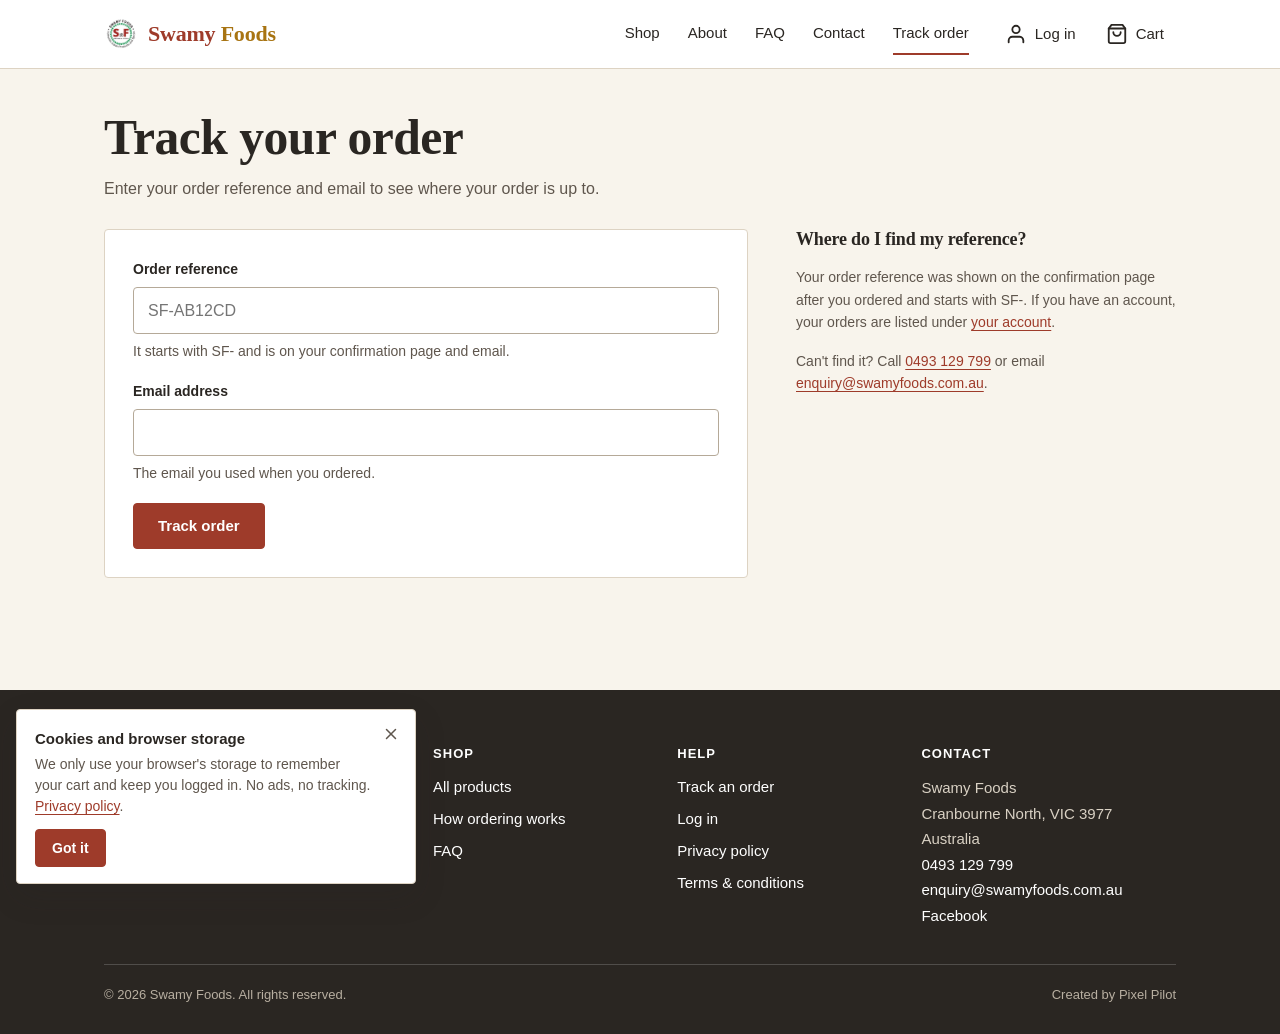
<file: track.html>
<!DOCTYPE html>

<html lang="en-AU">

<head>

<meta charset="UTF-8">

<meta name="viewport" content="width=device-width, initial-scale=1.0">

<title>Track your order | Swamy Foods</title>

<meta name="description" content="Check the progress of your Swamy Foods order with your order reference and email.">

<meta name="robots" content="noindex, nofollow">

<meta name="theme-color" content="#9E3B2A">

<link rel="icon" href="favicon.ico" sizes="48x48">

<link rel="icon" href="favicon.svg" type="image/svg+xml">

<link rel="icon" href="favicon-32x32.png" type="image/png" sizes="32x32">

<link rel="icon" href="favicon-16x16.png" type="image/png" sizes="16x16">

<link rel="apple-touch-icon" href="apple-touch-icon.png" sizes="180x180">

<link rel="manifest" href="site.webmanifest">

<link rel="stylesheet" href="styles.css">

</head>

<body data-page="track">

<a class="skip-link" href="#main">Skip to main content</a>

<header class="site-header">

  <div class="wrap bar">

    <a class="brand" href="index.html" aria-label="Swamy Foods, home"><img src="logo.png" alt="Swamy Foods logo" width="34" height="34" onerror="this.remove()"><span>Swamy <em>Foods</em></span></a>

    <nav class="primary-nav" id="primaryNav" aria-label="Main">

      <ul>

        <li><a href="index.html#products">Shop</a></li>

        <li><a href="index.html#about">About</a></li>

        <li><a href="index.html#faq">FAQ</a></li>

        <li><a href="index.html#contact">Contact</a></li>

        <li><a href="track.html" aria-current="page">Track order</a></li>

      </ul>

    </nav>

    <div class="tools">

      <a class="tool" id="navAccount" href="account.html" aria-label="Log in or create an account"><svg viewBox="0 0 24 24" fill="none" stroke="currentColor" stroke-width="2" stroke-linecap="round" stroke-linejoin="round" aria-hidden="true"><path d="M20 21v-2a4 4 0 0 0-4-4H8a4 4 0 0 0-4 4v2"/><circle cx="12" cy="7" r="4"/></svg><span class="tool-label" id="navAccountLabel">Log in</span></a>

      <a class="tool" id="navCart" href="cart.html" aria-label="Cart, empty"><svg viewBox="0 0 24 24" fill="none" stroke="currentColor" stroke-width="2" stroke-linecap="round" stroke-linejoin="round" aria-hidden="true"><path d="M6 2 3 6v14a2 2 0 0 0 2 2h14a2 2 0 0 0 2-2V6l-3-4z"/><line x1="3" y1="6" x2="21" y2="6"/><path d="M16 10a4 4 0 0 1-8 0"/></svg><span class="count" id="cartCount" data-n="0">0</span><span class="tool-label">Cart</span></a>

      <button class="menu-btn" id="menuBtn" type="button" aria-controls="primaryNav" aria-expanded="false" aria-label="Open menu"><svg viewBox="0 0 24 24" fill="none" stroke="currentColor" stroke-width="2" stroke-linecap="round" stroke-linejoin="round" aria-hidden="true"><line x1="3" y1="6" x2="21" y2="6"/><line x1="3" y1="12" x2="21" y2="12"/><line x1="3" y1="18" x2="21" y2="18"/></svg></button>

    </div>

  </div>

</header>

<main id="main">

<div class="wrap page">

<div class="page-head"><h1>Track your order</h1><p>Enter your order reference and email to see where your order is up to.</p></div>

<div id="trackRoot"><noscript><p>Please turn on JavaScript to use this page, or call 0493 129 799.</p></noscript></div>

</div>

</main>

<footer class="site-footer">

  <div class="wrap">

    <div class="footer-grid">

      <div><div class="footer-brand">Swamy <em>Foods</em></div><p class="footer-about">Authentic, 100% vegetarian Indian spice blends, appalams and vadams, delivered across Australia.</p></div>

      <div><h3>Shop</h3><ul><li><a href="index.html#products">All products</a></li><li><a href="index.html#how">How ordering works</a></li><li><a href="index.html#faq">FAQ</a></li></ul></div>

      <div><h3>Help</h3><ul><li><a href="track.html">Track an order</a></li><li><a href="account.html">Log in</a></li><li><a href="privacy.html">Privacy policy</a></li><li><a href="terms.html">Terms &amp; conditions</a></li></ul></div>

      <div><h3>Contact</h3><address>Swamy Foods<br>Cranbourne North, VIC 3977<br>Australia<br><a href="tel:+61493129799">0493 129 799</a><br><a href="mailto:enquiry@swamyfoods.com.au">enquiry@swamyfoods.com.au</a><br><a data-facebook href="https://www.facebook.com/SwamyFoodsAus/" target="_blank" rel="noopener">Facebook</a></address></div>

    </div>

    <div class="legal-line"><span>© <span data-year>2026</span> Swamy Foods. All rights reserved.</span><span>Created by Pixel Pilot</span></div>

  </div>

</footer>

<script src="config.js"></script>

<script src="app.js"></script>

</body>

</html>
</file>
<file: styles.css>
/* =====================================================================

   SWAMY FOODS - design system (one stylesheet for every public page)

   Tokens first, then base, layout, components, then page-specific parts.

   ===================================================================== */

:root{

  --bg:#F8F4EC;          /* page */

  --surface:#FFFFFF;     /* panels, inputs */

  --tint:#F1EADD;        /* quiet fills */

  --ink:#2A2622;         /* text */

  --ink-2:#5F564D;       /* secondary text (6.9:1 on --bg) */

  --line:#DDD3C3;        /* hairlines */

  --line-strong:#B5A998; /* input borders */

  --brand:#9E3B2A;       /* actions, links */

  --brand-dark:#7F2F20;

  --accent:#A87412;      /* highlights only */

  --ok:#3D6A43; --ok-bg:#E8F0E6;

  --warn:#8C5E0A; --warn-bg:#FAF0DA;

  --err:#A32D1E; --err-bg:#FBE9E6;

  --info:#1D5A87; --info-bg:#E6F0F7;

  --serif:Georgia,"Iowan Old Style","Palatino Linotype","Times New Roman",serif;

  --sans:-apple-system,BlinkMacSystemFont,"Segoe UI",Roboto,"Helvetica Neue",Arial,sans-serif;

  --r:4px;               /* one corner radius, used everywhere */

  --shadow:0 12px 32px rgba(42,38,34,.14);

}

*,*::before,*::after{box-sizing:border-box}

*{margin:0}

html{-webkit-text-size-adjust:100%;scroll-behavior:smooth;scroll-padding-top:84px}

body{font:16px/1.6 var(--sans);color:var(--ink);background:var(--bg);min-height:100vh;display:flex;flex-direction:column;-webkit-font-smoothing:antialiased}

main{flex:1}

img,svg{display:block;max-width:100%}

a{color:var(--brand);text-underline-offset:3px}

a:hover{color:var(--brand-dark)}

button,input,select,textarea{font:inherit;color:inherit}

:focus-visible{outline:2px solid var(--brand);outline-offset:2px}

[hidden]{display:none!important}

@media (prefers-reduced-motion:reduce){html{scroll-behavior:auto}*,*::before,*::after{transition:none!important;animation:none!important}}

.sr-only{position:absolute;width:1px;height:1px;overflow:hidden;clip:rect(0 0 0 0);white-space:nowrap}

.skip-link{position:absolute;left:12px;top:-60px;background:var(--ink);color:#fff;padding:10px 16px;border-radius:var(--r);z-index:2000;text-decoration:none}

.skip-link:focus{top:12px}


 

/* ---------- type ---------- */

h1,h2,h3{font-family:var(--serif);font-weight:600;letter-spacing:-.01em;line-height:1.18;text-wrap:balance}

h1{font-size:clamp(2rem,1.2rem + 2.6vw,3.1rem)}

h2{font-size:clamp(1.55rem,1.2rem + 1.2vw,2.1rem)}

h3{font-size:1.15rem}

p{text-wrap:pretty}

.lead{font-size:1.125rem;color:var(--ink-2);max-width:56ch}

.muted{color:var(--ink-2)}

.small{font-size:.875rem}

.overline{font-size:.8125rem;font-weight:600;letter-spacing:.08em;text-transform:uppercase;color:var(--accent)}


 

/* ---------- layout ---------- */

.wrap{width:100%;max-width:1120px;margin:0 auto;padding-left:24px;padding-right:24px}

.section{padding-top:72px;padding-bottom:72px}

.section + .section{border-top:1px solid var(--line)}

.section-head{margin-bottom:32px;max-width:62ch}

.section-head p{margin-top:10px;color:var(--ink-2)}

.page{padding-top:40px;padding-bottom:80px}

.page-head{margin-bottom:28px}

.page-head p{margin-top:8px;color:var(--ink-2);max-width:60ch}

.stack > * + *{margin-top:16px}

@media (max-width:640px){.wrap{padding-left:16px;padding-right:16px}.section{padding-top:48px;padding-bottom:48px}.page{padding-top:28px;padding-bottom:64px}}


 

/* ---------- header ---------- */

.site-header{position:sticky;top:0;z-index:100;background:var(--surface);border-bottom:1px solid var(--line)}

.bar{display:flex;align-items:center;gap:24px;min-height:68px}

.brand{display:flex;align-items:center;gap:10px;font:600 1.375rem/1 var(--serif);color:var(--brand);text-decoration:none;letter-spacing:-.01em}

.brand em{font-style:normal;color:var(--accent)}

.brand img{width:34px;height:34px;object-fit:contain}

.primary-nav{margin-left:auto}

.primary-nav ul{display:flex;gap:28px;list-style:none;padding:0}

.primary-nav a{display:block;padding:8px 0;font-size:.9375rem;font-weight:500;color:var(--ink);text-decoration:none;border-bottom:2px solid transparent}

.primary-nav a:hover{color:var(--brand);border-bottom-color:var(--brand)}

.primary-nav a[aria-current="page"]{border-bottom-color:var(--brand)}

.tools{display:flex;align-items:center;gap:6px}

.tool{position:relative;display:inline-flex;align-items:center;gap:8px;min-height:44px;padding:0 12px;color:var(--ink);text-decoration:none;font-size:.9375rem;font-weight:500;border-radius:var(--r)}

.tool:hover{background:var(--tint);color:var(--ink)}

.tool svg{width:22px;height:22px;flex:none}

.count{position:absolute;top:3px;left:24px;min-width:18px;height:18px;padding:0 5px;border-radius:9px;background:var(--brand);color:#fff;font-size:.6875rem;font-weight:700;line-height:18px;text-align:center}

.count[data-n="0"]{display:none}

.menu-btn{display:none;min-height:44px;min-width:44px;align-items:center;justify-content:center;background:none;border:0;border-radius:var(--r);cursor:pointer}

.menu-btn:hover{background:var(--tint)}

.menu-btn svg{width:24px;height:24px}

@media (max-width:860px){

  .bar{gap:8px;min-height:60px}

  .tools{margin-left:auto}

  .tool .tool-label{display:none}

  .menu-btn{display:inline-flex}

  .primary-nav{position:absolute;left:0;right:0;top:100%;margin:0;background:var(--surface);border-bottom:1px solid var(--line);display:none}

  .site-header.nav-open .primary-nav{display:block}

  .primary-nav ul{flex-direction:column;gap:0;padding:8px 16px 12px}

  .primary-nav a{padding:14px 0;border-bottom:1px solid var(--line)}

  .primary-nav li:last-child a{border-bottom:0}

  .count{left:22px}

}


 

/* ---------- buttons ---------- */

.btn{display:inline-flex;align-items:center;justify-content:center;gap:8px;min-height:46px;padding:0 24px;border:1px solid var(--brand);border-radius:var(--r);background:var(--brand);color:#fff;font-size:.9375rem;font-weight:600;text-decoration:none;cursor:pointer;transition:background .15s,border-color .15s}

.btn:hover{background:var(--brand-dark);border-color:var(--brand-dark);color:#fff}

.btn-secondary{background:transparent;color:var(--brand)}

.btn-secondary:hover{background:var(--brand);color:#fff}

.btn-quiet{background:none;border:0;min-height:auto;padding:4px 0;color:var(--brand);font-weight:600;text-decoration:underline;text-underline-offset:3px}

.btn-quiet:hover{background:none;color:var(--brand-dark)}

.btn-sm{min-height:38px;padding:0 16px;font-size:.875rem}

.btn-block{display:flex;width:100%}

.btn:disabled,.btn[aria-disabled="true"]{opacity:.55;cursor:not-allowed}

.btn.is-loading{cursor:progress}

.btn.is-loading::before{content:"";width:14px;height:14px;border:2px solid rgba(255,255,255,.45);border-top-color:#fff;border-radius:50%;animation:spin .8s linear infinite}

.btn-secondary.is-loading::before{border-color:rgba(158,59,42,.3);border-top-color:var(--brand)}

@keyframes spin{to{transform:rotate(360deg)}}

.spinner{display:inline-block;width:18px;height:18px;border:2.5px solid var(--line);border-top-color:var(--brand);border-radius:50%;animation:spin .8s linear infinite;flex:none}

.loading{display:flex;align-items:center;gap:12px;padding:32px 0;color:var(--ink-2)}


 

/* ---------- forms ---------- */

.field{margin-bottom:18px}

.field label,.label{display:block;margin-bottom:6px;font-size:.875rem;font-weight:600}

.field .opt{font-weight:400;color:var(--ink-2)}

.field input,.field select,.field textarea{width:100%;min-height:46px;padding:10px 14px;background:var(--surface);border:1px solid var(--line-strong);border-radius:var(--r);transition:border-color .15s,box-shadow .15s}

.field textarea{min-height:96px;resize:vertical}

.field input:hover,.field select:hover,.field textarea:hover{border-color:var(--ink-2)}

.field input:focus,.field select:focus,.field textarea:focus{outline:0;border-color:var(--brand);box-shadow:0 0 0 3px rgba(158,59,42,.16)}

.field.has-error input,.field.has-error select,.field.has-error textarea{border-color:var(--err);background:#FFFAF9}

.field-error{display:flex;gap:8px;align-items:flex-start;margin-top:6px;color:var(--err);font-size:.875rem;line-height:1.4}

.field-error::before{content:"";flex:none;width:16px;height:16px;margin-top:1px;background:var(--err);-webkit-mask:var(--i-alert) center/contain no-repeat;mask:var(--i-alert) center/contain no-repeat}

.hint{margin-top:6px;color:var(--ink-2);font-size:.875rem}

.field-row{display:grid;grid-template-columns:1fr 1fr;gap:0 16px}

.field-row.three{grid-template-columns:2fr 1fr 1fr}

@media (max-width:640px){.field-row,.field-row.three{grid-template-columns:1fr}.field-row.three{grid-template-columns:1fr 1fr}.field-row.three .field:first-child{grid-column:1/-1}}

.check{display:flex;gap:10px;align-items:flex-start;font-size:.9375rem;margin:4px 0 18px}

.check input{width:18px;height:18px;margin-top:3px;accent-color:var(--brand)}

.hp{position:absolute;left:-9999px;width:1px;height:1px;overflow:hidden}

:root{--i-alert:url("data:image/svg+xml,%3Csvg xmlns='http://www.w3.org/2000/svg' viewBox='0 0 24 24' fill='none' stroke='black' stroke-width='2.2' stroke-linecap='round' stroke-linejoin='round'%3E%3Ccircle cx='12' cy='12' r='10'/%3E%3Cline x1='12' y1='8' x2='12' y2='12'/%3E%3Cline x1='12' y1='16' x2='12.01' y2='16'/%3E%3C/svg%3E")}


 

/* ---------- alerts ---------- */

.alert{display:flex;gap:12px;align-items:flex-start;padding:14px 16px;border-left:4px solid var(--info);background:var(--info-bg);border-radius:0 var(--r) var(--r) 0;font-size:.9375rem;margin-bottom:20px}

.alert svg{flex:none;width:20px;height:20px;margin-top:2px}

.alert.error{border-color:var(--err);background:var(--err-bg);color:#6f2017}

.alert.success{border-color:var(--ok);background:var(--ok-bg);color:#27472c}

.alert.warn{border-color:var(--warn);background:var(--warn-bg);color:#5d3f08}

.alert strong{display:block}

.alert a{font-weight:600}


 

/* ---------- panels ---------- */

.panel{background:var(--surface);border:1px solid var(--line);border-radius:var(--r);padding:28px}

.panel h2,.panel h3{margin-bottom:6px}

.panel-sub{color:var(--ink-2);margin-bottom:22px;font-size:.9375rem}

@media (max-width:640px){.panel{padding:20px}}

.status{display:inline-flex;align-items:center;gap:8px;font-size:.875rem;font-weight:600}

.status::before{content:"";width:9px;height:9px;border-radius:50%;background:currentColor}

.status.in{color:var(--ok)}.status.low{color:var(--warn)}.status.out{color:var(--err)}.status.made{color:var(--info)}.status.neutral{color:var(--ink-2)}


 

/* ---------- cookie / storage notice ---------- */

.notice-card{position:fixed;left:16px;bottom:16px;z-index:900;width:min(400px,calc(100% - 32px));padding:18px 44px 16px 18px;background:var(--surface);border:1px solid var(--line);border-radius:var(--r);box-shadow:var(--shadow);font-size:.875rem;line-height:1.5}

.notice-card strong{display:block;margin-bottom:4px;font-size:.9375rem}

.notice-card p{margin:0 0 12px;color:var(--ink-2)}

.notice-card .notice-close{position:absolute;top:6px;right:6px;display:grid;place-items:center;width:36px;height:36px;background:none;border:0;border-radius:var(--r);cursor:pointer;color:var(--ink-2)}

.notice-card .notice-close:hover{background:var(--tint);color:var(--ink)}

.notice-card .notice-close svg{width:18px;height:18px}

@media (max-width:640px){.notice-card{left:8px;right:8px;width:auto;bottom:8px;padding:12px 44px 12px 14px}.notice-card strong{display:none}.notice-card p{margin:0 0 10px}body.has-cart-bar .notice-card{bottom:72px}}


 

/* ---------- footer ---------- */

.site-footer{margin-top:auto;background:var(--ink);color:#D9D1C4;padding:56px 0 28px}

.site-footer a{color:#fff;text-decoration:none}

.site-footer a:hover{text-decoration:underline}

.footer-grid{display:grid;grid-template-columns:1.4fr 1fr 1fr 1.2fr;gap:32px;margin-bottom:36px}

.site-footer h3{font:600 .8125rem/1.2 var(--sans);letter-spacing:.08em;text-transform:uppercase;color:#fff;margin-bottom:14px}

.site-footer ul{list-style:none;padding:0}

.site-footer li{margin-bottom:8px;font-size:.9375rem}

.site-footer address{font-style:normal;font-size:.9375rem;line-height:1.7}

.footer-brand{font:600 1.375rem/1 var(--serif);color:#fff;margin-bottom:12px}

.footer-brand em{font-style:normal;color:#E0B25A}

.footer-about{font-size:.9375rem;max-width:34ch}

.legal-line{display:flex;justify-content:space-between;gap:16px;flex-wrap:wrap;padding-top:20px;border-top:1px solid rgba(255,255,255,.18);font-size:.8125rem;color:#B8AFA1}

@media (max-width:860px){.footer-grid{grid-template-columns:1fr 1fr}}

@media (max-width:520px){.footer-grid{grid-template-columns:1fr;gap:24px}.site-footer{padding-top:40px}}


 

/* ---------- hero ---------- */

.hero{padding:80px 0 72px;background:var(--surface);border-bottom:1px solid var(--line)}

.hero-grid{display:grid;grid-template-columns:minmax(0,1.15fr) minmax(0,.85fr);gap:64px;align-items:center}

.hero h1{margin:14px 0 18px}

.hero h1 em{font-style:italic;color:var(--accent)}

.hero-actions{display:flex;flex-wrap:wrap;gap:12px;margin:30px 0 36px}

.facts{display:flex;flex-wrap:wrap;list-style:none;padding:0;border-top:1px solid var(--line)}

.facts li{padding:16px 28px 0 0;margin-right:28px;font-size:.9375rem;color:var(--ink-2)}

.facts li + li{padding-left:28px;border-left:1px solid var(--line)}

.facts strong{display:block;font:600 1.5rem/1.2 var(--serif);color:var(--ink)}

.range{border:1px solid var(--line);border-radius:var(--r);background:var(--bg)}

.range h2{font:600 .8125rem/1.2 var(--sans);letter-spacing:.08em;text-transform:uppercase;color:var(--ink-2);padding:18px 24px 14px;border-bottom:1px solid var(--line)}

.range a.range-item{display:flex;align-items:center;gap:16px;padding:20px 24px;text-decoration:none;color:var(--ink);border-bottom:1px solid var(--line);transition:background .15s}

.range a.range-item:hover{background:var(--tint)}

.range-item h3{font-size:1.125rem}

.range-item p{font-size:.9375rem;color:var(--ink-2);margin-top:2px}

.range-item .go{margin-left:auto;display:flex;align-items:center;gap:6px;color:var(--brand);font-size:.875rem;font-weight:600;white-space:nowrap}

.range-item .go svg{width:18px;height:18px}

.range-note{display:flex;gap:12px;align-items:flex-start;padding:16px 24px;font-size:.9375rem;color:var(--ink-2)}

.range-note svg{flex:none;width:20px;height:20px;margin-top:2px;color:var(--ok)}

@media (max-width:960px){.hero{padding:56px 0 52px}.hero-grid{grid-template-columns:1fr;gap:40px}}

@media (max-width:480px){.facts{display:grid;grid-template-columns:.8fr 1fr 1.25fr}.facts li{padding:14px 8px 0 0;margin-right:0;font-size:.8125rem}.facts li + li{padding-left:12px}.facts strong{font-size:1.0625rem}.hero{padding:32px 0 40px}.hero h1{margin:10px 0 14px}.lead{font-size:1.0625rem}.hero-actions{margin:22px 0 26px}.hero-actions .btn{flex:1 1 100%}.range-item .go span{display:none}}


 

/* ---------- how it works ---------- */

.how{display:grid;grid-template-columns:repeat(3,1fr);gap:0;border-top:1px solid var(--ink);list-style:none;padding:0}

.how li{padding:24px 32px 0 0}

.how li + li{padding-left:32px;border-left:1px solid var(--line)}

.how .num{display:block;font:600 2.25rem/1 var(--serif);color:var(--accent);margin-bottom:14px}

.how h3{margin-bottom:8px}

.how p{color:var(--ink-2);font-size:.9375rem}

@media (max-width:760px){.how{grid-template-columns:1fr;border-top:0}.how li,.how li + li{padding:20px 0;border-left:0;border-top:1px solid var(--line)}.how li:first-child{border-top:1px solid var(--ink)}}


 

/* ---------- about ---------- */

.about{display:grid;grid-template-columns:1.2fr .8fr;gap:64px}

.about-text p{margin-bottom:14px;max-width:62ch}

.pullquote{margin-top:28px;padding:4px 0 4px 20px;border-left:3px solid var(--accent)}

.pullquote .sa{font:italic 1.25rem/1.4 var(--serif)}

.pullquote .tr{display:block;margin-top:6px;font-size:.875rem;color:var(--ink-2)}

.values{list-style:none;padding:0;border-top:1px solid var(--ink)}

.values li{padding:20px 0;border-bottom:1px solid var(--line)}

.values h3{font-size:1.0625rem;margin-bottom:6px}

.values p{font-size:.9375rem;color:var(--ink-2)}

@media (max-width:860px){.about{grid-template-columns:1fr;gap:36px}}


 

/* ---------- products ---------- */

.cat-nav{display:flex;flex-wrap:wrap;gap:8px;margin:0 0 32px;padding:0;list-style:none}

.cat-nav a{display:inline-flex;align-items:center;gap:8px;min-height:40px;padding:0 16px;border:1px solid var(--line-strong);border-radius:var(--r);color:var(--ink);text-decoration:none;font-size:.9375rem;font-weight:500}

.cat-nav a:hover{border-color:var(--brand);color:var(--brand)}

.cat-nav span{color:var(--ink-2);font-weight:400}

.category + .category{margin-top:56px}

.category-head{display:flex;align-items:baseline;gap:16px;flex-wrap:wrap;margin-bottom:20px;padding-bottom:12px;border-bottom:1px solid var(--ink)}

.category-head h3{font-size:1.5rem}

.category-head p{color:var(--ink-2);font-size:.9375rem}

.product-grid{display:grid;grid-template-columns:repeat(auto-fill,minmax(240px,1fr));gap:24px}

.product{display:flex;flex-direction:column;background:var(--surface);border:1px solid var(--line);border-radius:var(--r);overflow:hidden}

.product.is-out{opacity:.78}

.product-media{position:relative;aspect-ratio:4/3;background:var(--tint);display:grid;place-items:center;overflow:hidden}

.product-media img{position:absolute;inset:0;width:100%;height:100%;object-fit:cover}

.product-initial{font:600 3rem/1 var(--serif);color:#BDAE95;letter-spacing:.02em}

.product-body{display:flex;flex-direction:column;flex:1;padding:18px 18px 20px}

.product-body h3{font-size:1.0625rem;line-height:1.3}

.product-note{margin-top:4px;font-size:.875rem;color:var(--ink-2)}

.variants{margin-top:14px;border-top:1px solid var(--line)}

.variant{display:grid;grid-template-columns:1fr auto;gap:6px 12px;align-items:center;padding:12px 0;border-bottom:1px solid var(--line)}

.variant:last-child{border-bottom:0;padding-bottom:0}

.variant-size{font-weight:600;font-size:.9375rem}

.variant-price{font:600 1.0625rem var(--serif);text-align:right}

.variant .status{font-size:.8125rem;font-weight:500}

.variant-ctrl{grid-column:1/-1}

.add-btn{width:100%;min-height:42px;border:1px solid var(--brand);border-radius:var(--r);background:transparent;color:var(--brand);font-size:.9375rem;font-weight:600;cursor:pointer;transition:background .15s,color .15s}

.add-btn:hover{background:var(--brand);color:#fff}

.stepper{display:flex;align-items:stretch;border:1px solid var(--brand);border-radius:var(--r);background:var(--surface);overflow:hidden}

.stepper button{width:44px;flex:none;background:none;border:0;color:var(--brand);font-size:1.25rem;line-height:1;cursor:pointer}

.stepper button:hover:not(:disabled){background:var(--brand);color:#fff}

.stepper button:disabled{color:#C9BEAE;cursor:not-allowed}

.stepper output{flex:1;display:grid;place-items:center;min-height:40px;font-weight:600}

.cart-banner{display:flex;align-items:center;justify-content:space-between;gap:16px;flex-wrap:wrap;margin-top:48px;padding:20px 24px;background:var(--surface);border:1px solid var(--line);border-radius:var(--r)}

.cart-banner p{font-size:1.0625rem}

.delivery-note{margin-top:32px;padding-left:16px;border-left:3px solid var(--line-strong);color:var(--ink-2);font-size:.9375rem;max-width:72ch}

.delivery-note strong{color:var(--ink)}

.skeleton-grid{display:grid;grid-template-columns:repeat(auto-fill,minmax(240px,1fr));gap:24px}

.sk{background:var(--surface);border:1px solid var(--line);border-radius:var(--r);padding-bottom:18px}

.sk i{display:block;background:var(--tint);animation:pulse 1.4s ease-in-out infinite}

.sk i:first-child{aspect-ratio:4/3;margin-bottom:16px}

.sk i + i{height:14px;margin:10px 18px 0;border-radius:2px}

.sk i:nth-child(3){width:50%}

@keyframes pulse{50%{opacity:.55}}

@media (max-width:640px){.product-grid,.skeleton-grid{grid-template-columns:repeat(2,1fr);gap:12px}.product-body{padding:12px 12px 14px}.product-body h3{font-size:.9375rem}.variant-price{font-size:1rem}.product-initial{font-size:2.25rem}.category + .category{margin-top:40px}}

@media (max-width:340px){.product-grid,.skeleton-grid{grid-template-columns:1fr}}

.empty{padding:48px 24px;text-align:center;background:var(--surface);border:1px solid var(--line);border-radius:var(--r)}

.empty strong{display:block;font:600 1.25rem var(--serif);margin-bottom:6px}

.empty p{color:var(--ink-2);margin-bottom:18px}


 

/* ---------- FAQ ---------- */

.faq-layout{display:grid;grid-template-columns:.8fr 1.4fr;gap:64px}

.faq-group{font:600 .8125rem/1.2 var(--sans);letter-spacing:.08em;text-transform:uppercase;color:var(--ink-2);margin:32px 0 6px}

.faq-group:first-child{margin-top:0}

details.faq-item{border-bottom:1px solid var(--line)}

details.faq-item:first-of-type{border-top:1px solid var(--line)}

details.faq-item summary{display:flex;justify-content:space-between;gap:16px;align-items:center;cursor:pointer;list-style:none;padding:18px 0;font-weight:600}

details.faq-item summary::-webkit-details-marker{display:none}

details.faq-item summary::after{content:"+";flex:none;font:400 1.5rem/1 var(--sans);color:var(--brand)}

details.faq-item[open] summary::after{content:"–"}

details.faq-item p{padding:0 40px 20px 0;color:var(--ink-2);max-width:62ch}

@media (max-width:860px){.faq-layout{grid-template-columns:1fr;gap:24px}}


 

/* ---------- contact ---------- */

.contact{display:grid;grid-template-columns:1fr 1fr;gap:48px}

.contact address{font-style:normal;line-height:1.8}

.contact h3{margin-bottom:10px}

@media (max-width:760px){.contact{grid-template-columns:1fr;gap:28px}}


 

/* ---------- checkout flow ---------- */

.flow{display:flex;gap:0;list-style:none;padding:0;margin:0 0 32px;font-size:.875rem;color:var(--ink-2);flex-wrap:wrap}

.flow li{display:flex;align-items:center;gap:10px}

.flow li + li::before{content:"";width:28px;height:1px;background:var(--line-strong);margin:0 12px}

.flow .n{display:grid;place-items:center;width:24px;height:24px;border:1px solid var(--line-strong);border-radius:50%;font-size:.75rem;font-weight:600}

.flow .on{color:var(--ink);font-weight:600}

.flow .on .n{background:var(--brand);border-color:var(--brand);color:#fff}

.flow .done .n{background:var(--ok);border-color:var(--ok);color:#fff}

.flow a{color:inherit;text-decoration:none}

.split{display:grid;grid-template-columns:minmax(0,1fr) 380px;gap:48px;align-items:start}

.sticky{position:sticky;top:92px}

.summary{background:var(--surface);border:1px solid var(--line);border-radius:var(--r);padding:24px}

.summary h2{font-size:1.25rem;margin-bottom:16px}

.summary-items{list-style:none;padding:0;margin:0 0 8px}

.summary-items li{display:grid;grid-template-columns:1fr auto;gap:2px 16px;padding:12px 0;border-bottom:1px solid var(--line);font-size:.9375rem}

.summary-items .sub{grid-column:1;font-size:.8125rem;color:var(--ink-2)}

.summary-items .amt{grid-row:1/3;grid-column:2;align-self:center;font-weight:600}

.srow{display:flex;justify-content:space-between;gap:16px;padding:6px 0;font-size:.9375rem}

.srow.total{margin-top:8px;padding-top:14px;border-top:1px solid var(--ink);font:600 1.25rem var(--serif)}

.srow .tbc{color:var(--ink-2)}

.summary .small{margin:12px 0 0;color:var(--ink-2)}

.mobile-summary{display:none;margin-bottom:24px;background:var(--surface);border:1px solid var(--line);border-radius:var(--r)}

.mobile-summary summary{display:flex;justify-content:space-between;gap:12px;padding:16px;cursor:pointer;font-weight:600;list-style:none}

.mobile-summary summary::-webkit-details-marker{display:none}

.mobile-summary summary span:first-child::after{content:" ▾";color:var(--brand)}

.mobile-summary[open] summary span:first-child::after{content:" ▴"}

.mobile-summary .summary{border:0;border-top:1px solid var(--line);border-radius:0}

.fieldset-title{font:600 1.125rem var(--serif);margin:32px 0 16px;padding-bottom:10px;border-bottom:1px solid var(--line)}

.fieldset-title:first-child{margin-top:0}

.cart-list{list-style:none;padding:0;margin:0;border-top:1px solid var(--ink)}

.cart-row{display:grid;grid-template-columns:1fr 132px 90px 32px;gap:16px;align-items:center;padding:20px 0;border-bottom:1px solid var(--line)}

.cart-row .name{font-weight:600}

.cart-row .meta{font-size:.875rem;color:var(--ink-2)}

.cart-row .line{text-align:right;font-weight:600}

.icon-btn{display:grid;place-items:center;width:36px;height:36px;background:none;border:0;border-radius:var(--r);color:var(--ink-2);cursor:pointer}

.icon-btn:hover{background:var(--tint);color:var(--err)}

.icon-btn svg{width:18px;height:18px}

.cart-foot{display:flex;justify-content:space-between;gap:16px;flex-wrap:wrap;margin-top:20px}

@media (max-width:960px){.split{grid-template-columns:1fr;gap:28px}.sticky{position:static}.summary.desk{display:none}.mobile-summary{display:block}.split .col-summary-desktop{display:none}}

@media (max-width:640px){.cart-row{grid-template-columns:1fr auto;grid-template-areas:"info rm" "qty line";gap:12px 16px}.cart-row .info{grid-area:info}.cart-row .qtycell{grid-area:qty;width:132px}.cart-row .line{grid-area:line;align-self:center;justify-self:end}.cart-row .rm{grid-area:rm;justify-self:end}.flow{flex-wrap:nowrap;gap:18px;font-size:.8125rem}.flow li{white-space:nowrap;gap:8px}.flow li + li::before{display:none}}

@media (max-width:520px){.flow{gap:14px}.flow li:not(.on) .lbl{position:absolute;width:1px;height:1px;overflow:hidden;clip:rect(0 0 0 0);white-space:nowrap}}

.place-bar{display:none}

@media (max-width:960px){.place-bar{display:block;position:sticky;bottom:0;z-index:50;margin:20px -16px 0;padding:12px 16px calc(12px + env(safe-area-inset-bottom));background:var(--surface);border-top:1px solid var(--line)}}



 

/* review page */

.r-block{background:var(--surface);border:1px solid var(--line);border-radius:var(--r);padding:20px 24px;margin-bottom:16px}

.r-head{display:flex;justify-content:space-between;align-items:baseline;gap:16px;margin-bottom:12px;padding-bottom:10px;border-bottom:1px solid var(--line)}

.r-head h2{font-size:1.125rem}

.r-head a{font-size:.9375rem;font-weight:600;white-space:nowrap}

.r-lines{list-style:none;padding:0;margin:0}

.r-lines li{display:grid;grid-template-columns:1fr auto 84px;gap:16px;align-items:center;padding:12px 0;border-bottom:1px solid var(--line)}

.r-lines li:last-child{border-bottom:0;padding-bottom:0}

.r-name{display:grid;gap:2px}

.r-name .sub{font-size:.8125rem;color:var(--ink-2)}

.r-qty{display:flex;align-items:baseline;gap:8px;padding:4px 14px;background:var(--tint);border-radius:var(--r)}

.r-qty-label{font-size:.75rem;letter-spacing:.06em;text-transform:uppercase;color:var(--ink-2)}

.r-qty strong{font:600 1.25rem var(--serif)}

.r-amt{text-align:right;font-weight:600}

.r-address{line-height:1.7}

@media (max-width:960px){.desk-only{display:none}}

@media (max-width:480px){.r-block{padding:16px}.r-lines li{grid-template-columns:1fr auto;grid-template-areas:"name amt" "qty qty"}.r-name{grid-area:name}.r-amt{grid-area:amt}.r-qty{grid-area:qty;justify-self:start}}


 

/* ---------- account / track ---------- */

/* account page */

:root{--i-check:url("data:image/svg+xml,%3Csvg xmlns='http://www.w3.org/2000/svg' viewBox='0 0 24 24' fill='none' stroke='black' stroke-width='2.4' stroke-linecap='round' stroke-linejoin='round'%3E%3Cpolyline points='20 6 9 17 4 12'/%3E%3C/svg%3E")}

.acct-split{grid-template-columns:minmax(0,520px) minmax(0,380px);gap:72px}

.panel .panel-title{font-size:1.5rem;margin:24px 0 4px}

.panel .panel-sub{margin-bottom:22px}

.seg{display:grid;grid-template-columns:1fr 1fr;padding:4px;background:var(--tint);border-radius:var(--r)}

.seg[hidden]{display:none}

.seg-btn{min-height:42px;border:0;border-radius:3px;background:transparent;color:var(--ink-2);font-weight:600;cursor:pointer;transition:background .15s,color .15s}

.seg-btn:hover{color:var(--ink)}

.seg-btn[aria-selected="true"]{background:var(--surface);color:var(--brand);box-shadow:0 1px 2px rgba(42,38,34,.2)}

.pw{position:relative}

.pw input{padding-right:78px}

.pw-toggle{position:absolute;right:6px;top:50%;transform:translateY(-50%);min-height:34px;padding:0 12px;background:none;border:0;border-radius:var(--r);color:var(--brand);font-size:.875rem;font-weight:600;cursor:pointer}

.pw-toggle:hover{background:var(--tint)}

.form-note{margin-top:16px}

.forgot-link{margin:-6px 0 18px;text-align:right;font-size:.875rem}

.aside{font-size:.9375rem;color:var(--ink-2)}

.aside h2{font-size:1.125rem;color:var(--ink);margin-bottom:14px}

.aside h3{font:600 .9375rem var(--sans);letter-spacing:0;color:var(--ink);margin:28px 0 6px}

.ticks{list-style:none;padding:0;margin:0}

.ticks li{display:flex;gap:12px;padding:12px 0;border-bottom:1px solid var(--line);color:var(--ink)}

.ticks li:first-child{border-top:1px solid var(--line)}

.ticks li::before{content:"";flex:none;width:18px;height:18px;margin-top:3px;background:var(--ok);-webkit-mask:var(--i-check) center/contain no-repeat;mask:var(--i-check) center/contain no-repeat}

.acct-head{display:flex;justify-content:space-between;align-items:center;gap:16px;flex-wrap:wrap;padding-bottom:18px}

.tabs-line{display:flex;gap:28px;border-bottom:1px solid var(--line);margin-bottom:28px;overflow-x:auto}

.tabs-line a{margin-bottom:-1px;padding:12px 0;color:var(--ink-2);font-weight:500;text-decoration:none;border-bottom:2px solid transparent;white-space:nowrap}

.tabs-line a:hover{color:var(--ink)}

.tabs-line a[aria-current="true"]{color:var(--brand);font-weight:600;border-bottom-color:var(--brand)}

.panel.narrow{max-width:640px}

.o-row{background:var(--surface);border:1px solid var(--line);border-radius:var(--r);padding:20px 24px;margin-bottom:14px}

.o-top{display:flex;justify-content:space-between;align-items:center;gap:16px}

.o-ref{font:600 1.25rem var(--serif);letter-spacing:.02em;text-decoration:none}

.o-ref:hover{text-decoration:underline}

.o-meta{margin-top:2px;font-size:.875rem;color:var(--ink-2)}

.o-items{margin-top:10px;font-size:.9375rem}

.o-details{margin-top:14px;border-top:1px solid var(--line)}

.o-details summary{display:inline-flex;align-items:center;gap:8px;cursor:pointer;list-style:none;padding:12px 0 0;color:var(--brand);font-weight:600;font-size:.9375rem}

.o-details summary::-webkit-details-marker{display:none}

.o-details summary::after{content:"+";font-size:1.125rem;line-height:1}

.o-details[open] summary::after{content:"–"}

.o-body{padding-top:18px}

@media (max-width:960px){.acct-split{grid-template-columns:minmax(0,1fr);gap:32px}}

@media (max-width:640px){.o-row{padding:16px}.tabs-line{gap:22px}.panel .panel-title{margin-top:20px}}

.order{background:var(--surface);border:1px solid var(--line);border-radius:var(--r);padding:22px 24px;margin-bottom:16px}

.order-head{display:flex;justify-content:space-between;gap:16px;flex-wrap:wrap;align-items:flex-start;margin-bottom:14px}

.order-ref{font:600 1.25rem var(--serif);letter-spacing:.02em}

.order-date{font-size:.875rem;color:var(--ink-2)}

.order-items{list-style:none;padding:0;margin:0 0 10px;font-size:.9375rem}

.order-items li{display:flex;justify-content:space-between;gap:16px;padding:6px 0;border-bottom:1px solid var(--line)}

.order-items .q{color:var(--ink-2);white-space:nowrap}

.order .srow.total{font-size:1.125rem}

.order .small{color:var(--ink-2);margin-top:10px}

.timeline{display:grid;grid-template-columns:repeat(5,1fr);list-style:none;padding:0;margin:4px 0 22px;counter-reset:t}

.timeline li{position:relative;padding-top:26px;text-align:center;font-size:.8125rem;color:var(--ink-2)}

.timeline li::before{content:"";position:absolute;top:6px;left:50%;width:14px;height:14px;margin-left:-7px;border:2px solid var(--line-strong);border-radius:50%;background:var(--surface);z-index:1}

.timeline li::after{content:"";position:absolute;top:12px;left:-50%;width:100%;height:2px;background:var(--line-strong)}

.timeline li:first-child::after{display:none}

.timeline li.done{color:var(--ink)}

.timeline li.done::before{background:var(--ok);border-color:var(--ok)}

.timeline li.done::after{background:var(--ok)}

.timeline li.now{color:var(--ink);font-weight:700}

.timeline li.now::before{background:var(--brand);border-color:var(--brand);box-shadow:0 0 0 4px rgba(158,59,42,.18)}

.timeline li.now::after{background:var(--ok)}

@media (max-width:480px){.timeline li{font-size:.6875rem}}


 

/* ---------- thank you ---------- */

.done{text-align:left;max-width:720px}

.done-mark{display:grid;place-items:center;width:52px;height:52px;border-radius:50%;background:var(--ok);color:#fff;margin-bottom:20px}

.done-mark svg{width:26px;height:26px}

.done-ref{font:600 2.25rem/1.1 var(--serif);letter-spacing:.04em;margin:6px 0 24px;color:var(--brand)}

.next{margin:24px 0;padding:0;list-style:none;border-top:1px solid var(--ink);counter-reset:n}

.next li{counter-increment:n;display:flex;gap:16px;padding:16px 0;border-bottom:1px solid var(--line)}

.next li::before{content:counter(n);flex:none;font:600 1.25rem/1.3 var(--serif);color:var(--accent);width:24px}

.actions{display:flex;gap:12px;flex-wrap:wrap;margin-top:28px}

@media (max-width:480px){.actions .btn{flex:1 1 100%}.done-ref{font-size:1.75rem}}


 

/* ---------- legal / long text ---------- */

.legal{display:grid;grid-template-columns:240px minmax(0,1fr);gap:56px;align-items:start}

.toc{position:sticky;top:92px;font-size:.9375rem}

.toc strong{display:block;margin-bottom:10px;font-size:.8125rem;letter-spacing:.08em;text-transform:uppercase;color:var(--ink-2)}

.toc ol{list-style:none;padding:0;border-top:1px solid var(--line)}

.toc a{display:block;padding:9px 0;border-bottom:1px solid var(--line);color:var(--ink);text-decoration:none}

.toc a:hover{color:var(--brand)}

.prose h2{font-size:1.375rem;margin:40px 0 10px;scroll-margin-top:90px}

.prose h2:first-child{margin-top:0}

.prose p,.prose li{max-width:68ch}

.prose p{margin-bottom:14px}

.prose ul{margin:0 0 16px 22px}

.prose li{margin-bottom:6px}

.prose address{font-style:normal;margin:10px 0 16px;padding:14px 18px;background:var(--tint);border-left:3px solid var(--accent);line-height:1.8}

@media (max-width:860px){.legal{grid-template-columns:1fr;gap:28px}.toc{position:static}}


 

/* ---------- 404 ---------- */

.lost{padding-top:96px;padding-bottom:96px}

.lost > *{max-width:640px}

.lost .big{font:600 clamp(5rem,14vw,8rem)/1 var(--serif);color:var(--line-strong);margin-bottom:12px}

.lost p{margin:12px 0 0}


 

/* ---------- mobile cart bar (shop) ---------- */

.cart-bar{display:none}

@media (max-width:860px){.cart-bar.show{display:flex;position:fixed;left:0;right:0;bottom:0;z-index:90;align-items:center;justify-content:space-between;gap:12px;padding:12px 16px calc(12px + env(safe-area-inset-bottom));background:var(--ink);color:#fff;text-decoration:none;font-weight:600}.cart-bar.show:hover{color:#fff}body.has-cart-bar{padding-bottom:64px}}
</file>
